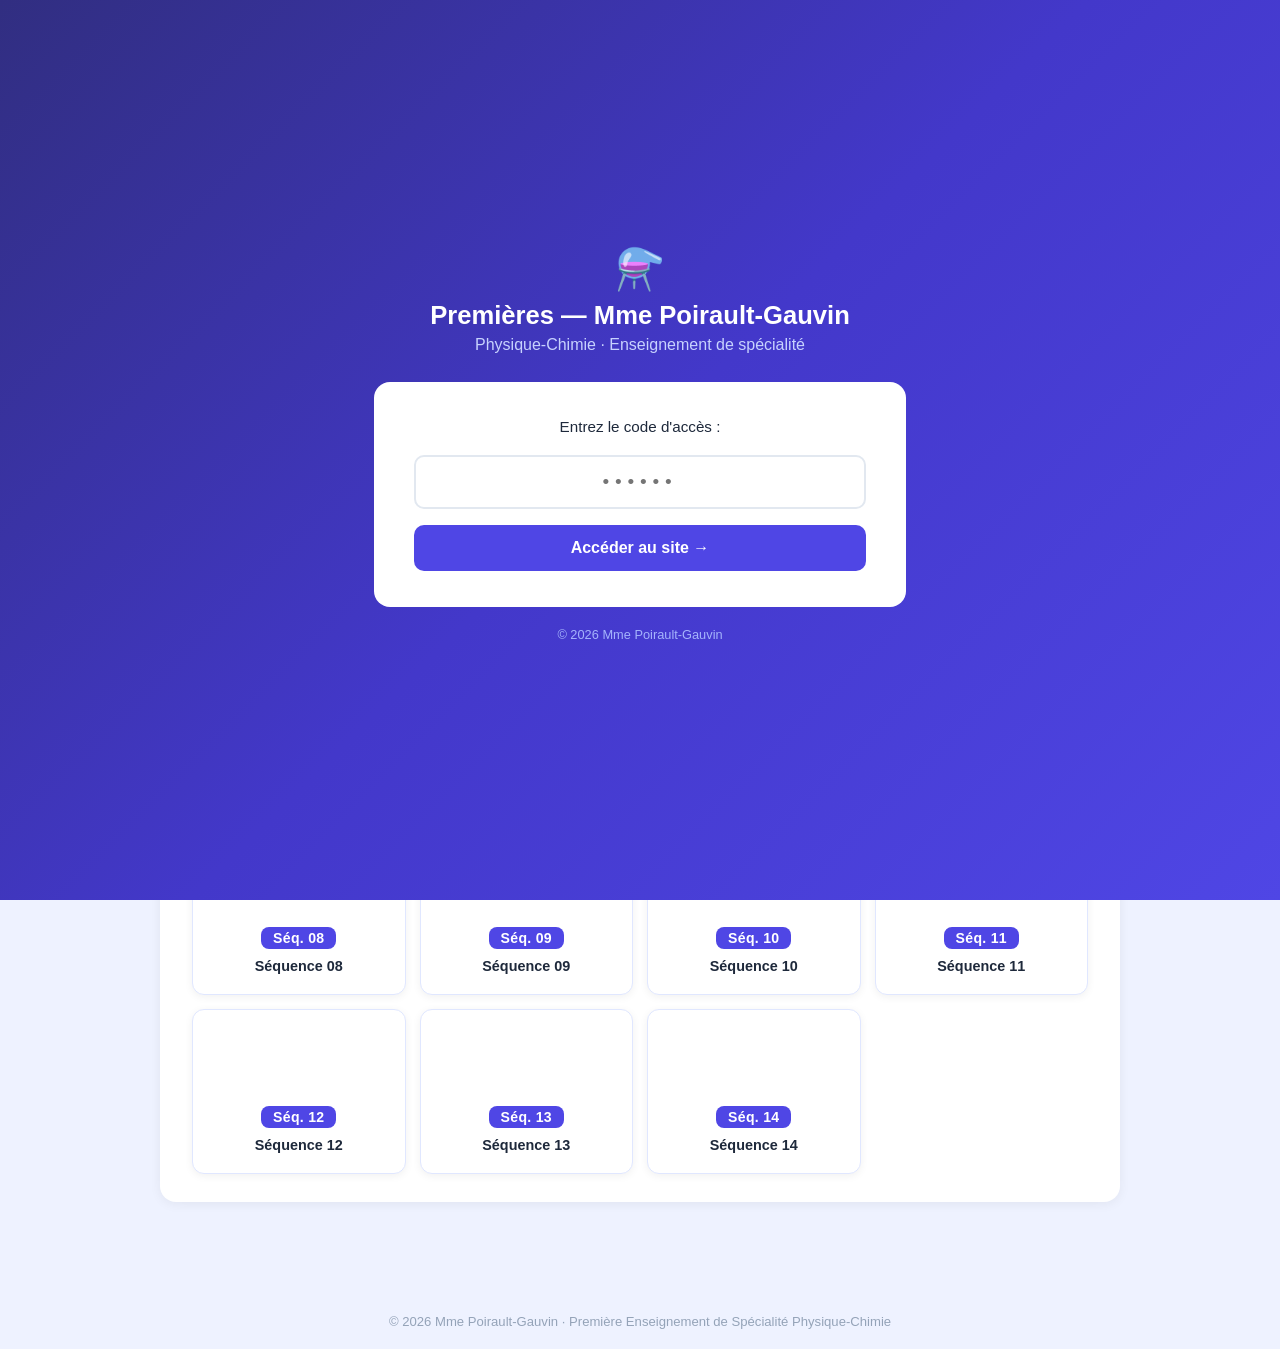
<file: index.html>
<!DOCTYPE html>
<html lang="fr">
<head>
  <meta charset="UTF-8">
  <meta name="viewport" content="width=device-width, initial-scale=1.0">
  <title>Première EDS Physique-Chimie — Mme Poirault-Gauvin</title>
  <link rel="stylesheet" href="css/styles.css">
  <link rel="stylesheet" href="css/pre-index.css">
</head>
<body>

  <!-- ══════════════════════════════════════
       OVERLAY AUTH
  ══════════════════════════════════════ -->
  <div id="auth-overlay">
    <div style="text-align:center;margin-bottom:28px;position:relative;z-index:2;">
      <div style="font-size:2.5rem;margin-bottom:8px;">⚗️</div>
      <h1 style="color:#fff;font-size:1.6rem;font-weight:700;margin:0 0 6px;">Premières — Mme Poirault-Gauvin</h1>
      <p style="color:#c7d2fe;font-size:1rem;margin:0;">Physique-Chimie · Enseignement de spécialité</p>
    </div>
    <div id="auth-card">
      <p style="color:#1e293b;margin:0 0 20px;font-size:0.95rem;">Entrez le code d'accès :</p>
      <input id="auth-input" type="password" placeholder="••••••"
        style="width:100%;box-sizing:border-box;padding:14px 18px;font-size:1.2rem;border-radius:10px;border:2px solid #e2e8f0;color:#0f172a;text-align:center;outline:none;letter-spacing:0.3em;margin-bottom:16px;"
        onkeydown="if(event.key==='Enter') verifierCode()"
        oninput="document.getElementById('auth-error').style.display='none'">
      <button onclick="verifierCode()"
        style="width:100%;padding:14px;background:#4F46E5;color:white;font-size:1rem;font-weight:700;border:none;border-radius:10px;cursor:pointer;"
        onmouseover="this.style.background='#4338ca'" onmouseout="this.style.background='#4F46E5'">
        Accéder au site →
      </button>
      <p id="auth-error" style="color:#f87171;margin:12px 0 0;font-size:0.9rem;display:none;">Code incorrect, réessayez.</p>
    </div>
    <p style="color:#a5b4fc;font-size:0.8rem;margin-top:20px;position:relative;z-index:2;">© 2026 Mme Poirault-Gauvin</p>
  </div>

  <script>
    const CODE_ACCES = "best";
    function verifierCode() {
      const input = document.getElementById('auth-input').value.trim();
      if (input === CODE_ACCES) {
        document.getElementById('auth-overlay').style.display = 'none';
        sessionStorage.setItem('auth', 'ok');
      } else {
        document.getElementById('auth-error').style.display = 'block';
        document.getElementById('auth-input').value = '';
        const inp = document.getElementById('auth-input');
        inp.style.borderColor = '#f87171';
        setTimeout(() => inp.style.borderColor = '#e2e8f0', 1000);
      }
    }
    if (sessionStorage.getItem('auth') === 'ok') {
      document.getElementById('auth-overlay').style.display = 'none';
    }
  </script>


  <!-- ══════════════════════════════════════
       HERO
  ══════════════════════════════════════ -->
  <header class="pre-hero">
    <div class="pre-hero-content">
      <div class="pre-hero-title">Première — Enseignement de spécialité Physique-Chimie</div>
      <div class="pre-hero-sub">Cours · Animations · Flashcards · Quiz · Escape games</div>
      <div class="pre-hero-badge">Mme Poirault-Gauvin</div>
    </div>
  </header>


  <!-- ══════════════════════════════════════
       NAVIGATION
  ══════════════════════════════════════ -->
  <nav class="pre-nav">
    <button id="btn-retour" class="pre-nav-btn-back" style="display:none;" onclick="afficherAccueil()">
      ← Retour à l'accueil
    </button>

    <!-- Menu Ressources -->
    <div id="res-wrapper" style="position:relative;display:inline-block;">
      <button class="pre-res-btn" onclick="toggleRessourcesMenu()">
        📚 Ressources ▾
      </button>
      <ul id="res-dropdown" class="pre-res-dropdown">
        <li>
          <a href="https://labolycee.org/menu-geographique-0" target="_blank">
            <span style="font-size:1.2rem;">📝</span> Annales (Labolycée)
          </a>
        </li>
        <li>
          <a href="https://phet.colorado.edu/fr/" target="_blank">
            <span style="font-size:1.2rem;">🔬</span> Simulations PhET
          </a>
        </li>
      </ul>
    </div>
  </nav>


  <!-- ══════════════════════════════════════
       CONTENU PRINCIPAL
  ══════════════════════════════════════ -->
  <main class="pre-content">

    <!-- ── Bloc bienvenue ── -->
    <div id="bloc-bienvenue" class="pre-welcome">
      <h2>👋 Bienvenue !</h2>
      <p>Ce site regroupe animations interactives, cours, quiz et ressources pour les élèves de
         <strong>Première Enseignement de Spécialité Physique-Chimie</strong>.<br>
         Cliquez sur une séquence pour accéder aux ressources.</p>

      <!-- Grille des pastilles (injectée par JS) -->
      <div class="pre-seq-grid" id="pre-seq-grid"></div>
    </div>

    <!-- ── Panneaux séquences (contenu injecté par pre-panels.js) ── -->
    <div id="premiere-seq-0" class="pre-panel"></div>
    <div id="premiere-seq-1" class="pre-panel"></div>
    <div id="premiere-seq-2" class="pre-panel"></div>
    <div id="premiere-seq-3" class="pre-panel"></div>
    <div id="premiere-seq-4" class="pre-panel"></div>
    <div id="premiere-seq-5" class="pre-panel"></div>
    <div id="premiere-seq-6" class="pre-panel"></div>
    <div id="premiere-seq-7" class="pre-panel"></div>
    <div id="premiere-seq-8" class="pre-panel"></div>
    <div id="premiere-seq-9" class="pre-panel"></div>
    <div id="premiere-seq-10" class="pre-panel"></div>
    <div id="premiere-seq-11" class="pre-panel"></div>
    <div id="premiere-seq-12" class="pre-panel"></div>
    <div id="premiere-seq-13" class="pre-panel"></div>
    <div id="premiere-seq-14" class="pre-panel"></div>

  </main>

  <footer>© 2026 Mme Poirault-Gauvin · Première Enseignement de Spécialité Physique-Chimie</footer>


  <!-- ══════════════════════════════════════
       SCRIPTS
  ══════════════════════════════════════ -->
  <script src="js/pre-titres.js"></script>
  <script src="js/pre-icons.js"></script>
  <script src="js/pre-panels.js"></script>
  <script src="js/navigation.js"></script>

  <!-- Génération de la grille de pastilles -->
  <script>
    document.addEventListener('DOMContentLoaded', () => {

      const CARD_DATA = [];
      for (let n = 0; n <= 14; n++) {
        const num = n.toString().padStart(2, '0');
        CARD_DATA.push({ id: n, num: num, titre: PRE_TITRES[num] || ('Séquence ' + num), icone: 'seq' + num, soon: false });
      }

      const grid = document.getElementById('pre-seq-grid');
      grid.innerHTML = CARD_DATA.map(seq => `
        <a class="pre-seq-card${seq.soon ? ' pre-seq-soon' : ''}"
           onclick="${seq.soon ? 'return false;' : `showPremiereSeq(${seq.id}); return false;`}" href="#">
          <div class="pre-seq-icon">${getIconPre(seq.icone, 'card' + seq.id)}</div>
          <div class="pre-seq-badge">Séq. ${seq.num}</div>
          <div class="pre-seq-title">${seq.titre}</div>
          ${seq.soon ? '<div class="pre-seq-soon-label">à venir</div>' : ''}
        </a>`).join('');
    });
  </script>

</body>
</html>
</file>
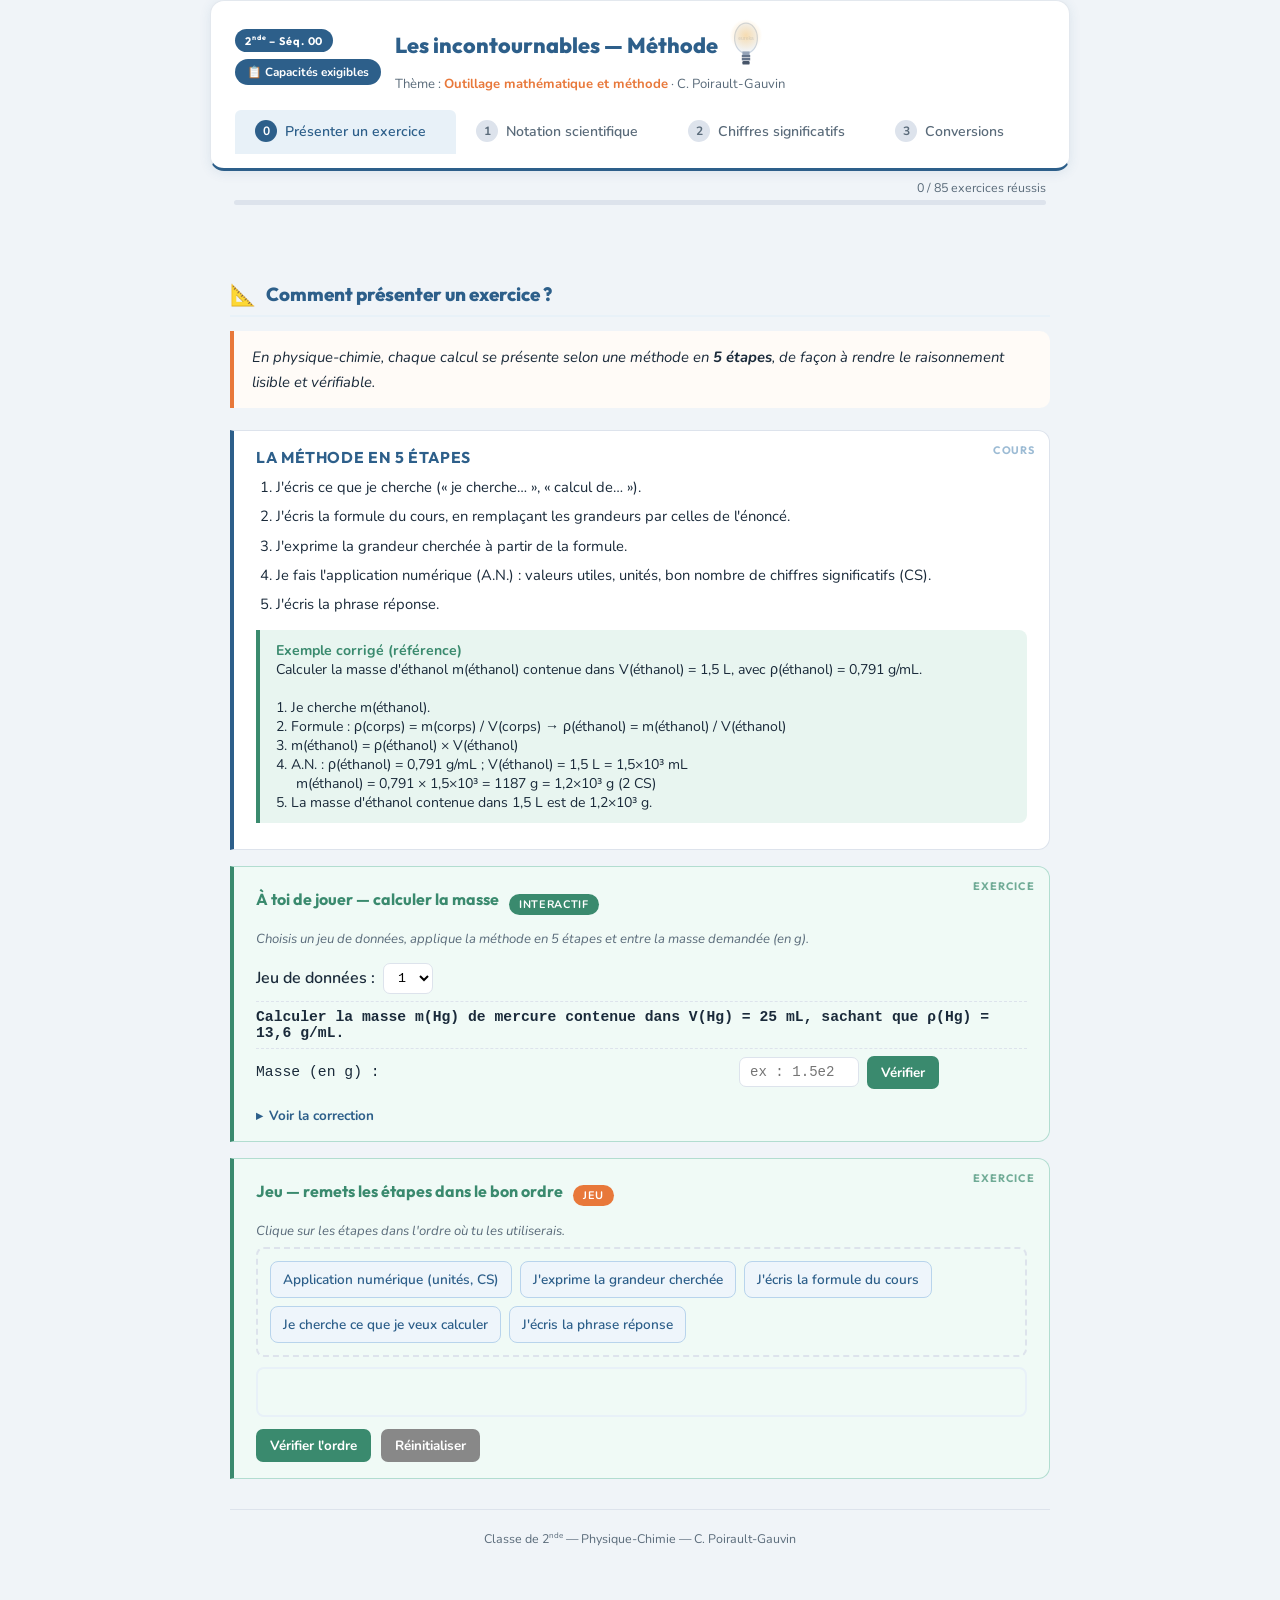
<file: seq00/sequence00_cours.html>
<!DOCTYPE html>
<html lang="fr">
<head>
<meta charset="UTF-8">
<meta name="viewport" content="width=device-width, initial-scale=1.0">
<title>Séquence 00 – Les incontournables – Méthode 2nde</title>
<link href="https://fonts.googleapis.com/css2?family=Nunito:wght@400;500;600;700&family=Outfit:wght@400;600;700;800&display=swap" rel="stylesheet">
<style>
  :root {
    --bleu: #2D5F8A;
    --bleu-clair: #E8F1F8;
    --bleu-moyen: #5B8FB9;
    --bleu-activite: #EEF5FB;
    --bleu-activite-bord: #B8D4EC;
    --orange: #E8783A;
    --orange-clair: #FDF0E8;
    --vert: #3A8A6E;
    --vert-clair: #E8F5F0;
    --vert-exo: #F0FAF6;
    --vert-exo-bord: #B2DDD0;
    --gris-fond: #F5F7FA;
    --gris-bord: #DDE3EC;
    --texte: #1A2A3A;
    --texte-léger: #5A6B7A;
    --blanc: #FFFFFF;
    --rouge: #C0392B;
    --rouge-clair: #FDEDEC;
    --violet: #7B4FA6;
    --violet-clair: #F3EDF9;
    --warn: #9a7b00;
    --mono: 'SFMono-Regular', Consolas, 'Liberation Mono', Menlo, monospace;
  }

  * { box-sizing: border-box; margin: 0; padding: 0; }

  body {
    font-family: 'Nunito', sans-serif;
    background: #F0F4F8;
    color: var(--texte);
    min-height: 100vh;
  }

  /* ── HEADER ── */
  .header {
    background: var(--blanc);
    border: 1px solid #E3E8EE;
    border-bottom: 3px solid var(--bleu);
    border-radius: 14px;
    padding: 18px 24px 14px;
    max-width: 860px;
    margin: 0 auto 24px;
    position: sticky;
    top: 0;
    z-index: 100;
    box-shadow: 0 2px 12px rgba(45,95,138,0.10);
  }
  .header-top {
    display: flex;
    align-items: center;
    gap: 14px;
    margin-bottom: 14px;
  }
  .header-left {
    display: flex;
    flex-direction: column;
    align-items: flex-start;
    gap: 7px;
    flex-shrink: 0;
    margin-top: 2px;
  }
  .header-badge {
    background: var(--bleu);
    color: white;
    font-family: 'Outfit', sans-serif;
    font-size: 11px;
    font-weight: 700;
    letter-spacing: 0.08em;
    padding: 4px 10px;
    border-radius: 20px;
    white-space: nowrap;
  }
  button.cap-toggle {
    background: var(--bleu);
    color: #fff;
    border: none;
    padding: 5px 12px;
    border-radius: 999px;
    font-family: 'Nunito', sans-serif;
    font-size: 0.74rem;
    font-weight: 700;
    cursor: pointer;
    white-space: nowrap;
  }
  button.cap-toggle:hover { background: #1e4466; }
  .cap-panel {
    display: none;
    margin: 0 0 14px;
    background: #fff;
    border: 1px solid #B8D4EC;
    border-radius: 12px;
    padding: 16px 20px;
    text-align: left;
    font-size: 0.88rem;
    color: var(--texte);
  }
  .cap-panel.open { display: block; }
  .cap-panel ul { margin: 0; padding-left: 1.3rem; }
  .cap-panel li { margin-bottom: 5px; line-height: 1.6; }
  .header-titles h1 {
    font-family: 'Outfit', sans-serif;
    font-size: 1.35rem;
    font-weight: 800;
    color: var(--bleu);
    line-height: 1.2;
  }
  .header-titles p {
    font-size: 0.82rem;
    color: var(--texte-léger);
    margin-top: 2px;
  }
  .header-titles p span {
    color: var(--orange);
    font-weight: 700;
  }

  /* ── ONGLETS ── */
  .tabs-nav {
    display: flex;
    gap: 0;
    overflow-x: auto;
    scrollbar-width: none;
  }
  .tabs-nav::-webkit-scrollbar { display: none; }

  .tab-btn {
    display: flex;
    align-items: center;
    gap: 8px;
    padding: 10px 20px 12px;
    border: none;
    background: transparent;
    font-family: 'Nunito', sans-serif;
    font-size: 0.88rem;
    font-weight: 600;
    color: var(--texte-léger);
    cursor: pointer;
    border-bottom: 3px solid transparent;
    transition: all 0.2s;
    white-space: nowrap;
    position: relative;
    bottom: -3px;
  }
  .tab-btn:hover { color: var(--bleu); }
  .tab-btn.active {
    color: var(--bleu);
    border-bottom-color: var(--bleu);
    background: var(--bleu-clair);
    border-radius: 6px 6px 0 0;
  }
  .tab-num {
    width: 22px; height: 22px;
    border-radius: 50%;
    background: var(--gris-bord);
    color: var(--texte-léger);
    font-size: 0.75rem;
    font-weight: 700;
    display: flex; align-items: center; justify-content: center;
    transition: all 0.2s;
    flex-shrink: 0;
  }
  .tab-btn.active .tab-num {
    background: var(--bleu);
    color: white;
  }
  .tab-badge {
    font-size: 0.72rem;
    font-weight: 700;
    color: var(--vert);
    margin-left: 2px;
  }
  .tab-btn.active .tab-badge { color: #2A6B52; }

  /* ── BARRE DE PROGRESSION ── */
  .progress-wrap {
    max-width: 860px;
    margin: -16px auto 20px;
    padding: 0 24px;
  }
  .progress-label {
    font-size: 0.78rem;
    color: var(--texte-léger);
    text-align: right;
    margin-bottom: 4px;
  }
  .progress-bar-wrap {
    height: 5px;
    background: var(--gris-bord);
    border-radius: 3px;
    overflow: hidden;
  }
  .progress-bar-fill {
    height: 100%;
    background: linear-gradient(90deg, var(--bleu), var(--orange));
    border-radius: 3px;
    transition: width 0.5s ease;
    width: 0%;
  }

  /* ── CONTENU ── */
  .main { max-width: 860px; margin: 0 auto; padding: 28px 20px 60px; }

  .tab-content { display: none; }
  .tab-content.active { display: block; animation: fadeIn 0.25s ease; }
  @keyframes fadeIn { from { opacity: 0; transform: translateY(6px); } to { opacity: 1; transform: translateY(0); } }

  /* ── COURS : fond blanc ── */
  .def-card {
    background: var(--blanc);
    border: 1.5px solid var(--gris-bord);
    border-left: 4px solid var(--bleu);
    border-radius: 0 12px 12px 0;
    padding: 16px 22px;
    margin-bottom: 16px;
    position: relative;
  }
  .def-card::before {
    content: 'COURS';
    position: absolute;
    top: 12px; right: 14px;
    font-family: 'Outfit', sans-serif;
    font-size: 0.68rem;
    font-weight: 700;
    letter-spacing: 0.08em;
    color: var(--bleu-moyen);
    opacity: 0.6;
  }
  .def-card h3 {
    font-family: 'Outfit', sans-serif;
    font-size: 0.98rem;
    font-weight: 700;
    color: var(--bleu);
    margin-bottom: 8px;
    text-transform: uppercase;
    letter-spacing: 0.04em;
  }
  .def-card p, .def-card ul, .def-card ol {
    font-size: 0.92rem;
    line-height: 1.65;
    color: var(--texte);
  }
  .def-card ul, .def-card ol { padding-left: 20px; }
  .def-card ul li, .def-card ol li { margin-bottom: 5px; }

  /* ── EXERCICE : fond vert très pâle ── */
  .exo-card {
    background: var(--vert-exo);
    border: 1.5px solid var(--vert-exo-bord);
    border-left: 4px solid var(--vert);
    border-radius: 0 12px 12px 0;
    padding: 16px 22px;
    margin-bottom: 16px;
    position: relative;
  }
  .exo-card::before {
    content: 'EXERCICE';
    position: absolute;
    top: 12px; right: 14px;
    font-family: 'Outfit', sans-serif;
    font-size: 0.68rem;
    font-weight: 700;
    letter-spacing: 0.08em;
    color: var(--vert);
    opacity: 0.7;
  }
  .exo-card h3 {
    font-family: 'Outfit', sans-serif;
    font-size: 1.0rem;
    font-weight: 700;
    color: var(--vert);
    margin-bottom: 10px;
  }

  /* ── Section title ── */
  .section-title {
    font-family: 'Outfit', sans-serif;
    font-size: 1.18rem;
    font-weight: 800;
    color: var(--bleu);
    margin: 28px 0 14px;
    display: flex;
    align-items: center;
    gap: 10px;
    padding-bottom: 8px;
    border-bottom: 2px solid var(--bleu-clair);
  }
  .section-title .icon { font-size: 1.3rem; }

  .intro-box {
    background: #FFFBF7;
    border-left: 4px solid var(--orange);
    border-radius: 0 10px 10px 0;
    padding: 14px 18px;
    margin-bottom: 22px;
    font-size: 0.93rem;
    line-height: 1.65;
    color: var(--texte);
    font-style: italic;
  }

  .formule-box {
    background: var(--orange-clair);
    border: 2px solid var(--orange);
    border-radius: 10px;
    padding: 14px 20px;
    margin: 14px 0;
    text-align: center;
    font-size: 1.1rem;
    font-weight: 700;
    color: var(--texte);
    font-family: var(--mono);
  }
  .formule-box .legend {
    font-size: 0.80rem;
    font-weight: 500;
    color: var(--texte-léger);
    margin-top: 6px;
    text-align: left;
    font-family: 'Nunito', sans-serif;
  }

  .exemple-box {
    background: var(--vert-clair);
    border-left: 4px solid var(--vert);
    border-radius: 0 8px 8px 0;
    padding: 11px 16px;
    margin: 10px 0;
    font-size: 0.88rem;
    color: var(--texte);
  }
  .exemple-box strong { color: var(--vert); }

  .remarque-box {
    background: var(--violet-clair);
    border-left: 4px solid var(--violet);
    border-radius: 0 8px 8px 0;
    padding: 11px 16px;
    margin: 10px 0;
    font-size: 0.88rem;
    color: var(--texte);
  }
  .remarque-box strong { color: var(--violet); }

  /* ── EXERCICES INTERACTIFS ── */
  .exo-header {
    display: flex;
    align-items: center;
    gap: 10px;
    margin: 6px 0 10px;
  }
  .exo-header h3 {
    font-family: 'Outfit', sans-serif;
    font-size: 1.0rem;
    font-weight: 700;
    color: var(--vert);
  }
  .exo-pill {
    font-size: 0.68rem;
    font-weight: 700;
    padding: 3px 10px;
    border-radius: 20px;
    letter-spacing: 0.06em;
    text-transform: uppercase;
    background: var(--vert);
    color: white;
  }
  .exo-pill.jeu { background: var(--orange); }

  .exo-item {
    display: flex;
    flex-wrap: wrap;
    align-items: center;
    gap: 8px;
    padding: 7px 0;
    border-bottom: 1px dashed var(--gris-bord);
  }
  .exo-item:last-of-type { border-bottom: none; }
  .exo-item .question {
    flex: 1 1 220px;
    font-family: var(--mono);
    font-size: 0.92rem;
    color: var(--texte);
  }
  .exo-item input[type="text"] {
    width: 120px;
    padding: 6px 10px;
    border: 1.5px solid var(--gris-bord);
    border-radius: 7px;
    font-family: var(--mono);
    font-size: 0.88rem;
    background: var(--blanc);
    transition: border-color 0.2s;
  }
  .exo-item input[type="text"]:focus { outline: none; border-color: var(--bleu); }

  .verif-btn {
    background: var(--vert);
    color: white;
    border: none;
    border-radius: 7px;
    padding: 7px 14px;
    font-family: 'Nunito', sans-serif;
    font-size: 0.84rem;
    font-weight: 700;
    cursor: pointer;
    transition: background 0.2s;
    white-space: nowrap;
  }
  .verif-btn:hover { background: #2A6B52; }
  .verif-btn.secondary { background: #888; }
  .verif-btn.secondary:hover { background: #666; }
  .verif-btn.orange { background: var(--orange); }
  .verif-btn.orange:hover { background: #C9622A; }

  .feedback { font-size: 0.85rem; font-weight: 700; min-width: 80px; }
  .feedback.ok { color: var(--vert); }
  .feedback.bad { color: var(--rouge); }
  .feedback.warn { color: var(--warn); }

  details.correction { margin-top: 10px; }
  details.correction summary {
    color: var(--bleu);
    cursor: pointer;
    font-size: 0.84rem;
    font-weight: 700;
    list-style: none;
    display: flex;
    align-items: center;
    gap: 6px;
  }
  details.correction summary::before { content: "▸ "; }
  details.correction[open] summary::before { content: "▾ "; }
  details.correction .corr-content {
    background: var(--vert-clair);
    border: 1px solid var(--vert-exo-bord);
    border-radius: 8px;
    padding: 12px 16px;
    margin-top: 8px;
    font-size: 0.88rem;
    line-height: 1.7;
  }

  /* ── TABLEAUX ── */
  table.rule { width: 100%; border-collapse: collapse; margin: 10px 0; }
  table.rule td { padding: 5px 8px; font-family: var(--mono); font-size: 0.88rem; color: var(--texte); }

  table.prefix {
    width: 100%; border-collapse: collapse; font-size: 0.78rem; margin: 12px 0;
    display: block; overflow-x: auto; white-space: nowrap;
    border-radius: 8px; overflow: hidden;
  }
  table.prefix th, table.prefix td {
    border: 1px solid var(--gris-bord);
    padding: 5px 7px; text-align: center;
  }
  table.prefix th { background: var(--bleu); color: white; font-family: 'Outfit', sans-serif; font-size: 0.75rem; }

  table.synth {
    width: 100%; border-collapse: collapse; font-size: 0.85rem; margin: 12px 0;
    background: var(--blanc);
    border-radius: 10px; overflow: hidden;
    box-shadow: 0 1px 6px rgba(0,0,0,0.06);
  }
  table.synth th {
    background: var(--bleu); color: white;
    padding: 9px 10px; text-align: center;
    font-family: 'Outfit', sans-serif; font-size: 0.80rem; font-weight: 700;
  }
  table.synth td { border-bottom: 1px solid var(--gris-bord); padding: 6px 8px; text-align: center; }
  table.synth tr:last-child td { border-bottom: none; }
  table.synth tr:nth-child(even) td { background: var(--gris-fond); }
  table.synth input {
    width: 90px; padding: 4px 6px;
    border: 1.5px solid var(--gris-bord); border-radius: 5px;
    font-family: var(--mono); font-size: 0.83rem; text-align: center;
    background: var(--blanc);
  }
  table.synth input:focus { outline: none; border-color: var(--bleu); }

  .note {
    font-size: 0.82rem;
    color: var(--texte-léger);
    font-style: italic;
    margin: 6px 0;
    line-height: 1.55;
  }

  hr.sep { border: none; border-top: 2px solid var(--bleu-clair); margin: 28px 0; }

  /* ── SVG / DEMOS ── */
  .sci-track {
    position: relative;
    font-family: var(--mono);
    font-size: 1.5rem;
    letter-spacing: 1px;
    background: var(--orange-clair);
    border: 1.5px solid var(--orange);
    padding: 14px 18px;
    border-radius: 10px;
    display: inline-block;
    cursor: crosshair;
    margin: 10px 0;
  }
  .sci-digits { white-space: pre; }
  .sci-digits .lead0 { color: #c9c2b4; }
  .sci-point { position: absolute; top: 13px; font-weight: 700; color: var(--orange); transition: left .9s ease; left: 0ch; }
  .sci-exp { margin-top: 10px; font-size: 1.1rem; font-family: var(--mono); color: var(--bleu); font-weight: 700; }

  .cs-game {
    font-family: var(--mono); font-size: 1.7rem; letter-spacing: 2px;
    padding: 14px 18px;
    background: var(--bleu-activite);
    border: 1.5px solid var(--bleu-activite-bord);
    border-radius: 10px;
    display: inline-block;
    margin: 10px 0;
  }
  .cs-digit { cursor: pointer; padding: 0 3px; border-radius: 5px; transition: .12s; }
  .cs-digit.selected { background: var(--bleu); color: #fff; }
  .cs-digit.ok { outline: 2px solid var(--vert); }
  .cs-digit.bad { outline: 2px solid var(--rouge); }
  .cs-comma { padding: 0 3px; }

  /* Ascenseur */
  .elevator-row { display: flex; gap: 10px; flex-wrap: wrap; align-items: center; margin: 10px 0; }
  .elevator-row select {
    padding: 7px 10px; border: 1.5px solid var(--gris-bord);
    border-radius: 7px; font-family: var(--mono);
    background: var(--blanc); font-size: 0.88rem;
  }
  .elevator-row input[type="text"] {
    width: 150px; padding: 7px 10px;
    border: 1.5px solid var(--gris-bord); border-radius: 7px;
    font-family: var(--mono); font-size: 0.88rem; background: var(--blanc);
  }
  .elevator-shaft {
    position: relative; width: 240px; height: 330px;
    margin: 16px auto 8px;
    background: linear-gradient(#EEF5FB, #fff);
    border: 2px solid var(--bleu); border-radius: 10px; overflow: hidden;
    box-shadow: 0 2px 10px rgba(45,95,138,0.12);
  }
  .elevator-floor {
    position: absolute; left: 0; right: 0;
    border-top: 1px dashed var(--gris-bord);
    font-size: 0.72rem; padding-left: 8px;
    color: var(--texte-léger); display: flex; align-items: center;
    font-family: var(--mono);
  }
  .elevator-floor.start-floor { background: rgba(45,95,138,0.12); color: var(--bleu); font-weight: 700; }
  .elevator-floor.end-floor { background: rgba(232,120,58,0.15); color: var(--orange); font-weight: 700; }
  .elevator-car {
    position: absolute; right: 10px; width: 44px; height: 24px;
    background: var(--bleu); border-radius: 5px;
    transition: top 1.1s ease; box-shadow: 0 2px 6px rgba(0,0,0,.2);
  }

  /* Frise ordres de grandeur */
  .frise-wrap { display: flex; gap: 6px; overflow-x: auto; padding: 10px 2px; }
  .frise-slot {
    flex: 0 0 92px; min-height: 96px;
    border: 2px dashed var(--gris-bord); border-radius: 8px;
    text-align: center; padding: 6px 4px;
    font-size: 0.75rem; display: flex; flex-direction: column; justify-content: space-between;
  }
  .frise-slot .exp-label { font-weight: 700; color: var(--bleu); font-family: var(--mono); font-size: 0.80rem; }
  .frise-slot .obj-zone {
    min-height: 44px; border-radius: 6px;
    background: var(--gris-fond); display: flex; align-items: center;
    justify-content: center; cursor: pointer; padding: 3px;
    font-size: 0.75rem; color: var(--texte);
    border: 1px dashed var(--gris-bord);
  }
  .frise-slot.ok { border-color: var(--vert); background: var(--vert-exo); }
  .frise-slot.bad { border-color: var(--rouge); background: var(--rouge-clair); }
  .frise-pool { display: flex; flex-wrap: wrap; gap: 8px; margin-top: 14px; padding: 10px; border: 2px dashed var(--gris-bord); border-radius: 8px; min-height: 50px; }
  .frise-chip {
    background: var(--bleu-activite); border: 1.5px solid var(--bleu-activite-bord);
    color: var(--bleu); padding: 6px 11px; border-radius: 20px;
    cursor: pointer; font-size: 0.80rem; font-weight: 600;
    transition: background 0.15s;
  }
  .frise-chip.selected { background: var(--bleu); color: #fff; border-color: var(--bleu); }

  /* Balance arrondi */
  .seesaw-wrap { position: relative; width: 230px; height: 95px; margin: 18px auto 6px; }
  .seesaw-base {
    position: absolute; top: 37px; left: 99px; width: 0; height: 0;
    border-left: 16px solid transparent; border-right: 16px solid transparent;
    border-bottom: 30px solid var(--bleu-moyen);
  }
  .seesaw-bar {
    position: absolute; top: 28px; left: 10px; width: 210px; height: 9px;
    background: var(--bleu); border-radius: 5px;
    transform-origin: center; transition: transform .6s ease;
  }
  .seesaw-labels {
    position: absolute; top: 74px; left: 0; width: 230px;
    display: flex; justify-content: space-between; font-size: 0.78rem; color: var(--texte-léger);
  }

  /* Cible incertitude */
  .target-wrap { text-align: center; }
  .target-wrap input[type="range"] { width: 220px; vertical-align: middle; accent-color: var(--bleu); }

  /* Jeu étapes */
  .step-pool { display: flex; flex-wrap: wrap; gap: 8px; padding: 12px; border: 2px dashed var(--gris-bord); border-radius: 8px; min-height: 50px; }
  .step-chip {
    background: var(--bleu-activite); border: 1.5px solid var(--bleu-activite-bord);
    color: var(--bleu); padding: 8px 12px; border-radius: 8px;
    cursor: pointer; font-size: 0.85rem; font-weight: 600;
    transition: transform .12s, background .15s;
  }
  .step-chip:hover { transform: scale(1.03); background: var(--bleu-clair); }
  .step-sequence { display: flex; flex-wrap: wrap; gap: 8px; padding: 12px; margin-top: 10px; border: 2px solid var(--bleu-clair); border-radius: 8px; min-height: 50px; }
  .step-slot {
    background: var(--blanc); border: 1.5px solid var(--gris-bord);
    padding: 8px 12px; border-radius: 8px; font-size: 0.85rem;
  }
  .step-slot .num { font-weight: 700; color: var(--bleu); margin-right: 6px; }
  .step-slot.ok { border-color: var(--vert); background: var(--vert-exo); }
  .step-slot.bad { border-color: var(--rouge); background: var(--rouge-clair); }

  /* Confettis */
  .confetti-piece { position: fixed; top: -10px; width: 8px; height: 8px; border-radius: 2px; pointer-events: none; z-index: 999; opacity: 0.95; }
  @keyframes confettiFall { from { transform: translateY(0) rotate(0deg); opacity: 1; } to { transform: translateY(420px) rotate(380deg); opacity: 0; } }

  /* Ampoule (conservée) */
  .bulb-icon { display: inline-block; position: relative; width: 36px; height: 54px; flex-shrink: 0; }
  .bulb-svg { width: 100%; height: 100%; }
  .bulb-glow {
    position: absolute; top: 0; left: 50%; transform: translateX(-50%);
    width: 33px; height: 33px; border-radius: 50%;
    background: radial-gradient(circle, rgba(250,199,117,0.55) 0%, transparent 70%);
    animation: bulb-glow-pulse 2.6s ease-in-out infinite;
  }
  @keyframes bulb-glow-pulse { 0%, 100% { opacity: 0.15; transform: translateX(-50%) scale(0.85); } 50% { opacity: 1; transform: translateX(-50%) scale(1.15); } }
  .bulb-glass { fill: #f1f5f9; stroke: #cbd5e1; stroke-width: 2; animation: bulb-glass-blink 2.6s ease-in-out infinite; }
  @keyframes bulb-glass-blink { 0%, 100% { fill: #f1f5f9; stroke: #cbd5e1; } 50% { fill: #FFE9A8; stroke: #FAC775; } }
  .bulb-filament-text { font-family: Arial, sans-serif; font-weight: 700; font-size: 8px; text-anchor: middle; fill: #cbd5e1; animation: bulb-filament-blink 2.6s ease-in-out infinite; }
  @keyframes bulb-filament-blink { 0%, 100% { fill: #cbd5e1; } 50% { fill: #e8783a; } }
  .bulb-rays { stroke: #FAC775; stroke-width: 3; stroke-linecap: round; opacity: 0; animation: bulb-rays-blink 2.6s ease-in-out infinite; }
  @keyframes bulb-rays-blink { 0%, 35%, 100% { opacity: 0; } 50% { opacity: 1; } }
  .bulb-base-cap { fill: #94a3b8; }
  .bulb-base-ring { fill: #64748b; }
  .bulb-base-tip { fill: #475569; }

  /* Footer */
  .footer-note {
    text-align: center; font-size: 0.78rem; color: var(--texte-léger);
    padding: 20px; border-top: 1px solid var(--gris-bord); margin-top: 30px;
  }

  sup { font-size: 0.65em; }
  sub { font-size: 0.65em; }

  @media (max-width: 600px) {
    .header { padding: 12px 16px 10px; }
    .header-titles h1 { font-size: 1.05rem; }
    .tab-btn { padding: 8px 12px 10px; font-size: 0.80rem; }
    .main { padding: 18px 12px 50px; }
  }
</style>
</head>
<body>

<div class="header">
  <div class="header-top">
    <div class="header-left">
      <div class="header-badge">2<sup>nde</sup> – Séq. 00</div>
      <button class="cap-toggle" id="capToggle">📋 Capacités exigibles</button>
    </div>
    <div class="header-titles">
      <div style="display:flex; align-items:center; gap:10px;">
        <h1>Les incontournables — Méthode</h1>
        <!-- Ampoule animée -->
        <div class="bulb-icon">
          <div class="bulb-glow"></div>
          <svg class="bulb-svg" viewBox="0 0 60 90" xmlns="http://www.w3.org/2000/svg">
            <g class="bulb-rays">
              <line x1="30" y1="2" x2="30" y2="8" />
              <line x1="6" y1="10" x2="13" y2="16" />
              <line x1="54" y1="10" x2="47" y2="16" />
              <line x1="0" y1="32" x2="8" y2="32" />
              <line x1="60" y1="32" x2="52" y2="32" />
            </g>
            <ellipse class="bulb-glass" cx="30" cy="32" rx="19" ry="25" />
            <text class="bulb-filament-text" x="30" y="35">eureka</text>
            <rect class="bulb-base-cap" x="24" y="54" width="12" height="6" />
            <rect class="bulb-base-ring" x="23" y="60" width="14" height="4" />
            <rect class="bulb-base-ring" x="23" y="65" width="14" height="4" />
            <rect class="bulb-base-tip" x="24" y="70" width="12" height="6" rx="2" />
          </svg>
        </div>
      </div>
      <p>Thème : <span>Outillage mathématique et méthode</span> · C. Poirault-Gauvin</p>
    </div>
  </div>
  <nav class="tabs-nav" id="tabs-nav">
    <button class="tab-btn active" onclick="switchTab(0)">
      <span class="tab-num">0</span> Présenter un exercice <span class="tab-badge" id="badge-f0"></span>
    </button>
    <button class="tab-btn" onclick="switchTab(1)">
      <span class="tab-num">1</span> Notation scientifique <span class="tab-badge" id="badge-f1"></span>
    </button>
    <button class="tab-btn" onclick="switchTab(2)">
      <span class="tab-num">2</span> Chiffres significatifs <span class="tab-badge" id="badge-f2"></span>
    </button>
    <button class="tab-btn" onclick="switchTab(3)">
      <span class="tab-num">3</span> Conversions <span class="tab-badge" id="badge-f3"></span>
    </button>
    <button class="tab-btn" onclick="switchTab(4)">
      <span class="tab-num">4</span> Ordres de grandeur <span class="tab-badge" id="badge-f4"></span>
    </button>
    <button class="tab-btn" onclick="switchTab(5)">
      <span class="tab-num">5</span> Arrondi <span class="tab-badge" id="badge-f5"></span>
    </button>
    <button class="tab-btn" onclick="switchTab(6)">
      <span class="tab-num">6</span> Mesure & incertitude <span class="tab-badge" id="badge-f6"></span>
    </button>
  </nav>
  <div class="cap-panel" id="capPanel">
    <ul>
      <li>Exploiter une série de mesures indépendantes d'une grandeur physique : histogramme, moyenne et écart-type.</li>
      <li>Discuter de l'influence de l'instrument de mesure et du protocole.</li>
      <li>Évaluer qualitativement la dispersion d'une série de mesures indépendantes.</li>
      <li><strong>Capacité numérique</strong> : Représenter l'histogramme associé à une série de mesures à l'aide d'un tableur.</li>
      <li>Expliquer qualitativement la signification d'une incertitude-type et l'évaluer par une approche statistique.</li>
      <li>Écrire, avec un nombre adapté de chiffres significatifs, le résultat d'une mesure.</li>
      <li>Comparer qualitativement un résultat à une valeur de référence.</li>
    </ul>
  </div>
</div>

<div class="progress-wrap">
  <div class="progress-label" id="progress-label">0 / 0 exercices réussis</div>
  <div class="progress-bar-wrap"><div class="progress-bar-fill" id="progress-fill"></div></div>
</div>

<main class="main">

<!-- ══════ FICHE 0 ══════ -->
<div class="tab-content active" id="tab-0">
  <div class="section-title"><span class="icon">📐</span> Comment présenter un exercice ?</div>

  <div class="intro-box">
    En physique-chimie, chaque calcul se présente selon une méthode en <strong>5 étapes</strong>, de façon à rendre le raisonnement lisible et vérifiable.
  </div>

  <div class="def-card">
    <h3>La méthode en 5 étapes</h3>
    <ol>
      <li>J'écris ce que je cherche (« je cherche… », « calcul de… »).</li>
      <li>J'écris la formule du cours, en remplaçant les grandeurs par celles de l'énoncé.</li>
      <li>J'exprime la grandeur cherchée à partir de la formule.</li>
      <li>Je fais l'application numérique (A.N.) : valeurs utiles, unités, bon nombre de chiffres significatifs (CS).</li>
      <li>J'écris la phrase réponse.</li>
    </ol>

    <div class="exemple-box" style="margin-top:14px;">
      <strong>Exemple corrigé (référence)</strong><br>
      Calculer la masse d'éthanol m(éthanol) contenue dans V(éthanol) = 1,5 L, avec ρ(éthanol) = 0,791 g/mL.<br><br>
      1. Je cherche m(éthanol).<br>
      2. Formule : ρ(corps) = m(corps) / V(corps) → ρ(éthanol) = m(éthanol) / V(éthanol)<br>
      3. m(éthanol) = ρ(éthanol) × V(éthanol)<br>
      4. A.N. : ρ(éthanol) = 0,791 g/mL ; V(éthanol) = 1,5 L = 1,5×10³ mL<br>
      &nbsp;&nbsp;&nbsp;&nbsp; m(éthanol) = 0,791 × 1,5×10³ = 1187 g = 1,2×10³ g (2 CS)<br>
      5. La masse d'éthanol contenue dans 1,5 L est de 1,2×10³ g.
    </div>
  </div>

  <div class="exo-card">
    <div class="exo-header">
      <h3>À toi de jouer — calculer la masse</h3>
      <span class="exo-pill">INTERACTIF</span>
    </div>
    <p class="note">Choisis un jeu de données, applique la méthode en 5 étapes et entre la masse demandée (en g).</p>
    <div class="exo-item">
      <label for="f0-select" style="font-weight:600; min-width:fit-content;">Jeu de données :</label>
      <select id="f0-select" onchange="loadF0()" style="padding:6px 10px; border:1.5px solid var(--gris-bord); border-radius:7px; font-family:var(--mono); background:var(--blanc);">
        <option value="0">1</option><option value="1">2</option><option value="2">3</option><option value="3">4</option>
      </select>
    </div>
    <div class="exo-item"><div class="question" id="f0-question" style="font-weight:600; flex:1 1 100%;"></div></div>
    <div class="exo-item">
      <span class="question">Masse (en g) :</span>
      <input type="text" id="in-f0v" placeholder="ex : 1.5e2">
      <button class="verif-btn" onclick="verifF0()">Vérifier</button>
      <span class="feedback" id="fb-f0"></span>
    </div>
    <details class="correction">
      <summary>Voir la correction</summary>
      <div class="corr-content" id="corr-f0"></div>
    </details>
  </div>

  <div class="exo-card">
    <div class="exo-header">
      <h3>Jeu — remets les étapes dans le bon ordre</h3>
      <span class="exo-pill jeu">JEU</span>
    </div>
    <p class="note">Clique sur les étapes dans l'ordre où tu les utiliserais.</p>
    <div class="step-pool" id="step-pool"></div>
    <div class="step-sequence" id="step-sequence"></div>
    <div style="display:flex; gap:10px; margin-top:12px; flex-wrap:wrap;">
      <button class="verif-btn" onclick="checkSteps()">Vérifier l'ordre</button>
      <button class="verif-btn secondary" onclick="renderSteps()">Réinitialiser</button>
      <span class="feedback" id="fb-steps"></span>
    </div>
  </div>
</div>

<!-- ══════ FICHE 1 ══════ -->
<div class="tab-content" id="tab-1">
  <div class="section-title"><span class="icon">🔢</span> Notation scientifique</div>

  <div class="def-card">
    <h3>Définition</h3>
    <p>Mettre un nombre en notation scientifique, c'est l'écrire sous la forme :</p>
    <div class="formule-box">
      a × 10<sup>n</sup> &nbsp; avec 1 ≤ a &lt; 10 et n entier relatif
      <div class="legend">Pour saisir une réponse dans les exercices : utilise la forme 5.4x10^6 (point pour la virgule).</div>
    </div>
  </div>

  <div class="def-card">
    <h3>Démo — déplace la virgule au survol</h3>
    <p class="note">Tape un nombre « normal » (ex : 458000 ou 0,0045), puis passe la souris (ou le doigt) sur les chiffres pour faire glisser la virgule.</p>
    <div class="exo-item" style="border:none; padding:4px 0;">
      <input type="text" id="sci-demo-input" placeholder="ex : 458000" value="458000" oninput="renderSciDigits()"
        style="width:160px; padding:7px 10px; border:1.5px solid var(--gris-bord); border-radius:7px; font-family:var(--mono);">
      <button class="verif-btn secondary" onclick="renderSciDigits()">Réinitialiser</button>
    </div>
    <div class="sci-track" id="sci-demo-display" style="display:none;" onmousemove="moveComma(event)" ontouchmove="moveComma(event)">
      <span class="sci-digits" id="sci-digits"></span><span class="sci-point" id="sci-point">,</span>
    </div>
    <div class="sci-exp" id="sci-demo-exp" style="display:none;">× 10<sup><span id="sci-exp-val">0</span></sup></div>
  </div>

  <div class="exo-card">
    <div class="exo-header">
      <h3>Exercice — Mettre en notation scientifique</h3>
      <span class="exo-pill">INTERACTIF</span>
    </div>
    <div class="exo-item"><div class="question">a) 5 986 000 =</div><input type="text" id="in-f1-a"><button class="verif-btn" onclick="verif('f1-a', 5.986e6)">Vérifier</button><span class="feedback" id="fb-f1-a"></span></div>
    <div class="exo-item"><div class="question">b) 3290,65 =</div><input type="text" id="in-f1-b"><button class="verif-btn" onclick="verif('f1-b', 3.29065e3)">Vérifier</button><span class="feedback" id="fb-f1-b"></span></div>
    <div class="exo-item"><div class="question">c) 0,045 =</div><input type="text" id="in-f1-c"><button class="verif-btn" onclick="verif('f1-c', 4.5e-2)">Vérifier</button><span class="feedback" id="fb-f1-c"></span></div>
    <div class="exo-item"><div class="question">d) 0,0000000005 =</div><input type="text" id="in-f1-d"><button class="verif-btn" onclick="verif('f1-d', 5e-10)">Vérifier</button><span class="feedback" id="fb-f1-d"></span></div>
    <div class="exo-item"><div class="question">e) 0,00870059 =</div><input type="text" id="in-f1-e"><button class="verif-btn" onclick="verif('f1-e', 8.70059e-3)">Vérifier</button><span class="feedback" id="fb-f1-e"></span></div>
    <div class="exo-item"><div class="question">f) 342,19 =</div><input type="text" id="in-f1-f"><button class="verif-btn" onclick="verif('f1-f', 3.4219e2)">Vérifier</button><span class="feedback" id="fb-f1-f"></span></div>
    <div class="exo-item"><div class="question">g) 0,0000567 =</div><input type="text" id="in-f1-g"><button class="verif-btn" onclick="verif('f1-g', 5.67e-5)">Vérifier</button><span class="feedback" id="fb-f1-g"></span></div>
    <details class="correction">
      <summary>Voir la correction</summary>
      <div class="corr-content">
        a) 5,986×10⁶ &nbsp; b) 3,29065×10³ &nbsp; c) 4,5×10⁻² &nbsp; d) 5×10⁻¹⁰ &nbsp; e) 8,70059×10⁻³ &nbsp; f) 3,4219×10² &nbsp; g) 5,67×10⁻⁵
      </div>
    </details>
  </div>
</div>

<!-- ══════ FICHE 2 ══════ -->
<div class="tab-content" id="tab-2">
  <div class="section-title"><span class="icon">🔬</span> Chiffres significatifs (CS)</div>

  <div class="def-card">
    <h3>Règles pour compter les CS</h3>
    <ul>
      <li>Tous les chiffres non nuls sont significatifs.</li>
      <li>Les « 0 » à gauche du premier chiffre non nul ne sont <strong>pas</strong> significatifs.</li>
      <li>Les « 0 » encadrés par des chiffres non nuls, ou situés après la virgule à la fin d'un nombre, sont significatifs.</li>
      <li>En notation scientifique, tous les chiffres du facteur a sont significatifs.</li>
      <li>Les nombres entiers exacts d'une formule (ex : le ½ de E<sub>c</sub> = ½mv²) ne comptent pas.</li>
    </ul>
  </div>

  <div class="exo-card">
    <div class="exo-header">
      <h3>Exercice — Combien de CS ?</h3>
      <span class="exo-pill">INTERACTIF</span>
    </div>
    <div class="exo-item"><div class="question">1542,3 m →</div><input type="text" id="in-f2-1"><button class="verif-btn" onclick="verifInt('f2-1', 5)">Vérifier</button><span class="feedback" id="fb-f2-1"></span></div>
    <div class="exo-item"><div class="question">15,423 hm →</div><input type="text" id="in-f2-2"><button class="verif-btn" onclick="verifInt('f2-2', 5)">Vérifier</button><span class="feedback" id="fb-f2-2"></span></div>
    <div class="exo-item"><div class="question">0,35 g →</div><input type="text" id="in-f2-3"><button class="verif-btn" onclick="verifInt('f2-3', 2)">Vérifier</button><span class="feedback" id="fb-f2-3"></span></div>
    <div class="exo-item"><div class="question">0,008 g →</div><input type="text" id="in-f2-4"><button class="verif-btn" onclick="verifInt('f2-4', 1)">Vérifier</button><span class="feedback" id="fb-f2-4"></span></div>
    <div class="exo-item"><div class="question">5,60 L →</div><input type="text" id="in-f2-5"><button class="verif-btn" onclick="verifInt('f2-5', 3)">Vérifier</button><span class="feedback" id="fb-f2-5"></span></div>
    <div class="exo-item"><div class="question">0,250 mL →</div><input type="text" id="in-f2-6"><button class="verif-btn" onclick="verifInt('f2-6', 3)">Vérifier</button><span class="feedback" id="fb-f2-6"></span></div>
    <div class="exo-item"><div class="question">4,0068 m³ →</div><input type="text" id="in-f2-7"><button class="verif-btn" onclick="verifInt('f2-7', 5)">Vérifier</button><span class="feedback" id="fb-f2-7"></span></div>
    <div class="exo-item"><div class="question">4,007 km →</div><input type="text" id="in-f2-8"><button class="verif-btn" onclick="verifInt('f2-8', 4)">Vérifier</button><span class="feedback" id="fb-f2-8"></span></div>
    <div class="exo-item"><div class="question">3,25×10⁻² m →</div><input type="text" id="in-f2-9"><button class="verif-btn" onclick="verifInt('f2-9', 3)">Vérifier</button><span class="feedback" id="fb-f2-9"></span></div>
    <div class="exo-item"><div class="question">2,025×10⁵ m →</div><input type="text" id="in-f2-10"><button class="verif-btn" onclick="verifInt('f2-10', 4)">Vérifier</button><span class="feedback" id="fb-f2-10"></span></div>
    <details class="correction">
      <summary>Voir la correction</summary>
      <div class="corr-content">5 / 5 / 2 / 1 / 3 / 3 / 5 / 4 / 3 / 4 chiffres significatifs.</div>
    </details>

    <div class="exo-header" style="margin-top:22px;">
      <h3>Jeu — la loupe à chiffres significatifs</h3>
      <span class="exo-pill jeu">JEU</span>
    </div>
    <p class="note">Clique sur chaque chiffre pour le déclarer significatif (fond bleu), puis vérifie.</p>
    <div class="cs-game" id="cs-game-display"></div>
    <div style="display:flex; gap:10px; margin-top:10px; flex-wrap:wrap;">
      <button class="verif-btn" onclick="checkCS()">Vérifier</button>
      <button class="verif-btn secondary" onclick="nextCS()">Exemple suivant</button>
      <span class="feedback" id="fb-cs-game"></span>
    </div>
  </div>

  <div class="def-card">
    <h3>CS du résultat d'un calcul</h3>
    <p><strong>Multiplication / division :</strong> le résultat a le même nombre de CS que le terme qui en a le moins.</p>
    <p style="margin-top:6px;"><strong>Addition / soustraction :</strong> le résultat a autant de décimales que le terme qui en a le moins (même unité, même puissance de 10).</p>
    <p class="note" style="margin-top:6px;">Lors d'un calcul à plusieurs étapes, les résultats intermédiaires ne sont pas arrondis.</p>
    <div class="exemple-box" style="margin-top:10px;">
      <strong>Exemple (addition) :</strong><br>
      100,51 g + 3,865 g + 4,41 g = 108,785 g → 108,79 g (2 décimales, minimum parmi les termes).<br>
      1,1037×10² m + 1,3 m = 1,1037×10² m + 0,013×10² m = 1,1167×10² m → 1,117×10² m (4 CS).
    </div>
  </div>

  <div class="exo-card">
    <div class="exo-header">
      <h3>Exercice — Multiplication / division</h3>
      <span class="exo-pill">INTERACTIF</span>
    </div>
    <div class="exo-item"><div class="question">1,2 × 3 =</div><input type="text" id="in-f2-md1"><button class="verif-btn" onclick="verif('f2-md1', 4, 0.02)">Vérifier</button><span class="feedback" id="fb-f2-md1"></span></div>
    <div class="exo-item"><div class="question">3,4 × 2,15 =</div><input type="text" id="in-f2-md2"><button class="verif-btn" onclick="verif('f2-md2', 7.3, 0.02)">Vérifier</button><span class="feedback" id="fb-f2-md2"></span></div>
    <details class="correction">
      <summary>Voir la correction</summary>
      <div class="corr-content">
        1,2 × 3 = 3,6 → « 3 » n'a qu'1 CS → résultat à 1 CS : <strong>4</strong>.<br>
        3,4 × 2,15 = 7,31 → 3,4 a 2 CS (le minimum) → résultat à 2 CS : <strong>7,3</strong>.
      </div>
    </details>

    <div class="exo-header" style="margin-top:22px;">
      <h3>Exercice — Calculs en notation scientifique</h3>
    </div>
    <div class="exo-item"><div class="question">a) (3,71×10² × 5,4) / (1,7×10⁻²) =</div><input type="text" id="in-f2-a"><button class="verif-btn" onclick="verif('f2-a', 1.2e5, 0.02)">Vérifier</button><span class="feedback" id="fb-f2-a"></span></div>
    <div class="exo-item"><div class="question">b) (4,00×10⁵ × 5,44×10⁻⁴) / (9,30×10⁻⁷) =</div><input type="text" id="in-f2-b"><button class="verif-btn" onclick="verif('f2-b', 2.34e8, 0.02)">Vérifier</button><span class="feedback" id="fb-f2-b"></span></div>
    <div class="exo-item"><div class="question">c) 1,68×10⁻⁶ × 2,5×10⁵ × 77,7 =</div><input type="text" id="in-f2-c"><button class="verif-btn" onclick="verif('f2-c', 33, 0.03)">Vérifier</button><span class="feedback" id="fb-f2-c"></span></div>
    <details class="correction">
      <summary>Voir la correction</summary>
      <div class="corr-content">a) 1,2×10⁵ (2 CS) &nbsp; b) 2,34×10⁸ (3 CS) &nbsp; c) 33 ≈ 3,3×10¹ (2 CS)</div>
    </details>

    <div class="exo-header" style="margin-top:22px;">
      <h3>Exercice — Addition / soustraction</h3>
    </div>
    <div class="exo-item"><div class="question">2,3 m + 4,56 m =</div><input type="text" id="in-f2-as1"><button class="verif-btn" onclick="verif('f2-as1', 6.9, 0.02)">Vérifier</button><span class="feedback" id="fb-f2-as1"></span></div>
    <div class="exo-item"><div class="question">15,586 kg − 2,4 kg =</div><input type="text" id="in-f2-as2"><button class="verif-btn" onclick="verif('f2-as2', 13.2, 0.02)">Vérifier</button><span class="feedback" id="fb-f2-as2"></span></div>
    <details class="correction">
      <summary>Voir la correction</summary>
      <div class="corr-content">2,3 + 4,56 = 6,86 → 1 décimale : <strong>6,9 m</strong>. &nbsp; 15,586 − 2,4 = 13,186 → 1 décimale : <strong>13,2 kg</strong>.</div>
    </details>
  </div>
</div>

<!-- ══════ FICHE 3 ══════ -->
<div class="tab-content" id="tab-3">
  <div class="section-title"><span class="icon">⚖️</span> Conversions</div>

  <div class="def-card">
    <h3>Opérations sur les puissances de 10</h3>
    <table class="rule">
      <tr>
        <td>10<sup>a</sup> × 10<sup>b</sup> = 10<sup>a+b</sup></td>
        <td>10<sup>-a</sup> = 1/10<sup>a</sup></td>
        <td>10<sup>0</sup> = 1</td>
        <td>10<sup>a</sup> / 10<sup>b</sup> = 10<sup>a-b</sup></td>
      </tr>
    </table>
    <h3 style="margin-top:14px;">Tableau des préfixes</h3>
    <table class="prefix">
      <tr><th>Préfixe</th><th>yocto</th><th>zepto</th><th>atto</th><th>femto</th><th>pico</th><th>nano</th><th>micro</th><th>milli</th><th>centi</th><th>déci</th><th>—</th><th>déca</th><th>hecto</th><th>kilo</th><th>méga</th><th>giga</th><th>téra</th><th>péta</th><th>exa</th><th>zetta</th><th>yotta</th></tr>
      <tr><th>Symbole</th><td>y</td><td>z</td><td>a</td><td>f</td><td>p</td><td>n</td><td>µ</td><td>m</td><td>c</td><td>d</td><td>—</td><td>da</td><td>h</td><td>k</td><td>M</td><td>G</td><td>T</td><td>P</td><td>E</td><td>Z</td><td>Y</td></tr>
      <tr><th>Facteur</th><td>10⁻²⁴</td><td>10⁻²¹</td><td>10⁻¹⁸</td><td>10⁻¹⁵</td><td>10⁻¹²</td><td>10⁻⁹</td><td>10⁻⁶</td><td>10⁻³</td><td>10⁻²</td><td>10⁻¹</td><td>10⁰</td><td>10¹</td><td>10²</td><td>10³</td><td>10⁶</td><td>10⁹</td><td>10¹²</td><td>10¹⁵</td><td>10¹⁸</td><td>10²¹</td><td>10²⁴</td></tr>
    </table>
    <div class="exemple-box" style="margin-top:10px;">
      <strong>Méthode (produit en croix) :</strong><br>
      Convertir 12 µs en s : 1 µs ↔ 10⁻⁶ s donc 12 µs = 12×10⁻⁶ s = 1,2×10⁻⁵ s.
    </div>
    <p class="note">Pour saisir une réponse : utilise la forme 1.2e7 ou 1.2x10^7.</p>
  </div>

  <div class="exo-card">
    <div class="exo-header">
      <h3>Jeu — l'ascenseur des préfixes</h3>
      <span class="exo-pill jeu">JEU</span>
    </div>
    <p class="note">Choisis un étage de départ et un étage d'arrivée : l'ascenseur montre le trajet. Calcule combien d'unités d'arrivée correspondent à 1 unité de départ.</p>
    <div class="exemple-box">
      <strong>Exemple :</strong> Du kilomètre (km, 10³) au mètre (m, 10⁰), on descend de 3 étages : 1 km = 10³ m = 1000 m.
    </div>
    <div class="elevator-row">
      <label>Départ : <select id="elev-start" onchange="onElevatorChange()"></select></label>
      <label>Arrivée : <select id="elev-end" onchange="onElevatorChange()"></select></label>
    </div>
    <p id="elev-sentence" style="font-weight:700; font-family:var(--mono); font-size:1.05rem; margin:10px 0; color:var(--bleu);"></p>
    <div class="exo-item" style="border:none; padding:4px 0; gap:8px;">
      <input type="text" id="elev-guess" placeholder="ex : 1000 ou 1e3">
      <button class="verif-btn" onclick="checkElevator()">Vérifier</button>
      <span class="feedback" id="fb-elev"></span>
    </div>
    <div class="elevator-shaft" id="elevator-shaft">
      <div class="elevator-car" id="elevator-car"></div>
    </div>
  </div>

  <div class="exo-card">
    <div class="exo-header">
      <h3>Exercice — Convertir (résultat en notation scientifique)</h3>
      <span class="exo-pill">INTERACTIF</span>
    </div>
    <div class="exo-item"><div class="question">f = 12 MHz = ? Hz</div><input type="text" id="in-f3-1"><button class="verif-btn" onclick="verif('f3-1', 1.2e7)">Vérifier</button><span class="feedback" id="fb-f3-1"></span></div>
    <div class="exo-item"><div class="question">L = 0,008 mm = ? m</div><input type="text" id="in-f3-2"><button class="verif-btn" onclick="verif('f3-2', 8e-6)">Vérifier</button><span class="feedback" id="fb-f3-2"></span></div>
    <div class="exo-item"><div class="question">V = 4×10⁻⁴ L = ? mL</div><input type="text" id="in-f3-3"><button class="verif-btn" onclick="verif('f3-3', 0.4)">Vérifier</button><span class="feedback" id="fb-f3-3"></span></div>
    <div class="exo-item"><div class="question">L = 12 cm = ? m</div><input type="text" id="in-f3-4a"><button class="verif-btn" onclick="verif('f3-4a', 0.12)">Vérifier</button><span class="feedback" id="fb-f3-4a"></span></div>
    <div class="exo-item"><div class="question">L = 12 cm = ? km</div><input type="text" id="in-f3-4b"><button class="verif-btn" onclick="verif('f3-4b', 1.2e-4)">Vérifier</button><span class="feedback" id="fb-f3-4b"></span></div>
    <div class="exo-item"><div class="question">E = 154 GJ = ? J</div><input type="text" id="in-f3-5"><button class="verif-btn" onclick="verif('f3-5', 1.54e11)">Vérifier</button><span class="feedback" id="fb-f3-5"></span></div>
    <div class="exo-item"><div class="question">E = 1 230 000 J = ? MJ</div><input type="text" id="in-f3-6"><button class="verif-btn" onclick="verif('f3-6', 1.23)">Vérifier</button><span class="feedback" id="fb-f3-6"></span></div>
    <div class="exo-item"><div class="question">T = 0,1×10⁻² µs = ? s</div><input type="text" id="in-f3-7"><button class="verif-btn" onclick="verif('f3-7', 1e-9)">Vérifier</button><span class="feedback" id="fb-f3-7"></span></div>
    <div class="exo-item"><div class="question">T = 18×10⁻¹⁰ s = ? ps</div><input type="text" id="in-f3-8"><button class="verif-btn" onclick="verif('f3-8', 1.8e3)">Vérifier</button><span class="feedback" id="fb-f3-8"></span></div>
    <div class="exo-item"><div class="question">λ = 3,4×10⁻⁸ m = ? nm</div><input type="text" id="in-f3-9"><button class="verif-btn" onclick="verif('f3-9', 34)">Vérifier</button><span class="feedback" id="fb-f3-9"></span></div>
    <div class="exo-item"><div class="question">m = 12 000 g = ? kg</div><input type="text" id="in-f3-10"><button class="verif-btn" onclick="verif('f3-10', 12)">Vérifier</button><span class="feedback" id="fb-f3-10"></span></div>
    <div class="exo-item"><div class="question">m = 0,07 Tg = ? g</div><input type="text" id="in-f3-11"><button class="verif-btn" onclick="verif('f3-11', 7e10)">Vérifier</button><span class="feedback" id="fb-f3-11"></span></div>
    <div class="exo-item"><div class="question">t = 0,007 s = ? ms</div><input type="text" id="in-f3-12a"><button class="verif-btn" onclick="verif('f3-12a', 7)">Vérifier</button><span class="feedback" id="fb-f3-12a"></span></div>
    <div class="exo-item"><div class="question">t = 0,007 s = ? ns</div><input type="text" id="in-f3-12b"><button class="verif-btn" onclick="verif('f3-12b', 7e6)">Vérifier</button><span class="feedback" id="fb-f3-12b"></span></div>
    <div class="exo-item"><div class="question">f = 13×10¹⁴ Hz = ? GHz</div><input type="text" id="in-f3-13"><button class="verif-btn" onclick="verif('f3-13', 1.3e6)">Vérifier</button><span class="feedback" id="fb-f3-13"></span></div>
    <div class="exo-item"><div class="question">f = 19 670 Hz = ? MHz</div><input type="text" id="in-f3-14"><button class="verif-btn" onclick="verif('f3-14', 1.967e-2)">Vérifier</button><span class="feedback" id="fb-f3-14"></span></div>
    <div class="exo-item"><div class="question">T = 3,4×10⁻⁴ s = ? µs</div><input type="text" id="in-f3-15"><button class="verif-btn" onclick="verif('f3-15', 3.4e2)">Vérifier</button><span class="feedback" id="fb-f3-15"></span></div>
    <div class="exo-item"><div class="question">L = 9,5×10³ km = ? m</div><input type="text" id="in-f3-16a"><button class="verif-btn" onclick="verif('f3-16a', 9.5e6)">Vérifier</button><span class="feedback" id="fb-f3-16a"></span></div>
    <div class="exo-item"><div class="question">L = 9,5×10³ km = ? Mm</div><input type="text" id="in-f3-16b"><button class="verif-btn" onclick="verif('f3-16b', 9.5)">Vérifier</button><span class="feedback" id="fb-f3-16b"></span></div>
    <div class="exo-item"><div class="question">m = 9,5×10⁻⁷ g = ? mg</div><input type="text" id="in-f3-17"><button class="verif-btn" onclick="verif('f3-17', 9.5e-4)">Vérifier</button><span class="feedback" id="fb-f3-17"></span></div>
    <div class="exo-item"><div class="question">V = 0,08×10⁻³ L = ? µL</div><input type="text" id="in-f3-18"><button class="verif-btn" onclick="verif('f3-18', 80)">Vérifier</button><span class="feedback" id="fb-f3-18"></span></div>
    <details class="correction">
      <summary>Voir la correction complète</summary>
      <div class="corr-content">
        1,2×10⁷ Hz / 8×10⁻⁶ m / 0,4 mL / 0,12 m soit 1,2×10⁻⁴ km / 1,54×10¹¹ J / 1,23 MJ / 1×10⁻⁹ s /
        1,8×10³ ps / 34 nm / 12 kg / 7×10¹⁰ g / 7 ms soit 7×10⁶ ns / 1,3×10⁶ GHz / 1,967×10⁻² MHz /
        3,4×10² µs / 9,5×10⁶ m soit 9,5 Mm / 9,5×10⁻⁴ mg / 80 µL.
      </div>
    </details>
  </div>
</div>

<!-- ══════ FICHE 4 ══════ -->
<div class="tab-content" id="tab-4">
  <div class="section-title"><span class="icon">🌌</span> Ordres de grandeur</div>

  <div class="def-card">
    <h3>Définition</h3>
    <p>Donner l'ordre de grandeur d'un nombre, c'est prendre la puissance de 10 la plus proche : on met le nombre en notation scientifique a×10<sup>n</sup>, et <strong>si a &gt; 5</strong> on prend la puissance supérieure.</p>
    <div class="exemple-box" style="margin-top:10px;">
      <strong>Exemples :</strong><br>
      3400 = 3,4×10³ → ordre de grandeur : 10³<br>
      7,6×10⁻⁵ → a = 7,6 &gt; 5 → ordre de grandeur : 10⁻⁴
    </div>
    <p class="note">Dans les exercices, indique seulement l'exposant n (entier, éventuellement négatif).</p>
  </div>

  <div class="def-card">
    <h3>Vidéo — Puissances de 10</h3>
    <div style="position:relative; width:100%; padding-bottom:56.25%; border-radius:10px; overflow:hidden; border:1.5px solid var(--gris-bord); margin:10px 0;">
      <iframe src="https://www.youtube.com/embed/6WvTvGUiz9Q" title="Puissances de 10, l'Infiniment Grand, l'Infiniment Petit" allowfullscreen loading="lazy"
        style="position:absolute; top:0; left:0; width:100%; height:100%; border:0;"></iframe>
    </div>
    <p class="note" style="text-align:center;">Puissances de 10, l'Infiniment Grand, l'Infiniment Petit</p>
  </div>

  <div class="exo-card">
    <div class="exo-header">
      <h3>Jeu — la frise des ordres de grandeur</h3>
      <span class="exo-pill jeu">JEU</span>
    </div>
    <p class="note">Clique sur un objet puis sur la case 10<sup>n</sup> qui lui correspond.</p>
    <div class="frise-wrap" id="frise-wrap"></div>
    <div class="frise-pool" id="frise-pool"></div>
    <div style="display:flex; gap:10px; margin-top:12px; flex-wrap:wrap;">
      <button class="verif-btn" onclick="checkFrise()">Vérifier</button>
      <button class="verif-btn secondary" onclick="renderFrise()">Réinitialiser</button>
      <span class="feedback" id="fb-frise"></span>
    </div>
  </div>

  <div class="exo-card">
    <div class="exo-header">
      <h3>Exercice — Donner l'ordre de grandeur (exposant n de 10<sup>n</sup>)</h3>
      <span class="exo-pill">INTERACTIF</span>
    </div>
    <div class="exo-item"><div class="question">a) 5,4×10⁵ →</div><input type="text" id="in-f4-a"><button class="verif-btn" onclick="verifInt('f4-a', 6)">Vérifier</button><span class="feedback" id="fb-f4-a"></span></div>
    <div class="exo-item"><div class="question">b) 560,78 →</div><input type="text" id="in-f4-b"><button class="verif-btn" onclick="verifInt('f4-b', 3)">Vérifier</button><span class="feedback" id="fb-f4-b"></span></div>
    <div class="exo-item"><div class="question">c) 0,085 →</div><input type="text" id="in-f4-c"><button class="verif-btn" onclick="verifInt('f4-c', -1)">Vérifier</button><span class="feedback" id="fb-f4-c"></span></div>
    <div class="exo-item"><div class="question">d) 65,3×10⁻³ →</div><input type="text" id="in-f4-d"><button class="verif-btn" onclick="verifInt('f4-d', -1)">Vérifier</button><span class="feedback" id="fb-f4-d"></span></div>
    <div class="exo-item"><div class="question">e) 1,78×10⁻² →</div><input type="text" id="in-f4-e"><button class="verif-btn" onclick="verifInt('f4-e', -2)">Vérifier</button><span class="feedback" id="fb-f4-e"></span></div>
    <details class="correction">
      <summary>Voir la correction</summary>
      <div class="corr-content">a) 10⁶ &nbsp; b) 10³ &nbsp; c) 10⁻¹ &nbsp; d) 10⁻¹ &nbsp; e) 10⁻²</div>
    </details>

    <div class="exo-header" style="margin-top:22px;">
      <h3>Sans calculatrice — ordre de grandeur du résultat</h3>
    </div>
    <p class="note">Remplace chaque terme par son ordre de grandeur, puis calcule. Indique seulement l'exposant n.</p>
    <div class="exo-item"><div class="question">a) (3,71×10² × 5,4) / (5,76×10⁻²) →</div><input type="text" id="in-f4-ca"><button class="verif-btn" onclick="verifInt('f4-ca', 4)">Vérifier</button><span class="feedback" id="fb-f4-ca"></span></div>
    <div class="exo-item"><div class="question">b) 7,00×10⁵ × 2,44×10⁻⁴ →</div><input type="text" id="in-f4-cb"><button class="verif-btn" onclick="verifInt('f4-cb', 2)">Vérifier</button><span class="feedback" id="fb-f4-cb"></span></div>
    <div class="exo-item"><div class="question">c) (2,3×10²⁰ × 2,0×10¹²) / (5,1×10³²) →</div><input type="text" id="in-f4-cc"><button class="verif-btn" onclick="verifInt('f4-cc', -1)">Vérifier</button><span class="feedback" id="fb-f4-cc"></span></div>
    <div class="exo-item"><div class="question">d) (74×10⁻⁹ × 234) / (2,1×10⁻²) →</div><input type="text" id="in-f4-cd"><button class="verif-btn" onclick="verifInt('f4-cd', -3)">Vérifier</button><span class="feedback" id="fb-f4-cd"></span></div>
    <details class="correction">
      <summary>Voir la correction</summary>
      <div class="corr-content">
        a) 10²×10¹/10⁻¹ = 10⁴ &nbsp; b) 10⁶×10⁻⁴ = 10² &nbsp; c) (10²⁰×10¹²)/10³³ = 10⁻¹ &nbsp; d) (10⁻⁷×10²)/10⁻² = 10⁻³
      </div>
    </details>
  </div>

  <hr class="sep">

  <div class="def-card">
    <h3>Exercices de synthèse (fiches 1, 2 et 4)</h3>
    <p class="note">On considère qu'un zéro final écrit sans virgule n'est pas significatif, sauf indication contraire.</p>
  </div>

  <div class="exo-card">
    <div class="exo-header">
      <h3>Compléter le tableau</h3>
      <span class="exo-pill">INTERACTIF</span>
    </div>
    <table class="synth">
      <tr><th>Nombre</th><th>Écriture scientifique</th><th>CS</th><th>Ordre de grandeur (10<sup>n</sup>)</th><th>Vérif.</th></tr>
      <tr><td>72 345 000</td><td><input type="text" id="in-t1-sci"></td><td><input type="text" id="in-t1-cs"></td><td><input type="text" id="in-t1-og"></td><td><button class="verif-btn" onclick="verifRow('t1', 7.2345e7, 5, 8)">Vérifier</button></td></tr>
      <tr><td colspan="5"><span class="feedback" id="fb-t1"></span></td></tr>
      <tr><td>326 000</td><td><input type="text" id="in-t2-sci"></td><td><input type="text" id="in-t2-cs"></td><td><input type="text" id="in-t2-og"></td><td><button class="verif-btn" onclick="verifRow('t2', 3.26e5, 3, 5)">Vérifier</button></td></tr>
      <tr><td colspan="5"><span class="feedback" id="fb-t2"></span></td></tr>
      <tr><td>57 000</td><td><input type="text" id="in-t3-sci"></td><td><input type="text" id="in-t3-cs"></td><td><input type="text" id="in-t3-og"></td><td><button class="verif-btn" onclick="verifRow('t3', 5.7e4, 2, 5)">Vérifier</button></td></tr>
      <tr><td colspan="5"><span class="feedback" id="fb-t3"></span></td></tr>
      <tr><td>410</td><td><input type="text" id="in-t4-sci"></td><td><input type="text" id="in-t4-cs"></td><td><input type="text" id="in-t4-og"></td><td><button class="verif-btn" onclick="verifRow('t4', 4.1e2, 2, 2)">Vérifier</button></td></tr>
      <tr><td colspan="5"><span class="feedback" id="fb-t4"></span></td></tr>
      <tr><td>0,00281</td><td><input type="text" id="in-t5-sci"></td><td><input type="text" id="in-t5-cs"></td><td><input type="text" id="in-t5-og"></td><td><button class="verif-btn" onclick="verifRow('t5', 2.81e-3, 3, -3)">Vérifier</button></td></tr>
      <tr><td colspan="5"><span class="feedback" id="fb-t5"></span></td></tr>
      <tr><td>0,00053</td><td><input type="text" id="in-t6-sci"></td><td><input type="text" id="in-t6-cs"></td><td><input type="text" id="in-t6-og"></td><td><button class="verif-btn" onclick="verifRow('t6', 5.3e-4, 2, -3)">Vérifier</button></td></tr>
      <tr><td colspan="5"><span class="feedback" id="fb-t6"></span></td></tr>
      <tr><td>0,0310</td><td><input type="text" id="in-t7-sci"></td><td><input type="text" id="in-t7-cs"></td><td><input type="text" id="in-t7-og"></td><td><button class="verif-btn" onclick="verifRow('t7', 3.1e-2, 3, -2)">Vérifier</button></td></tr>
      <tr><td colspan="5"><span class="feedback" id="fb-t7"></span></td></tr>
      <tr><td>0,523</td><td><input type="text" id="in-t8-sci"></td><td><input type="text" id="in-t8-cs"></td><td><input type="text" id="in-t8-og"></td><td><button class="verif-btn" onclick="verifRow('t8', 5.23e-1, 3, 0)">Vérifier</button></td></tr>
      <tr><td colspan="5"><span class="feedback" id="fb-t8"></span></td></tr>
      <tr><td>0,0000851</td><td><input type="text" id="in-t9-sci"></td><td><input type="text" id="in-t9-cs"></td><td><input type="text" id="in-t9-og"></td><td><button class="verif-btn" onclick="verifRow('t9', 8.51e-5, 3, -4)">Vérifier</button></td></tr>
      <tr><td colspan="5"><span class="feedback" id="fb-t9"></span></td></tr>
      <tr><td>0,3</td><td><input type="text" id="in-t10-sci"></td><td><input type="text" id="in-t10-cs"></td><td><input type="text" id="in-t10-og"></td><td><button class="verif-btn" onclick="verifRow('t10', 3e-1, 1, -1)">Vérifier</button></td></tr>
      <tr><td colspan="5"><span class="feedback" id="fb-t10"></span></td></tr>
    </table>
    <details class="correction">
      <summary>Voir la correction complète</summary>
      <div class="corr-content">
        7,2345×10⁷ (5 CS, 10⁸) / 3,26×10⁵ (3 CS, 10⁵) / 5,7×10⁴ (2 CS, 10⁵) / 4,1×10² (2 CS, 10²) /
        2,81×10⁻³ (3 CS, 10⁻³) / 5,3×10⁻⁴ (2 CS, 10⁻³) / 3,10×10⁻² (3 CS, 10⁻²) / 5,23×10⁻¹ (3 CS, 10⁰) /
        8,51×10⁻⁵ (3 CS, 10⁻⁴) / 3×10⁻¹ (1 CS, 10⁻¹)
      </div>
    </details>

    <div class="exo-header" style="margin-top:22px;">
      <h3>Calculs (en respectant les règles de CS)</h3>
    </div>
    <div class="exo-item"><div class="question">1,30 m + 0,305 m =</div><input type="text" id="in-s-1"><button class="verif-btn" onclick="verif('s-1', 1.61, 0.02)">Vérifier</button><span class="feedback" id="fb-s-1"></span></div>
    <div class="exo-item"><div class="question">12,405 L + 4,3 L =</div><input type="text" id="in-s-2"><button class="verif-btn" onclick="verif('s-2', 16.7, 0.02)">Vérifier</button><span class="feedback" id="fb-s-2"></span></div>
    <div class="exo-item"><div class="question">0,49 × 5,48 / 4,54 =</div><input type="text" id="in-s-3"><button class="verif-btn" onclick="verif('s-3', 0.59, 0.03)">Vérifier</button><span class="feedback" id="fb-s-3"></span></div>
    <div class="exo-item"><div class="question">5,489 × 7,00 / 9 =</div><input type="text" id="in-s-4"><button class="verif-btn" onclick="verif('s-4', 4, 0.05)">Vérifier</button><span class="feedback" id="fb-s-4"></span></div>
    <div class="exo-item"><div class="question">15,5 × 9,0 =</div><input type="text" id="in-s-5"><button class="verif-btn" onclick="verif('s-5', 140, 0.02)">Vérifier</button><span class="feedback" id="fb-s-5"></span></div>
    <details class="correction">
      <summary>Voir la correction</summary>
      <div class="corr-content">
        1,61 m (2 décimales) / 16,7 L (1 décimale) / 0,59 (2 CS) / 4 (1 CS, car « 9 » n'a qu'1 CS) / 1,4×10² = 140 (2 CS)
      </div>
    </details>
  </div>
</div>

<!-- ══════ FICHE 5 ══════ -->
<div class="tab-content" id="tab-5">
  <div class="section-title"><span class="icon">↔️</span> Arrondi</div>

  <div class="def-card">
    <h3>Arrondi au plus proche</h3>
    <p>Un arrondi est une valeur approchée obtenue en réduisant le nombre de chiffres significatifs.</p>
    <ul style="margin-top:8px;">
      <li>On <strong>augmente</strong> le dernier chiffre conservé d'une unité si le chiffre suivant vaut <strong>au moins 5</strong>.</li>
      <li>On <strong>conserve</strong> le dernier chiffre si le chiffre suivant est <strong>strictement inférieur à 5</strong>.</li>
    </ul>
    <div class="exemple-box" style="margin-top:10px;">
      <strong>Exemples :</strong><br>
      73 arrondi à la dizaine : 70. &nbsp; 3,046 arrondi aux centièmes : 3,05.<br>
      1,349 → 1,3 (le chiffre suivant, 4, est &lt; 5). &nbsp; 1,350 → 1,4 (le chiffre suivant, 5, est ≥ 5).
    </div>
  </div>

  <div class="def-card">
    <h3>Démo — la balance de l'arrondi</h3>
    <p class="note">Tape le chiffre qui suit celui que tu veux conserver (0 à 9), puis teste la balance.</p>
    <div class="seesaw-wrap">
      <div class="seesaw-bar" id="seesaw-bar"></div>
      <div class="seesaw-base"></div>
      <div class="seesaw-labels"><span>&lt; 5 : on garde</span><span>≥ 5 : on monte</span></div>
    </div>
    <div style="display:flex; gap:8px; justify-content:center; margin:10px 0; flex-wrap:wrap;">
      <input type="text" id="seesaw-input" placeholder="ex : 7"
        style="width:70px; text-align:center; padding:7px 10px; border:1.5px solid var(--gris-bord); border-radius:7px; font-family:var(--mono);">
      <button class="verif-btn" onclick="testSeesaw()">Tester la balance</button>
    </div>
    <p class="note" id="seesaw-result" style="text-align:center; font-style:normal; font-weight:600; color:var(--bleu);"></p>
  </div>

  <div class="exo-card">
    <div class="exo-header">
      <h3>Exercice — Arrondir</h3>
      <span class="exo-pill">INTERACTIF</span>
    </div>
    <div class="exo-item"><div class="question">Arrondir 12,67 à 3 CS →</div><input type="text" id="in-f5-a"><button class="verif-btn" onclick="verif('f5-a', 12.7, 0.005)">Vérifier</button><span class="feedback" id="fb-f5-a"></span></div>
    <div class="exo-item"><div class="question">Arrondir 0,03456 à 2 CS →</div><input type="text" id="in-f5-b"><button class="verif-btn" onclick="verif('f5-b', 0.035, 0.01)">Vérifier</button><span class="feedback" id="fb-f5-b"></span></div>
    <div class="exo-item"><div class="question">Arrondir 8,955 à 3 CS →</div><input type="text" id="in-f5-c"><button class="verif-btn" onclick="verif('f5-c', 8.96, 0.005)">Vérifier</button><span class="feedback" id="fb-f5-c"></span></div>
    <div class="exo-item"><div class="question">Arrondir 245,5 à 3 CS →</div><input type="text" id="in-f5-d"><button class="verif-btn" onclick="verif('f5-d', 246, 0.005)">Vérifier</button><span class="feedback" id="fb-f5-d"></span></div>
    <div class="exo-item"><div class="question">Arrondir 0,1999 à 2 CS →</div><input type="text" id="in-f5-e"><button class="verif-btn" onclick="verif('f5-e', 0.20, 0.01)">Vérifier</button><span class="feedback" id="fb-f5-e"></span></div>
    <details class="correction">
      <summary>Voir la correction</summary>
      <div class="corr-content">
        12,67 → 12,7 (7 ≥ 5) &nbsp;|&nbsp; 0,03456 → 0,035 (6 ≥ 5) &nbsp;|&nbsp; 8,955 → 8,96 (5 ≥ 5) &nbsp;|&nbsp;
        245,5 → 246 (5 ≥ 5) &nbsp;|&nbsp; 0,1999 → 0,20 (9 ≥ 5)
      </div>
    </details>
  </div>
</div>

<!-- ══════ FICHE 6 ══════ -->
<div class="tab-content" id="tab-6">
  <div class="section-title"><span class="icon">📏</span> Écriture d'une mesure avec son incertitude</div>

  <div class="def-card">
    <h3>Écriture d'une mesure</h3>
    <p>L'incertitude U(G) est l'intervalle contenant très probablement la valeur vraie de la grandeur G. On écrit :</p>
    <div class="formule-box">G = x ± U(G)</div>
    <h3 style="margin-top:14px;">Règles</h3>
    <ul>
      <li>Le résultat (la mesure) a autant de décimales que son incertitude.</li>
      <li>L'incertitude ne dépasse jamais 2 CS.</li>
      <li><strong>Tout arrondi de l'incertitude se fait par excès</strong> (on arrondit toujours « vers le haut », par prudence).</li>
      <li>Règle simplifiée : si le 1<sup>er</sup> chiffre significatif de l'incertitude est entre 5 et 9, on arrondit à cette décimale (1 CS) ; s'il est &lt; 5, on arrondit à la décimale suivante (2 CS) — toujours par excès.</li>
    </ul>
    <div class="exemple-box" style="margin-top:10px;">
      <strong>Méthode rapide :</strong><br>
      Si le 1<sup>er</sup> chiffre de U vaut 4 (&lt; 5), ex : U = 4,23 → arrondi par excès à 2 CS : U ≈ 4,3.<br>
      Si le 1<sup>er</sup> chiffre de U vaut 6 (entre 5 et 9), ex : U = 0,062 → arrondi par excès à 1 CS : U ≈ 0,07.
    </div>
  </div>

  <div class="exo-card">
    <div class="exo-header">
      <h3>À toi de jouer — écrire la mesure correctement</h3>
      <span class="exo-pill">INTERACTIF</span>
    </div>
    <p class="note">Choisis un jeu de données, puis écris la mesure correctement arrondie avec son incertitude.</p>
    <div class="exo-item">
      <label style="font-weight:600;">Jeu de données :</label>
      <select id="f6-select" onchange="loadF6()" style="padding:6px 10px; border:1.5px solid var(--gris-bord); border-radius:7px; font-family:var(--mono); background:var(--blanc);">
        <option value="0">1</option><option value="1">2</option><option value="2">3</option><option value="3">4</option>
      </select>
    </div>
    <div class="exo-item"><div class="question" id="f6-question" style="font-weight:600; flex:1 1 100%;"></div></div>
    <div class="exo-item">
      <span style="font-size:0.88rem; font-weight:600; min-width:80px;">valeur centrale</span>
      <input type="text" id="in-f6v">
      <span style="font-size:0.88rem; font-weight:600; min-width:80px;">incertitude</span>
      <input type="text" id="in-f6u">
      <button class="verif-btn" onclick="verifF6()">Vérifier</button>
      <span class="feedback" id="fb-f6"></span>
    </div>
    <details class="correction">
      <summary>Voir la correction</summary>
      <div class="corr-content" id="corr-f6"></div>
    </details>
  </div>

  <div class="exo-card target-wrap">
    <div class="exo-header">
      <h3>Jeu — vise la bonne incertitude</h3>
      <span class="exo-pill jeu">JEU</span>
    </div>
    <p class="note">Le cercle orange représente la zone où se trouve probablement la valeur vraie : plus U(G) est grand, plus cette zone est large (mesure moins précise). Règle les deux curseurs pour écrire correctement la mesure.</p>
    <p class="note" id="target-instr" style="font-weight:600; font-style:normal; color:var(--bleu);"></p>
    <svg viewBox="0 0 200 200" width="180" height="180">
      <circle cx="100" cy="100" r="90" fill="none" stroke="var(--gris-bord)" stroke-width="2"></circle>
      <circle id="unc-ring" cx="100" cy="100" r="10" fill="rgba(232,120,58,0.15)" stroke="var(--orange)" stroke-width="2.5"></circle>
      <circle cx="100" cy="100" r="5" fill="var(--orange)"></circle>
    </svg>
    <div style="text-align:left; max-width:280px; margin:0 auto;">
      <label style="font-size:0.80rem; color:var(--texte-léger); display:block; margin-top:8px; font-weight:600;">Curseur valeur (G)</label>
      <input type="range" id="val-slider" min="0" max="1" step="0.01" value="0" oninput="updateRing()" style="width:100%;">
      <label style="font-size:0.80rem; color:var(--texte-léger); display:block; margin-top:8px; font-weight:600;">Curseur incertitude U(G)</label>
      <input type="range" id="unc-slider" min="0" max="1" step="0.01" value="0" oninput="updateRing()" style="width:100%;">
    </div>
    <p class="note" id="unc-label" style="font-weight:700; font-style:normal; font-family:var(--mono); font-size:1rem; color:var(--bleu);"></p>
    <div style="display:flex; gap:10px; justify-content:center; flex-wrap:wrap; margin-top:8px;">
      <button class="verif-btn" onclick="checkTarget()">Vérifier</button>
      <button class="verif-btn secondary" onclick="nextTarget()">Nouveau défi</button>
      <span class="feedback" id="fb-target"></span>
    </div>
  </div>
</div>

<div class="footer-note">Classe de 2<sup>nde</sup> — Physique-Chimie — C. Poirault-Gauvin</div>

</main>

<script>
/* ── Cap toggle ── */
document.getElementById('capToggle').addEventListener('click', function(){
  document.getElementById('capPanel').classList.toggle('open');
});

/* ══════════════════════════════════════════════════
   UTILITAIRES
══════════════════════════════════════════════════ */
function parseVal(raw){
  if(raw===null||raw===undefined) return NaN;
  let s=raw.trim(); if(s==='') return NaN;
  s=s.replace(/,/g,'.').replace(/\s/g,'');
  s=s.replace(/[×xX\*]\s*10\s*\^?/g,'e');
  s=s.replace(/\^/g,'');
  return parseFloat(s);
}
function setFeedback(el,ok,isWarn){
  if(isWarn){el.textContent='⟶ saisis une valeur';el.className='feedback warn';return;}
  if(ok){el.textContent='✓ Correct !';el.className='feedback ok';}
  else{el.textContent='✗ Essaie encore';el.className='feedback bad';}
}

/* ── Navigation ── */
function switchTab(idx){
  document.querySelectorAll('.tab-content').forEach((t,i)=>t.classList.toggle('active',i===idx));
  document.querySelectorAll('.tab-btn').forEach((b,i)=>b.classList.toggle('active',i===idx));
  window.scrollTo({top:0,behavior:'smooth'});
}

/* ══════════════════════════════════════════════════
   PROGRESSION & CONFETTIS
══════════════════════════════════════════════════ */
const ficheKeys={
  f0:['f0','f0-steps'],
  f1:['f1-a','f1-b','f1-c','f1-d','f1-e','f1-f','f1-g'],
  f2:['f2-1','f2-2','f2-3','f2-4','f2-5','f2-6','f2-7','f2-8','f2-9','f2-10',
      'f2-md1','f2-md2','f2-a','f2-b','f2-c','f2-as1','f2-as2',
      'cs-0','cs-1','cs-2','cs-3','cs-4'],
  f3:['f3-1','f3-2','f3-3','f3-4a','f3-4b','f3-5','f3-6','f3-7','f3-8','f3-9','f3-10',
      'f3-11','f3-12a','f3-12b','f3-13','f3-14','f3-15','f3-16a','f3-16b','f3-17','f3-18','f3-elev'],
  f4:['f4-a','f4-b','f4-c','f4-d','f4-e','f4-ca','f4-cb','f4-cc','f4-cd',
      't1','t2','t3','t4','t5','t6','t7','t8','t9','t10','s-1','s-2','s-3','s-4','s-5','f4-frise'],
  f5:['f5-a','f5-b','f5-c','f5-d','f5-e'],
  f6:['f6','f6-target']
};
const allKeys=Object.values(ficheKeys).flat();
const solvedKeys=new Set();
let streak=0;

function markSolved(key){
  solvedKeys.add(key);streak++;
  updateProgress();
  if(streak>0&&streak%5===0) confettiBurst();
}
function registerWrong(){streak=0;}

function updateProgress(){
  const total=allKeys.length,done=solvedKeys.size;
  const pct=total>0?Math.round(100*done/total):0;
  const fill=document.getElementById('progress-fill');
  const label=document.getElementById('progress-label');
  if(fill) fill.style.width=pct+'%';
  if(label) label.textContent=done+' / '+total+' exercices réussis';
  Object.keys(ficheKeys).forEach(f=>{
    const allDone=ficheKeys[f].every(k=>solvedKeys.has(k));
    const badge=document.getElementById('badge-'+f);
    if(badge) badge.textContent=allDone?'✓':'';
  });
}

function confettiBurst(){
  const colors=['#2D5F8A','#E8783A','#3A8A6E','#7B4FA6','#C0392B','#5B8FB9'];
  for(let i=0;i<24;i++){
    const piece=document.createElement('div');
    piece.className='confetti-piece';
    piece.style.left=(Math.random()*100)+'vw';
    piece.style.background=colors[Math.floor(Math.random()*colors.length)];
    piece.style.animation='confettiFall '+(0.9+Math.random()*0.6)+'s ease-in forwards';
    piece.style.animationDelay=(Math.random()*0.2)+'s';
    document.body.appendChild(piece);
    setTimeout(()=>piece.remove(),1800);
  }
}

/* ══════════════════════════════════════════════════
   VÉRIFICATIONS GÉNÉRIQUES
══════════════════════════════════════════════════ */
function verif(key,correct,tol){
  tol=(tol===undefined)?0.01:tol;
  const inp=document.getElementById('in-'+key);
  const fb=document.getElementById('fb-'+key);
  const val=parseVal(inp.value);
  if(isNaN(val)){setFeedback(fb,false,true);return;}
  const ok=Math.abs(val-correct)<=Math.max(1e-9,Math.abs(correct)*tol);
  setFeedback(fb,ok,false);
  if(ok) markSolved(key); else registerWrong();
}

function verifInt(key,correct){
  const inp=document.getElementById('in-'+key);
  const fb=document.getElementById('fb-'+key);
  const raw=inp.value.trim();
  if(raw===''){setFeedback(fb,false,true);return;}
  const val=parseInt(raw,10);
  const ok=val===correct;
  setFeedback(fb,ok,false);
  if(ok) markSolved(key); else registerWrong();
}

function verifRow(key,expSci,expCS,expOG){
  const sciVal=parseVal(document.getElementById('in-'+key+'-sci').value);
  const csRaw=document.getElementById('in-'+key+'-cs').value.trim();
  const ogRaw=document.getElementById('in-'+key+'-og').value.trim();
  const csVal=parseInt(csRaw,10),ogVal=parseInt(ogRaw,10);
  const fb=document.getElementById('fb-'+key);
  if(isNaN(sciVal)||csRaw===''||ogRaw===''){
    fb.textContent='⟶ complète les 3 cases';fb.className='feedback warn';return;
  }
  const sciOk=Math.abs(sciVal-expSci)<=Math.abs(expSci)*0.01;
  const csOk=csVal===expCS;const ogOk=ogVal===expOG;
  fb.innerHTML='écriture : '+(sciOk?'✓':'✗')+' &nbsp; CS : '+(csOk?'✓':'✗')+' &nbsp; ordre de grandeur : '+(ogOk?'✓':'✗');
  const allOk=sciOk&&csOk&&ogOk;
  fb.className='feedback '+(allOk?'ok':'bad');
  if(allOk) markSolved(key); else registerWrong();
}

/* ══════════════════════════════════════════════════
   FICHE 0 — 5 étapes
══════════════════════════════════════════════════ */
const f0variants=[
  {q:"Calculer la masse m(Hg) de mercure contenue dans V(Hg) = 25 mL, sachant que ρ(Hg) = 13,6 g/mL.",m:340,
   explain:"1. Je cherche m(Hg).<br>2. ρ(Hg) = m(Hg) / V(Hg)<br>3. m(Hg) = ρ(Hg) × V(Hg)<br>4. A.N. : m(Hg) = 13,6 × 25 = 340 g → ρ a 3 CS, V a 2 CS, résultat à <strong>2 CS</strong> : m(Hg) = 3,4×10² g.<br>5. La masse de mercure contenue dans 25 mL est de 3,4×10² g."},
  {q:"Calculer la masse m(huile) d'huile d'olive contenue dans V(huile) = 50 mL, sachant que ρ(huile) = 0,92 g/mL.",m:46,
   explain:"1. Je cherche m(huile).<br>2. ρ(huile) = m(huile) / V(huile)<br>3. m(huile) = ρ(huile) × V(huile)<br>4. A.N. : m(huile) = 0,92 × 50 = 46 g → ρ a 2 CS, V a 2 CS, résultat à <strong>2 CS</strong> : m(huile) = 4,6×10¹ g.<br>5. La masse d'huile d'olive contenue dans 50 mL est de 4,6×10¹ g."},
  {q:"Calculer la masse m(sol) d'une solution salée contenue dans V(sol) = 2,00×10² mL, sachant que ρ(sol) = 1,03 g/mL.",m:206,
   explain:"1. Je cherche m(sol).<br>2. ρ(sol) = m(sol) / V(sol)<br>3. m(sol) = ρ(sol) × V(sol)<br>4. A.N. : m(sol) = 1,03 × 200 = 206 g → ρ a 3 CS, V a 3 CS, résultat à <strong>3 CS</strong> : m(sol) = 2,06×10² g.<br>5. La masse de solution salée contenue dans 200 mL est de 2,06×10² g."},
  {q:"Calculer la masse m(acétone) d'acétone contenue dans V(acétone) = 40 mL, sachant que ρ(acétone) = 0,79 g/mL.",m:32,
   explain:"1. Je cherche m(acétone).<br>2. ρ(acétone) = m(acétone) / V(acétone)<br>3. m(acétone) = ρ(acétone) × V(acétone)<br>4. A.N. : m(acétone) = 0,79 × 40 = 31,6 g → ρ a 2 CS, V a 2 CS, résultat à <strong>2 CS</strong> : m(acétone) = 3,2×10¹ g.<br>5. La masse d'acétone contenue dans 40 mL est de 3,2×10¹ g."}
];
function loadF0(){
  const idx=parseInt(document.getElementById('f0-select').value,10);
  document.getElementById('f0-question').textContent=f0variants[idx].q;
  document.getElementById('corr-f0').innerHTML=f0variants[idx].explain;
  document.getElementById('in-f0v').value='';
  const fb=document.getElementById('fb-f0');fb.textContent='';fb.className='feedback';
  const d=document.querySelector('#tab-0 details.correction');if(d)d.open=false;
}
function verifF0(){
  const idx=parseInt(document.getElementById('f0-select').value,10);
  const val=parseVal(document.getElementById('in-f0v').value);
  const fb=document.getElementById('fb-f0');
  if(isNaN(val)){setFeedback(fb,false,true);return;}
  const ok=Math.abs(val-f0variants[idx].m)<=Math.max(1e-9,Math.abs(f0variants[idx].m)*0.02);
  setFeedback(fb,ok,false);
  if(ok) markSolved('f0'); else registerWrong();
}
loadF0();

const stepsData=[
  {id:1,label:"Je cherche ce que je veux calculer"},
  {id:2,label:"J'écris la formule du cours"},
  {id:3,label:"J'exprime la grandeur cherchée"},
  {id:4,label:"Application numérique (unités, CS)"},
  {id:5,label:"J'écris la phrase réponse"}
];
let stepSequence=[];
function shuffleArr(a){a=a.slice();for(let i=a.length-1;i>0;i--){const j=Math.floor(Math.random()*(i+1));[a[i],a[j]]=[a[j],a[i]];}return a;}
function renderSteps(){
  const pool=document.getElementById('step-pool');pool.innerHTML='';
  shuffleArr(stepsData).forEach(s=>{
    const chip=document.createElement('div');
    chip.className='step-chip';chip.textContent=s.label;
    chip.onclick=()=>{chip.remove();stepSequence.push(s.id);renderSequence();};
    pool.appendChild(chip);
  });
  stepSequence=[];document.getElementById('step-sequence').innerHTML='';
  const fb=document.getElementById('fb-steps');if(fb){fb.textContent='';fb.className='feedback';}
}
function renderSequence(){
  const seq=document.getElementById('step-sequence');seq.innerHTML='';
  stepSequence.forEach((id,idx)=>{
    const s=stepsData.find(x=>x.id===id);
    const slot=document.createElement('div');slot.className='step-slot';
    slot.innerHTML='<span class="num">'+(idx+1)+'</span>'+s.label;
    seq.appendChild(slot);
  });
}
function checkSteps(){
  const fb=document.getElementById('fb-steps');
  if(stepSequence.length<5){fb.textContent='⟶ place les 5 étapes';fb.className='feedback warn';return;}
  const slots=document.querySelectorAll('#step-sequence .step-slot');
  let allOk=true;
  stepSequence.forEach((id,idx)=>{
    const ok=id===(idx+1);slots[idx].classList.add(ok?'ok':'bad');if(!ok)allOk=false;
  });
  if(allOk){fb.textContent='✓ Parfait, le bon ordre !';fb.className='feedback ok';markSolved('f0-steps');}
  else{fb.textContent='✗ Regarde les étapes en rouge';fb.className='feedback bad';registerWrong();}
}
renderSteps();

/* ══════════════════════════════════════════════════
   FICHE 1 — Démo virgule
══════════════════════════════════════════════════ */
let sciDigitsStr='',sciOriginalIndex=0;
function renderSciDigits(){
  const raw=document.getElementById('sci-demo-input').value.trim().replace(',','.');
  const display=document.getElementById('sci-demo-display');
  const expBox=document.getElementById('sci-demo-exp');
  if(raw===''){display.style.display='none';expBox.style.display='none';return;}
  const num=parseFloat(raw);
  if(isNaN(num)||num===0){display.style.display='none';expBox.style.display='none';return;}
  let intPart,fracPart;
  if(raw.includes('.')){const parts=raw.replace('-','').split('.');intPart=parts[0];fracPart=parts[1]||'';}
  else{intPart=raw.replace('-','');fracPart='';}
  const D=intPart+fracPart;sciDigitsStr=D;sciOriginalIndex=intPart.length;
  let firstNonZero=0;
  while(firstNonZero<D.length-1&&D[firstNonZero]==='0'){firstNonZero++;}
  display.style.display='inline-block';expBox.style.display='block';
  const digitsEl=document.getElementById('sci-digits');digitsEl.innerHTML='';
  for(let i=0;i<D.length;i++){
    const span=document.createElement('span');span.textContent=D[i];
    if(i<firstNonZero)span.className='lead0';digitsEl.appendChild(span);
  }
  const point=document.getElementById('sci-point');
  point.style.transition='none';point.style.left=sciOriginalIndex+'ch';
  document.getElementById('sci-exp-val').textContent='0';
}
function moveComma(evt){
  if(!sciDigitsStr)return;
  const digitsEl=document.getElementById('sci-digits');
  const rect=digitsEl.getBoundingClientRect();
  const clientX=evt.touches?evt.touches[0].clientX:evt.clientX;
  const charWidth=rect.width/sciDigitsStr.length;
  let pos=Math.round((clientX-rect.left)/charWidth);
  pos=Math.max(0,Math.min(sciDigitsStr.length,pos));
  const point=document.getElementById('sci-point');
  point.style.transition='left .08s linear';point.style.left=pos+'ch';
  document.getElementById('sci-exp-val').textContent=sciOriginalIndex-pos;
  if(evt.touches)evt.preventDefault();
}
renderSciDigits();

/* ══════════════════════════════════════════════════
   FICHE 2 — Loupe CS
══════════════════════════════════════════════════ */
const csPool=[
  {str:"0,0068",sig:[false,false,false,true,true]},
  {str:"12,40",sig:[true,true,true,true]},
  {str:"705,0",sig:[true,true,true,true]},
  {str:"0,910",sig:[false,true,true,true]},
  {str:"3,070",sig:[true,true,true,true]}
];
let csIdx=0,csSelected=[];
function renderCS(){
  const data=csPool[csIdx];
  const el=document.getElementById('cs-game-display');el.innerHTML='';
  csSelected=new Array(data.sig.length).fill(false);
  let digitCounter=0;
  for(const ch of data.str){
    if(ch===','){const s=document.createElement('span');s.className='cs-comma';s.textContent=',';el.appendChild(s);continue;}
    const idx=digitCounter++;
    const s=document.createElement('span');s.className='cs-digit';s.textContent=ch;
    s.onclick=()=>{csSelected[idx]=!csSelected[idx];s.classList.toggle('selected');s.classList.remove('ok','bad');};
    el.appendChild(s);
  }
  const fb=document.getElementById('fb-cs-game');fb.textContent='';fb.className='feedback';
}
function nextCS(){csIdx=(csIdx+1)%csPool.length;renderCS();}
function checkCS(){
  const data=csPool[csIdx];
  const spans=document.querySelectorAll('#cs-game-display .cs-digit');
  let allOk=true;
  spans.forEach((s,i)=>{const ok=csSelected[i]===data.sig[i];s.classList.add(ok?'ok':'bad');if(!ok)allOk=false;});
  const fb=document.getElementById('fb-cs-game');
  const nbSig=data.sig.filter(Boolean).length;
  if(allOk){fb.textContent='✓ Bravo, '+nbSig+' chiffres significatifs !';fb.className='feedback ok';markSolved('cs-'+csIdx);}
  else{fb.textContent='✗ Regarde les chiffres entourés en rouge';fb.className='feedback bad';registerWrong();}
}
renderCS();

/* ══════════════════════════════════════════════════
   FICHE 3 — Ascenseur des préfixes
══════════════════════════════════════════════════ */
const elevFloors=[
  {sym:'Gm',exp:9},{sym:'Mm',exp:6},{sym:'km',exp:3},
  {sym:'hm',exp:2},{sym:'dam',exp:1},{sym:'m',exp:0},
  {sym:'dm',exp:-1},{sym:'cm',exp:-2},{sym:'mm',exp:-3},
  {sym:'µm',exp:-6},{sym:'nm',exp:-9}
];
function supExp(n){
  const map={'-':'⁻','0':'⁰','1':'¹','2':'²','3':'³','4':'⁴','5':'⁵','6':'⁶','7':'⁷','8':'⁸','9':'⁹'};
  return String(n).split('').map(c=>map[c]||c).join('');
}
function initElevatorSelects(){
  const startSel=document.getElementById('elev-start');
  const endSel=document.getElementById('elev-end');
  if(startSel.options.length===0){
    elevFloors.forEach((f,i)=>{
      const opt=f.sym+' (10'+supExp(f.exp)+')';
      startSel.innerHTML+='<option value="'+i+'">'+opt+'</option>';
      endSel.innerHTML+='<option value="'+i+'">'+opt+'</option>';
    });
    startSel.value=2;endSel.value=5;
  }
}
function renderElevatorFloors(){
  const shaft=document.getElementById('elevator-shaft');
  document.querySelectorAll('.elevator-floor').forEach(el=>el.remove());
  const h=shaft.clientHeight/elevFloors.length;
  const startIdx=parseInt(document.getElementById('elev-start').value,10);
  const endIdx=parseInt(document.getElementById('elev-end').value,10);
  elevFloors.forEach((f,i)=>{
    const fl=document.createElement('div');
    fl.className='elevator-floor'+(i===startIdx?' start-floor':'')+(i===endIdx?' end-floor':'');
    fl.style.top=(i*h)+'px';fl.style.height=h+'px';
    fl.textContent=f.sym+' (10'+supExp(f.exp)+')';
    shaft.insertBefore(fl,document.getElementById('elevator-car'));
  });
  return h;
}
function onElevatorChange(){
  initElevatorSelects();
  const h=renderElevatorFloors();
  const startIdx=parseInt(document.getElementById('elev-start').value,10);
  const car=document.getElementById('elevator-car');
  car.style.transition='none';car.style.top=(startIdx*h+(h-24)/2)+'px';
  void car.offsetWidth;car.style.transition='top 1.1s ease';
  document.getElementById('elev-sentence').textContent='1 '+elevFloors[startIdx].sym+'  =  ?  '+elevFloors[parseInt(document.getElementById('elev-end').value,10)].sym;
  document.getElementById('elev-guess').value='';
  const fb=document.getElementById('fb-elev');fb.textContent='';fb.className='feedback';
}
function formatPow(v){
  const exp=Math.round(Math.log10(v));
  if(Math.abs(v-Math.pow(10,exp))<1e-6*v)return'10'+supExp(exp);
  return String(Math.round(v*10000)/10000).replace('.',',');
}
function checkElevator(){
  const startIdx=parseInt(document.getElementById('elev-start').value,10);
  const endIdx=parseInt(document.getElementById('elev-end').value,10);
  const expected=Math.pow(10,elevFloors[startIdx].exp-elevFloors[endIdx].exp);
  const guess=parseVal(document.getElementById('elev-guess').value);
  const fb=document.getElementById('fb-elev');
  const shaft=document.getElementById('elevator-shaft');
  const h=shaft.clientHeight/elevFloors.length;
  const car=document.getElementById('elevator-car');
  car.style.top=(endIdx*h+(h-24)/2)+'px';
  if(isNaN(guess)){fb.textContent='⟶ entre une valeur avant de vérifier';fb.className='feedback warn';return;}
  const ok=Math.abs(guess-expected)<=Math.max(1e-9,expected*0.02);
  if(ok){fb.textContent='✓ Exact ! 1 '+elevFloors[startIdx].sym+' = '+formatPow(expected)+' '+elevFloors[endIdx].sym;fb.className='feedback ok';markSolved('f3-elev');}
  else{fb.textContent='✗ La bonne réponse : 1 '+elevFloors[startIdx].sym+' = '+formatPow(expected)+' '+elevFloors[endIdx].sym;fb.className='feedback bad';registerWrong();}
}
onElevatorChange();

/* ══════════════════════════════════════════════════
   FICHE 4 — Frise des ordres de grandeur
══════════════════════════════════════════════════ */
const friseObjects=[
  {id:1,name:"Noyau atomique",exp:-15},
  {id:2,name:"Atome",exp:-10},
  {id:3,name:"Virus",exp:-7},
  {id:4,name:"Globule rouge",exp:-5},
  {id:5,name:"Être humain",exp:0},
  {id:6,name:"Tour Eiffel",exp:2},
  {id:7,name:"Diamètre de la Terre",exp:7},
  {id:8,name:"Univers observable",exp:26}
];
let friseSelectedId=null,friseAssignment={};
function renderFrise(){
  const wrap=document.getElementById('frise-wrap');
  const pool=document.getElementById('frise-pool');
  wrap.innerHTML='';pool.innerHTML='';friseAssignment={};friseSelectedId=null;
  const sorted=friseObjects.slice().sort((a,b)=>a.exp-b.exp);
  sorted.forEach(o=>{
    const slot=document.createElement('div');slot.className='frise-slot';
    slot.innerHTML='<div class="exp-label">10'+supExp(o.exp)+'</div><div class="obj-zone" data-exp="'+o.exp+'"></div>';
    slot.querySelector('.obj-zone').onclick=()=>placeInSlot(o.exp);
    wrap.appendChild(slot);
  });
  shuffleArr(friseObjects).forEach(o=>{
    const chip=document.createElement('div');chip.className='frise-chip';chip.textContent=o.name;chip.dataset.id=o.id;
    chip.onclick=()=>selectChip(o.id,chip);pool.appendChild(chip);
  });
  const fb=document.getElementById('fb-frise');if(fb){fb.textContent='';fb.className='feedback';}
  document.querySelectorAll('#frise-wrap .frise-slot').forEach(s=>s.classList.remove('ok','bad'));
}
function selectChip(id,chipEl){
  document.querySelectorAll('.frise-chip').forEach(c=>c.classList.remove('selected'));
  friseSelectedId=id;chipEl.classList.add('selected');
}
function placeInSlot(exp){
  if(friseSelectedId===null)return;
  const obj=friseObjects.find(o=>o.id===friseSelectedId);
  const zone=document.querySelector('.obj-zone[data-exp="'+exp+'"]');
  if(!zone)return;
  if(friseAssignment[exp]!==undefined){returnChipToPool(friseAssignment[exp]);}
  zone.textContent=obj.name;friseAssignment[exp]=obj.id;
  document.querySelector('.frise-chip.selected')?.remove();friseSelectedId=null;
}
function returnChipToPool(id){
  const obj=friseObjects.find(o=>o.id===id);
  const pool=document.getElementById('frise-pool');
  const chip=document.createElement('div');chip.className='frise-chip';chip.textContent=obj.name;chip.dataset.id=obj.id;
  chip.onclick=()=>selectChip(obj.id,chip);pool.appendChild(chip);
}
function checkFrise(){
  const fb=document.getElementById('fb-frise');
  const slots=document.querySelectorAll('#frise-wrap .frise-slot');
  let allOk=true,allFilled=true;
  slots.forEach(slot=>{
    const zone=slot.querySelector('.obj-zone');const exp=parseInt(zone.dataset.exp,10);
    const assignedId=friseAssignment[exp];
    if(assignedId===undefined){allFilled=false;return;}
    const obj=friseObjects.find(o=>o.id===assignedId);const ok=obj.exp===exp;
    slot.classList.toggle('ok',ok);slot.classList.toggle('bad',!ok);if(!ok)allOk=false;
  });
  if(!allFilled){fb.textContent='⟶ place tous les objets';fb.className='feedback warn';return;}
  if(allOk){fb.textContent='✓ Parfait, la frise est complète !';fb.className='feedback ok';markSolved('f4-frise');}
  else{fb.textContent='✗ Regarde les cases en rouge';fb.className='feedback bad';registerWrong();}
}
renderFrise();

/* ══════════════════════════════════════════════════
   FICHE 5 — Balance de l'arrondi
══════════════════════════════════════════════════ */
function testSeesaw(){
  const raw=document.getElementById('seesaw-input').value.trim();
  const v=parseInt(raw,10);
  const result=document.getElementById('seesaw-result');
  const bar=document.getElementById('seesaw-bar');
  if(raw===''||isNaN(v)||v<0||v>9){result.textContent='⟶ tape un chiffre entre 0 et 9';bar.style.transform='rotate(0deg)';return;}
  if(v<5){bar.style.transform='rotate(-9deg)';result.textContent='Chiffre '+v+' < 5 → on arrondit par défaut (on conserve le chiffre précédent).';}
  else{bar.style.transform='rotate(9deg)';result.textContent='Chiffre '+v+' ≥ 5 → on arrondit par excès (on augmente le chiffre précédent d\'une unité).';}
}

/* ══════════════════════════════════════════════════
   FICHE 6 — Écriture mesure + cible incertitude
══════════════════════════════════════════════════ */
const f6variants=[
  {q:"v = 425,564 m·s⁻¹ ; U(v) = 0,78 m·s⁻¹  →  v = ( ___ ± ___ ) m·s⁻¹",v:425.6,u:0.8,
   explain:"1<sup>er</sup> chiffre de U(v) = 0,78 est 7 (entre 5 et 9) → arrondi à 1 CS, par excès = <strong>0,8 m·s⁻¹</strong>.<br>v est arrondi à la même décimale (dixièmes) : 425,564 → <strong>425,6 m·s⁻¹</strong>.<br>Résultat : v = (425,6 ± 0,8) m·s⁻¹."},
  {q:"m = 0,12812 kg ; U(m) = 2,34 g  →  m = ( ___ ± ___ ) g",v:128.1,u:2.4,
   explain:"1<sup>er</sup> chiffre de U(m) = 2,34 g est 2 (&lt; 5) → arrondi à 2 CS, par excès = <strong>2,4 g</strong>.<br>m = 0,12812 kg = 128,12 g, arrondi à la même décimale (dixièmes) : <strong>128,1 g</strong>.<br>Résultat : m = (128,1 ± 2,4) g."},
  {q:"t = 0,5523 s ; U(t) = 0,061 s  →  t = ( ___ ± ___ ) s",v:0.55,u:0.07,
   explain:"1<sup>er</sup> chiffre de U(t) = 0,061 est 6 (entre 5 et 9) → arrondi à 1 CS, par excès = <strong>0,07 s</strong>.<br>t est arrondi à la même décimale (centièmes) : 0,5523 → <strong>0,55 s</strong>.<br>Résultat : t = (0,55 ± 0,07) s."},
  {q:"m = 2,5478 g ; U(m) = 0,0341 g  →  m = ( ___ ± ___ ) g",v:2.548,u:0.035,
   explain:"1<sup>er</sup> chiffre de U(m) = 0,0341 est 3 (&lt; 5) → arrondi à 2 CS, par excès = <strong>0,035 g</strong>.<br>m est arrondi à la même décimale (millièmes) : 2,5478 → <strong>2,548 g</strong>.<br>Résultat : m = (2,548 ± 0,035) g."}
];
function loadF6(){
  const idx=parseInt(document.getElementById('f6-select').value,10);
  document.getElementById('f6-question').textContent=f6variants[idx].q;
  document.getElementById('corr-f6').innerHTML=f6variants[idx].explain;
  document.getElementById('in-f6v').value='';document.getElementById('in-f6u').value='';
  const fb=document.getElementById('fb-f6');fb.textContent='';fb.className='feedback';
  const d=document.querySelector('#tab-6 details.correction');if(d)d.open=false;
}
function verifF6(){
  const idx=parseInt(document.getElementById('f6-select').value,10);
  const data=f6variants[idx];
  const v=parseVal(document.getElementById('in-f6v').value);
  const u=parseVal(document.getElementById('in-f6u').value);
  const fb=document.getElementById('fb-f6');
  if(isNaN(v)||isNaN(u)){setFeedback(fb,false,true);return;}
  const okV=Math.abs(v-data.v)<=Math.max(1e-9,Math.abs(data.v)*0.01);
  const okU=Math.abs(u-data.u)<=Math.max(1e-9,Math.abs(data.u)*0.01);
  if(okV&&okU){fb.textContent='✓ Correct !';fb.className='feedback ok';markSolved('f6');}
  else{fb.innerHTML='valeur : '+(okV?'✓':'✗')+' &nbsp; incertitude : '+(okU?'✓':'✗');fb.className='feedback bad';registerWrong();}
}
loadF6();

const targetChallenges=[
  {sym:'t',unit:'s',decimals:2,Graw:8.473,Gcorrect:8.47,gMin:8.42,gMax:8.52,gStep:0.01,Uraw:0.056,Ucorrect:0.06,uMax:0.12,uStep:0.01},
  {sym:'m',unit:'g',decimals:3,Graw:3.1426,Gcorrect:3.143,gMin:3.138,gMax:3.148,gStep:0.001,Uraw:0.0273,Ucorrect:0.028,uMax:0.06,uStep:0.001},
  {sym:'λ',unit:'nm',decimals:1,Graw:560.84,Gcorrect:560.8,gMin:560.3,gMax:561.3,gStep:0.1,Uraw:0.78,Ucorrect:0.8,uMax:1.6,uStep:0.1},
  {sym:'V',unit:'mL',decimals:3,Graw:12.0834,Gcorrect:12.083,gMin:12.078,gMax:12.088,gStep:0.001,Uraw:0.0461,Ucorrect:0.047,uMax:0.1,uStep:0.001}
];
let targetIdx=0;
function fmtFr(n,d){return n.toFixed(d).replace('.',',');}
function updateRing(){
  const ch=targetChallenges[targetIdx];
  const g=parseFloat(document.getElementById('val-slider').value);
  const u=parseFloat(document.getElementById('unc-slider').value);
  const radius=10+(u/ch.uMax)*75;
  document.getElementById('unc-ring').setAttribute('r',radius);
  document.getElementById('unc-label').textContent=ch.sym+' = ('+fmtFr(g,ch.decimals)+' ± '+fmtFr(u,ch.decimals)+') '+ch.unit;
}
function nextTarget(){
  targetIdx=(targetIdx+1)%targetChallenges.length;
  const ch=targetChallenges[targetIdx];
  const gSlider=document.getElementById('val-slider');
  const uSlider=document.getElementById('unc-slider');
  gSlider.min=String(ch.gMin);gSlider.max=String(ch.gMax);gSlider.step=String(ch.gStep);gSlider.value=String(ch.gMin);
  uSlider.min='0';uSlider.max=String(ch.uMax);uSlider.step=String(ch.uStep);uSlider.value='0';
  document.getElementById('target-instr').textContent='Mesure brute : '+ch.sym+' = '+ch.Graw.toString().replace('.',',')+' '+ch.unit+' (à arrondir)  ;  U('+ch.sym+') brute = '+ch.Uraw.toString().replace('.',',')+' '+ch.unit+' (à arrondir par excès)';
  updateRing();
  const fb=document.getElementById('fb-target');fb.textContent='';fb.className='feedback';
}
function checkTarget(){
  const ch=targetChallenges[targetIdx];
  const g=parseFloat(document.getElementById('val-slider').value);
  const u=parseFloat(document.getElementById('unc-slider').value);
  const fb=document.getElementById('fb-target');
  const okG=Math.abs(g-ch.Gcorrect)<ch.gStep/2+1e-9;
  const okU=Math.abs(u-ch.Ucorrect)<ch.uStep/2+1e-9;
  if(okG&&okU){fb.textContent='✓ Exact ! '+ch.sym+' = ('+fmtFr(ch.Gcorrect,ch.decimals)+' ± '+fmtFr(ch.Ucorrect,ch.decimals)+') '+ch.unit;fb.className='feedback ok';markSolved('f6-target');}
  else{fb.innerHTML='valeur : '+(okG?'✓':'✗')+' &nbsp; incertitude : '+(okU?'✓':'✗')+' &nbsp; (attendu : '+fmtFr(ch.Gcorrect,ch.decimals)+' ± '+fmtFr(ch.Ucorrect,ch.decimals)+')';fb.className='feedback bad';registerWrong();}
}
nextTarget();

/* ── Init ── */
updateProgress();
</script>
</body>
</html>
</file>
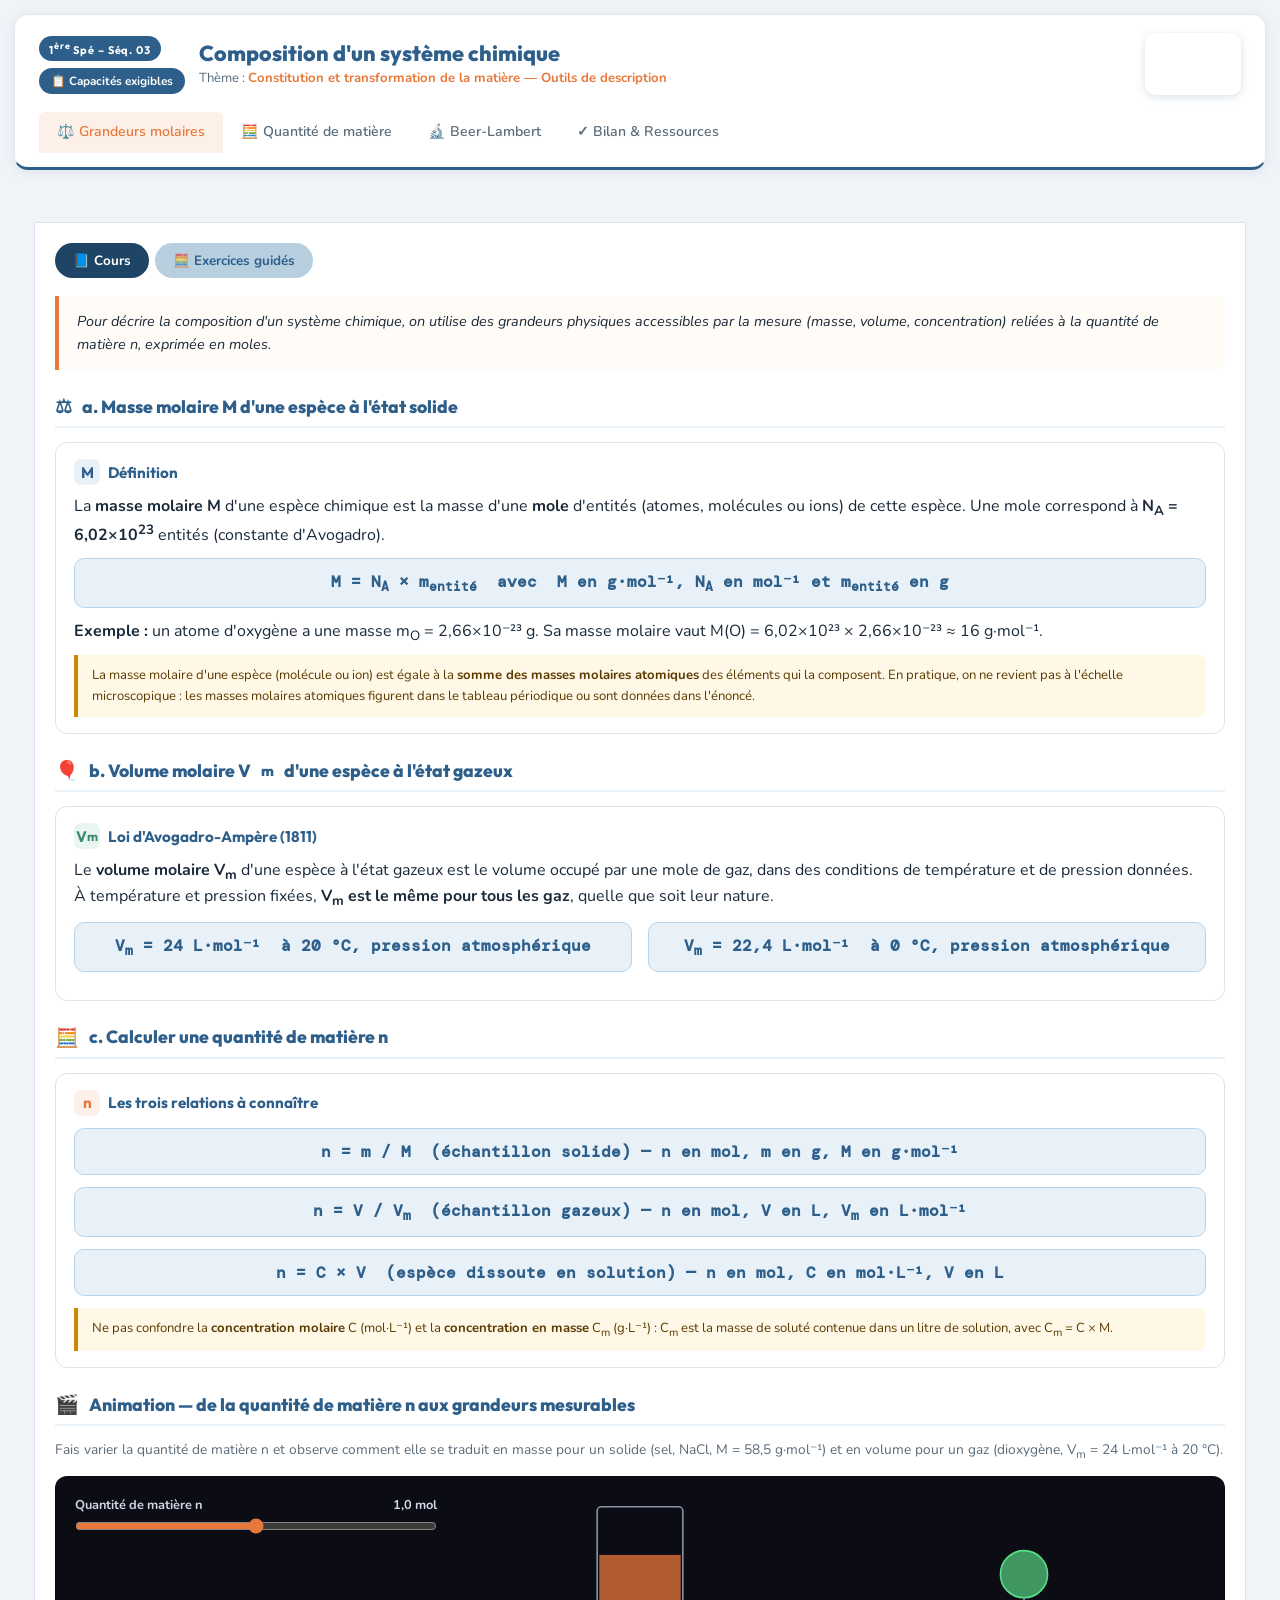
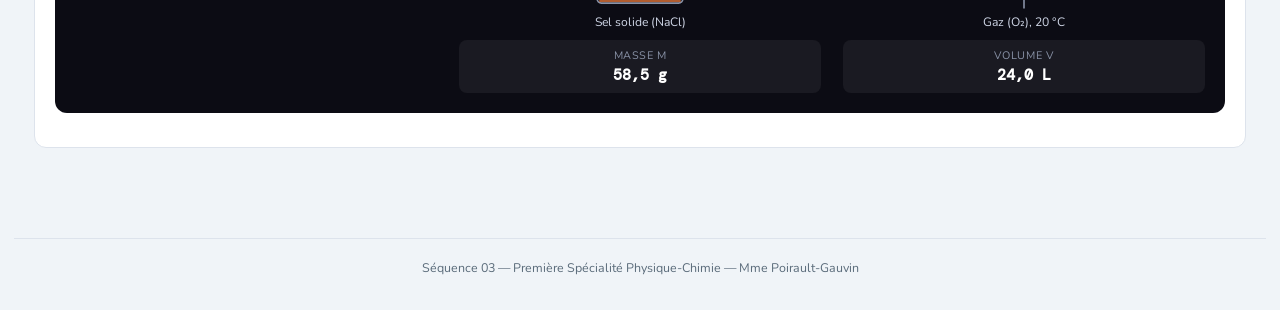
<file: seq03/sequence03_cours.html>
<!DOCTYPE html>
<html lang="fr">
<head>
<meta charset="UTF-8">
<meta name="viewport" content="width=device-width,initial-scale=1">
<title>Séquence 03 – Composition d'un système chimique – Première Spé PC</title>
<link href="https://fonts.googleapis.com/css2?family=Nunito:wght@400;500;600;700&family=Outfit:wght@400;600;700;800&family=DM+Mono:wght@400;500&display=swap" rel="stylesheet">
<style>
*{box-sizing:border-box;margin:0;padding:0}
:root {
  --bleu:#2D5F8A; --bleu-clair:#E8F1F8; --bleu-moyen:#5B8FB9;
  --orange:#E8783A; --orange-clair:#FDF0E8;
  --vert:#3A8A6E; --vert-clair:#E8F5F0;
  --gris-fond:#F5F7FA; --gris-bord:#DDE3EC;
  --texte:#1A2A3A; --texte-leger:#5A6B7A; --blanc:#FFFFFF;
  --rouge:#C0392B; --rouge-clair:#FDEDEC;
  --violet:#7B4FA6; --violet-clair:#F3EDF9;
}
body{font-family:'Nunito',sans-serif;background:#F0F4F8;padding:14px;color:var(--texte)}
h1{font-size:1.35rem;font-family:'Outfit',sans-serif;font-weight:800;color:var(--bleu);line-height:1.2;text-align:left}

/* ── HEADER ── */
.header{background:var(--blanc);border:1px solid #E3E8EE;border-bottom:3px solid var(--bleu);border-radius:14px;padding:18px 24px 14px;max-width:1300px;margin:0 auto 24px;position:sticky;top:0;z-index:100;box-shadow:0 2px 12px rgba(45,95,138,0.10)}
.header-top{display:flex;align-items:center;gap:14px;margin-bottom:14px;flex-wrap:wrap}
.header-left{display:flex;flex-direction:column;align-items:flex-start;gap:7px;flex-shrink:0;margin-top:2px}
.header-badge{background:var(--bleu);color:#fff;font-family:'Outfit',sans-serif;font-size:11px;font-weight:700;letter-spacing:.08em;padding:4px 10px;border-radius:20px;white-space:nowrap}
button.cap-toggle{background:var(--bleu);color:#fff;border:none;padding:5px 12px;border-radius:999px;font-family:'Nunito',sans-serif;font-size:.74rem;font-weight:700;cursor:pointer;white-space:nowrap}
button.cap-toggle:hover{background:#1e4466}
.cap-panel{display:none;margin:0 0 14px;background:#fff;border:1px solid #B8D4EC;border-radius:12px;padding:16px 20px;text-align:left;font-size:.88rem;color:var(--texte)}
.cap-panel.open{display:block}
.cap-panel h5{font-family:'Outfit',sans-serif;font-size:.82rem;color:var(--bleu);margin:10px 0 6px}
.cap-panel h5:first-child{margin-top:0}
.cap-panel ul{margin:0;padding-left:1.3rem;list-style:none}
.cap-panel li{margin-bottom:7px;line-height:1.55;position:relative;padding-left:16px}
.cap-panel li::before{content:'◆';color:var(--bleu);font-size:9px;position:absolute;left:0;top:6px}
.header-titles{flex:1;min-width:180px}
.header-titles h1{font-size:1.35rem}
.header-titles p{font-size:.82rem;color:var(--texte-leger);margin-top:2px}
.header-titles p span{color:var(--orange);font-weight:700}
.hicon-wrap{flex-shrink:0;width:96px;border-radius:10px;overflow:hidden;box-shadow:0 2px 8px rgba(45,95,138,.18)}
.hicon-wrap svg{display:block;width:100%;height:auto}
.hicon-scene{opacity:0;animation:hiconFade 8s ease-in-out infinite}
.hicon-add{animation-delay:0s}
.hicon-sub{animation-delay:4s}
@keyframes hiconFade{
  0%{opacity:1}
  45%{opacity:1}
  50%{opacity:0}
  95%{opacity:0}
  100%{opacity:1}
}

/* ── ONGLETS ── */
.tabs{display:flex;gap:0;overflow-x:auto;scrollbar-width:none;flex-wrap:wrap}
.tabs::-webkit-scrollbar{display:none}
.tab{display:flex;align-items:center;gap:8px;padding:10px 18px 12px;border:none;background:transparent;font-family:'Nunito',sans-serif;font-size:.88rem;font-weight:600;color:var(--texte-leger);cursor:pointer;border-bottom:3px solid transparent;transition:all .2s;white-space:nowrap;position:relative;bottom:-3px}
.tab:hover{color:var(--orange)}
.tab.on{color:var(--orange);border-bottom-color:var(--orange);background:var(--orange-clair);border-radius:6px 6px 0 0}
.panel{display:none;background:var(--blanc);border:1.5px solid var(--gris-bord);border-radius:0 0 12px 12px;padding:20px}
.panel.on{display:block;animation:fadeIn .25s ease}
@keyframes fadeIn{from{opacity:0;transform:translateY(6px)}to{opacity:1;transform:translateY(0)}}
.main{max-width:1300px;margin:0 auto;padding:28px 20px 60px}

/* ── Sous-onglets ── */
.sub-tabs-nav{display:flex;gap:6px;margin-bottom:18px;flex-wrap:nowrap;overflow-x:auto}
.sub-tab-btn{display:flex;align-items:center;gap:8px;padding:8px 18px;border:none;background:#b8cfe0;color:var(--bleu);font-family:'Nunito',sans-serif;font-size:.84rem;font-weight:700;cursor:pointer;border-radius:999px;transition:all .2s;white-space:nowrap}
.sub-tab-btn:hover{background:var(--bleu);color:#fff}
.sub-tab-btn.active{background:#1e4466;color:#fff}
.sub-tab-content{display:none}
.sub-tab-content.active{display:block;animation:fadeIn .2s ease}

/* ── Sections / cartes ── */
.section-title{font-family:'Outfit',sans-serif;font-size:1.1rem;font-weight:800;color:var(--bleu);margin:24px 0 14px;display:flex;align-items:center;gap:10px;padding-bottom:8px;border-bottom:2px solid var(--bleu-clair)}
.section-title:first-child{margin-top:0}
.section-title .icon{font-size:1.2rem}
.intro-box{background:#FFFBF7;border-left:4px solid var(--orange);border-radius:0 10px 10px 0;padding:14px 18px;margin-bottom:20px;font-size:.9rem;line-height:1.6;color:var(--texte);font-style:italic}
.card{background:var(--blanc);border:1.5px solid var(--gris-bord);border-radius:12px;padding:16px 18px;margin-bottom:16px}
.card-title{font-family:'Outfit',sans-serif;font-weight:700;font-size:.95rem;color:var(--bleu);margin-bottom:10px;display:flex;align-items:center;gap:8px}
.card-title .icon{width:26px;height:26px;border-radius:7px;display:flex;align-items:center;justify-content:center;font-size:.95rem}
.card ul{padding-left:1.2rem;margin:8px 0}
.card li{margin-bottom:5px;line-height:1.55;font-size:.88rem}
.grid-2{display:grid;grid-template-columns:1fr 1fr;gap:16px}
.grid-3{display:grid;grid-template-columns:1fr 1fr 1fr;gap:14px}
@media(max-width:700px){.grid-3{grid-template-columns:1fr}}
.calcn-btn{background:var(--gris-fond);border:1.5px solid var(--gris-bord);color:var(--texte);padding:8px 16px;border-radius:999px;font-family:'Nunito',sans-serif;font-size:.86rem;font-weight:700;cursor:pointer;transition:all .15s}
.calcn-btn.active{background:var(--bleu);border-color:var(--bleu);color:#fff}
@media(max-width:700px){.grid-2{grid-template-columns:1fr}}
.formula{background:var(--bleu-clair);border:1.5px solid #B8D4EC;border-radius:10px;padding:12px 16px;text-align:center;font-family:'DM Mono',monospace;font-weight:700;color:var(--bleu);margin:12px 0}
.attention{background:#FFF8E6;border-left:4px solid #cc8800;border-radius:0 8px 8px 0;padding:10px 14px;font-size:.82rem;color:#5a3a00;margin-top:10px;line-height:1.6}
.accord-btn{display:flex;align-items:center;justify-content:space-between;width:100%;padding:12px 16px;background:var(--gris-fond);border:1.5px solid var(--gris-bord);border-radius:8px;cursor:pointer;font-family:'Nunito',sans-serif;font-size:.9rem;font-weight:700;color:var(--texte);transition:background .2s;margin:10px 0}
.accord-btn:hover{background:var(--bleu-clair)}
.accord-body{display:none;padding:14px;background:var(--blanc);border:1.5px solid var(--gris-bord);border-top:none;border-radius:0 0 8px 8px;font-size:.88rem;line-height:1.7;margin-top:-10px;margin-bottom:10px}
.accord-body.open{display:block;animation:fadeIn .2s}
.accord-arrow{transition:transform .2s;display:inline-block}
.accord-btn.open .accord-arrow{transform:rotate(180deg)}
.bilan-grid{display:grid;grid-template-columns:1fr 1fr;gap:14px;margin:14px 0}
@media(max-width:560px){.bilan-grid{grid-template-columns:1fr}}
.bilan-card{background:var(--blanc);border:1.5px solid var(--gris-bord);border-radius:12px;padding:16px}
.bilan-card h4{font-family:'Outfit',sans-serif;font-size:.92rem;font-weight:700;color:var(--bleu);margin-bottom:8px;padding-bottom:8px;border-bottom:1.5px solid var(--gris-bord)}
.ke-list{list-style:none;padding:0}
.ke-list li{padding:6px 10px 6px 28px;position:relative;font-size:.84rem;border-bottom:1px solid var(--gris-bord);line-height:1.5}
.ke-list li:last-child{border-bottom:none}
.ke-list li::before{content:"✓";position:absolute;left:8px;color:var(--vert);font-weight:800;font-size:.9rem}
.res-list{list-style:none;padding:0;margin:10px 0}
.res-list li{margin-bottom:6px}
.res-list a{display:flex;align-items:center;gap:8px;font-size:.86rem;color:var(--bleu);text-decoration:none;padding:8px 12px;border:1px solid var(--gris-bord);border-radius:8px;transition:background .15s}
.res-list a:hover{background:var(--bleu-clair)}
.bilan-video-link{display:block;margin-top:10px;padding-top:10px;border-top:1px dashed var(--gris-bord);font-size:.8rem;font-weight:700;color:var(--bleu);text-decoration:none}
.bilan-video-link:hover{color:#1e4466;text-decoration:underline}
.gloss-grid{display:grid;grid-template-columns:1fr 1fr;gap:12px;margin:14px 0}
@media(max-width:700px){.gloss-grid{grid-template-columns:1fr}}
.gloss-item{background:var(--blanc);border:1.5px solid var(--gris-bord);border-radius:10px;padding:12px 16px}
.gloss-item dt{font-family:'Outfit',sans-serif;font-weight:800;color:var(--bleu);font-size:.9rem;margin-bottom:4px}
.gloss-item dd{font-size:.84rem;color:var(--texte);line-height:1.55}
.gloss-search{width:100%;padding:10px 14px;border:1.5px solid var(--gris-bord);border-radius:20px;font-family:'Nunito',sans-serif;font-size:.88rem;margin-bottom:16px}

/* ── Escape Game : étapes ── */
.escape-steps-nav{display:flex;justify-content:center;gap:8px;margin-bottom:14px;flex-wrap:wrap}
.escape-step-badge{display:flex;align-items:center;gap:6px;padding:6px 14px;border-radius:20px;font-size:.76rem;font-weight:800;background:rgba(255,255,255,.06);color:#8a93a8;border:1.5px solid rgba(255,255,255,.12)}
.escape-step-badge.active{background:var(--orange);color:#fff;border-color:var(--orange)}
.escape-step-badge.done{background:rgba(91,224,138,.18);color:#5be08a;border-color:rgba(91,224,138,.4)}
.escape-stage{display:block;margin-bottom:16px;padding-top:10px;border-top:1px dashed rgba(255,255,255,.12)}
.escape-stage:first-child{border-top:none;padding-top:0}
.escape-stage.on{display:block;animation:fadeIn .25s ease}
.escape-locked{text-align:center;color:#6a7386;font-size:.84rem;padding:18px;background:rgba(255,255,255,.03);border-radius:10px;border:1.5px dashed rgba(255,255,255,.15)}
.escape-mix-mini{display:flex;gap:16px;align-items:center;justify-content:center;flex-wrap:wrap;margin:14px 0}
.escape-mix-stage-mini{position:relative;width:150px;height:120px;flex-shrink:0}
.escape-mix-circle-mini{position:absolute;width:80px;height:80px;border-radius:50%;mix-blend-mode:screen;opacity:0;transition:opacity .25s}
.escape-mix-circle-mini.on{opacity:1}
.emx-r{background:#ff2626;top:0;left:10px}
.emx-g{background:#20e050;top:0;right:10px}
.emx-b{background:#2050ff;bottom:0;left:38px}
.escape-swatch-target{width:52px;height:52px;border-radius:10px;border:2px solid rgba(255,255,255,.4)}
.escape-comp-grid{display:flex;gap:8px;flex-wrap:wrap;justify-content:center;margin:14px 0}
.escape-comp-btn{width:56px;height:56px;border-radius:10px;border:3px solid rgba(255,255,255,.15);cursor:pointer;transition:transform .15s,border-color .15s}
.escape-comp-btn:hover{transform:scale(1.08)}
.escape-comp-btn.sel{border-color:#fff}
.footer-note{text-align:center;font-size:.78rem;color:var(--texte-leger);padding:20px;border-top:1px solid var(--gris-bord);margin-top:30px}

/* ── Contrôles / canvas (partie lentille) ── */
canvas{display:block;width:100%;border:1px solid #dde4ec;border-radius:6px}
.fctrl{display:flex;gap:12px;flex-wrap:wrap;align-items:center;background:#f0f6ff;border:1px solid #c0d4ee;border-radius:7px;padding:9px 14px;margin-bottom:10px}
.rbtns{display:flex;gap:8px;flex-wrap:wrap;margin:10px 0 8px;align-items:center}
.rbtn{padding:7px 13px;font-size:13px;font-weight:700;border:2px solid;border-radius:6px;cursor:pointer;transition:all .15s;background:#fff}
.rbtn.r1{border-color:#1a7ad4;color:#1a7ad4}.rbtn.r1.on{background:#1a7ad4;color:#fff}
.rbtn.r2{border-color:#d42020;color:#d42020}.rbtn.r2.on{background:#d42020;color:#fff}
.rbtn.r3{border-color:#1a9a40;color:#1a9a40}.rbtn.r3.on{background:#1a9a40;color:#fff}
.rbtn.all{border-color:#334;color:#334;font-size:12px}.rbtn.all.on{background:#334;color:#fff}
.rbtn.rst{border-color:#888;color:#888;font-size:12px}
.ibox{background:#f0f6ff;border:1px solid #b8d0ee;border-radius:6px;padding:8px 13px;margin-top:8px;font-size:12px;color:#223;line-height:1.6;min-height:30px}
.ibox b{color:#1a4a9a}
.legend{display:flex;gap:10px;flex-wrap:wrap;margin-top:7px;font-size:11px;color:#445}
.li{display:flex;align-items:center;gap:4px}
.ll{width:20px;height:2.5px;border-radius:1px}

/* ── Synthèse additive : mélangeur ── */
.mix-wrap{display:flex;gap:20px;flex-wrap:wrap;align-items:center;justify-content:center;background:#0c0c14;border-radius:12px;padding:24px;margin:14px 0}
.mix-stage{position:relative;width:230px;height:190px;flex-shrink:0}
.mix-circle{position:absolute;width:130px;height:130px;border-radius:50%;mix-blend-mode:screen;transition:opacity .25s;opacity:0}
.mix-circle.on{opacity:1}
.mix-r{background:#ff2626;top:0;left:20px}
.mix-g{background:#20e050;top:0;right:20px}
.mix-b{background:#2050ff;bottom:0;left:65px}
.mix-ctrl{display:flex;flex-direction:column;gap:10px}
.mix-chk{display:flex;align-items:center;gap:8px;font-family:'Nunito',sans-serif;font-weight:700;font-size:.88rem;cursor:pointer;color:#fff;padding:7px 14px;border-radius:8px;border:2px solid transparent;background:rgba(255,255,255,.06)}
.mix-chk input{width:16px;height:16px;accent-color:#fff}
.mix-chk.rr{border-color:#ff2626}.mix-chk.gg{border-color:#20e050}.mix-chk.bb{border-color:#2050ff}
.mix-result{display:flex;align-items:center;gap:12px;background:rgba(255,255,255,.06);border-radius:8px;padding:10px 16px}
.mix-swatch{width:42px;height:42px;border-radius:8px;border:2px solid rgba(255,255,255,.4);background:#000}
.mix-label{color:#fff;font-family:'DM Mono',monospace;font-size:.85rem}

/* ── Synthèse soustractive : simulateur ── */
.filt-wrap{display:flex;gap:18px;flex-wrap:wrap;align-items:flex-end;background:var(--gris-fond);border:1px solid var(--gris-bord);border-radius:10px;padding:16px}
.filt-field{display:flex;flex-direction:column;gap:4px}
.filt-field label{font-size:.78rem;font-weight:700;color:var(--texte-leger)}
.filt-field select{padding:8px 10px;border-radius:7px;border:1.5px solid var(--gris-bord);font-family:'Nunito',sans-serif;font-size:.86rem;background:#fff}
.filt-result{display:flex;align-items:center;gap:14px;margin-top:14px;background:#fff;border:1.5px solid var(--gris-bord);border-radius:10px;padding:12px 16px}
.filt-swatch{width:52px;height:52px;border-radius:10px;border:2px solid var(--gris-bord)}
.filt-txt{font-size:.86rem;line-height:1.6;color:var(--texte)}
.filt-txt b{color:var(--bleu)}

/* ── Exercices interactifs ── */
.exo-box{background:var(--gris-fond);border:1.5px solid var(--gris-bord);border-radius:10px;padding:16px 18px;margin-bottom:16px}
.exo-box h5{font-family:'Outfit',sans-serif;color:var(--orange);font-size:.92rem;margin-bottom:8px}
.diff-badge{display:inline-flex;align-items:center;gap:4px;background:var(--violet-clair);color:var(--violet);font-size:.72rem;font-weight:800;letter-spacing:.03em;padding:3px 10px;border-radius:20px;margin-left:8px;vertical-align:middle}
.diff-badge.d1{background:var(--vert-clair);color:var(--vert)}
.diff-badge.d2{background:var(--bleu-clair);color:var(--bleu)}
.diff-badge.d3{background:var(--orange-clair);color:var(--orange)}
.diff-badge.d4{background:var(--rouge-clair);color:var(--rouge)}
.qcm-q{margin-bottom:18px;padding-bottom:14px;border-bottom:1px dashed var(--gris-bord)}
.qcm-q:last-child{border-bottom:none;margin-bottom:0}
.qcm-qtext{font-size:.88rem;font-weight:700;color:var(--texte);margin-bottom:8px}
.qcm-opts{display:flex;flex-direction:column;gap:6px;margin-bottom:8px}
.qcm-opt{display:flex;align-items:center;gap:8px;font-size:.85rem;padding:6px 10px;border:1.5px solid var(--gris-bord);border-radius:7px;cursor:pointer;background:#fff;transition:background .15s}
.qcm-opt:hover{background:var(--bleu-clair)}
.qcm-opt input{accent-color:var(--bleu)}
.qcm-fb{display:none;margin-top:6px;padding:8px 12px;border-radius:7px;font-size:.83rem;line-height:1.55}
.qcm-fb.ok{display:block;background:var(--vert-clair);border-left:4px solid var(--vert);color:#1a5a3a}
.qcm-fb.ko{display:block;background:var(--rouge-clair);border-left:4px solid var(--rouge);color:#7a2418}
.schema-card{display:grid;grid-template-columns:1fr 1fr;gap:16px;align-items:start}
@media(max-width:700px){.schema-card{grid-template-columns:1fr}}
.exo-field{display:flex;align-items:center;gap:8px;flex-wrap:wrap;margin:8px 0;font-size:.86rem}
.exo-field input[type=number],.exo-field select{padding:6px 10px;border:1.5px solid var(--gris-bord);border-radius:6px;font-family:'DM Mono',monospace;width:110px}
.exo-field select{width:auto;font-family:'Nunito',sans-serif}
.exo-btn{background:var(--bleu);color:#fff;border:none;padding:8px 16px;border-radius:7px;font-weight:700;font-size:.82rem;cursor:pointer;margin-top:6px}
.exo-btn:hover{background:#1e4466}
.exo-fb{margin-top:10px;padding:10px 14px;border-radius:8px;font-size:.85rem;line-height:1.6;display:none}
.exo-fb.ok{display:block;background:var(--vert-clair);border-left:4px solid var(--vert);color:#1a5a3a}
.exo-fb.ko{display:block;background:var(--rouge-clair);border-left:4px solid var(--rouge);color:#7a2418}
.exo-btn.secondary{background:transparent;color:var(--bleu);border:1.5px solid var(--bleu)}
.exo-btn.secondary:hover{background:var(--bleu-clair)}
.exo-btn-row{display:flex;gap:8px;flex-wrap:wrap;margin-top:6px}
.exo-box .accord-btn{margin:12px 0 0;font-size:.82rem;padding:9px 14px}
.exo-box .accord-body{font-size:.85rem}
.exo-formula-choice{margin:8px 0 2px;font-size:.83rem;color:var(--texte-leger)}
.exo-formula-choice em{display:block;margin-bottom:4px;font-style:normal;font-weight:700;color:var(--texte)}
.exo-formula-choice label{display:inline-flex;align-items:center;gap:5px;margin:0 14px 6px 0;font-family:'DM Mono',monospace;font-size:.82rem;cursor:pointer;color:var(--texte)}
.dnd-intro{font-size:.85rem;color:var(--texte-leger);margin-bottom:6px}
.dnd-zone{min-height:44px;border:2px dashed var(--gris-bord);border-radius:10px;padding:10px 14px;display:flex;flex-wrap:wrap;align-items:center;gap:6px;margin:6px 0 10px;background:#FAFCFE}
.dnd-zone-empty-msg{color:var(--texte-leger);font-family:'Nunito',sans-serif;font-size:.82rem;font-style:italic}
.dnd-zone-tile{background:var(--vert-clair);border:1.5px solid var(--vert);color:#1a5a3a;border-radius:8px;padding:6px 12px;font-size:.84rem;font-family:'DM Mono',monospace;font-weight:700;cursor:pointer}
.dnd-plus{color:var(--texte-leger);font-weight:700;font-family:'Nunito',sans-serif}
.dnd-bank{display:flex;flex-wrap:wrap;gap:8px;margin:4px 0 4px}
.dnd-tile{background:var(--bleu-clair);border:1.5px solid #B8D4EC;color:var(--bleu);border-radius:8px;padding:6px 12px;font-family:'DM Mono',monospace;font-weight:700;font-size:.84rem;cursor:pointer;user-select:none}
.dnd-tile.placed{opacity:.3;cursor:default;pointer-events:none}
table.tex{width:100%;border-collapse:collapse;font-size:.84rem;margin-top:8px}
table.tex th{background:var(--bleu-clair);color:var(--bleu);font-weight:700;padding:8px;text-align:left;border:1px solid var(--gris-bord)}
table.tex td{padding:8px;border:1px solid var(--gris-bord);vertical-align:middle}
table.tex select{width:100%;padding:5px;border-radius:5px;border:1px solid var(--gris-bord);font-family:'Nunito',sans-serif;font-size:.82rem}

/* ── Escape Game : la pièce noire ── */
.escape-wrap{background:#0a0a0f;border-radius:14px;padding:20px;margin:14px 0;box-shadow:inset 0 0 60px rgba(0,0,0,.8)}
.escape-story{color:#cfd6e6;font-size:.86rem;line-height:1.7;background:rgba(255,255,255,.04);border-left:4px solid var(--orange);border-radius:0 8px 8px 0;padding:12px 16px;margin-bottom:16px}
.escape-room{position:relative;width:100%;max-width:420px;margin:0 auto 16px;aspect-ratio:1.3/1;border-radius:12px;overflow:hidden;background:radial-gradient(ellipse at center, #14141c 0%, #050508 75%);border:2px solid #22222e;box-shadow:0 0 30px rgba(0,0,0,.6) inset}
.escape-glow{position:absolute;inset:0;background:radial-gradient(circle at center, var(--glow-color,transparent) 0%, transparent 55%);opacity:var(--glow-op,0);transition:opacity .35s ease, background .35s ease;pointer-events:none}
.escape-object{position:absolute;top:50%;left:50%;width:76px;height:76px;transform:translate(-50%,-50%);border-radius:50% 50% 50% 4%;background:#000;transition:background-color .35s ease, box-shadow .35s ease;box-shadow:0 0 0 rgba(0,0,0,0);}
.escape-object.lit{box-shadow:0 0 32px 6px var(--obj-glow,rgba(255,255,255,.5))}
.escape-object::after{content:'?';position:absolute;inset:0;display:flex;align-items:center;justify-content:center;font-family:'Outfit',sans-serif;font-weight:800;font-size:1.4rem;color:rgba(255,255,255,.15)}
.escape-object.revealed::after{content:''}
.escape-ctrl{display:flex;flex-wrap:wrap;gap:10px;justify-content:center;margin-bottom:14px}
.escape-btn{border:none;border-radius:10px;padding:10px 16px;font-family:'Nunito',sans-serif;font-weight:800;font-size:.85rem;cursor:pointer;color:#fff;transition:transform .15s ease, box-shadow .15s ease;box-shadow:0 3px 0 rgba(0,0,0,.35)}
.escape-btn:hover{transform:translateY(-2px)}
.escape-btn:active{transform:translateY(1px);box-shadow:0 1px 0 rgba(0,0,0,.35)}
.escape-btn.r{background:#e0242f}
.escape-btn.g{background:#1fa550}
.escape-btn.b{background:#2050d8}
.escape-btn.w{background:linear-gradient(135deg,#f3f3f3,#c9c9d8);color:#222;box-shadow:0 3px 0 #8a8a9a}
.escape-log{background:rgba(255,255,255,.05);border:1px solid rgba(255,255,255,.1);border-radius:8px;padding:10px 14px;margin-bottom:14px;min-height:28px;font-size:.82rem;color:#dfe4f0;line-height:1.7}
.escape-log b{color:#ffd76b}
.escape-guess{display:flex;flex-wrap:wrap;gap:10px;align-items:center;justify-content:center;background:rgba(255,255,255,.04);border-radius:10px;padding:12px;margin-bottom:12px}
.escape-guess select{padding:8px 12px;border-radius:7px;border:none;font-family:'Nunito',sans-serif;font-weight:700;font-size:.85rem}
.escape-guess button{border:none;border-radius:8px;padding:9px 18px;font-weight:800;font-size:.84rem;background:var(--orange);color:#fff;cursor:pointer}
.escape-guess button:hover{background:#c8602a}
.escape-validate-btn{border:none;border-radius:8px;padding:9px 18px;font-weight:800;font-size:.84rem;background:var(--orange);color:#fff;cursor:pointer}
.escape-validate-btn:hover{background:#c8602a}
.escape-result{text-align:center;font-size:.9rem;font-weight:700;min-height:24px;margin-bottom:10px}
.escape-result.win{color:#5be08a}
.escape-result.lose{color:#ff8a8a}
.escape-reset{display:block;margin:0 auto;background:transparent;border:1.5px solid rgba(255,255,255,.25);color:#cfd6e6;border-radius:20px;padding:6px 16px;font-size:.78rem;font-weight:700;cursor:pointer}
.escape-reset:hover{background:rgba(255,255,255,.08)}
.escape-score{text-align:center;color:#8a93a8;font-size:.76rem;margin-top:8px}
.escape-victory{display:none;text-align:center;background:linear-gradient(135deg,#1a3a2a,#0f2a1c);border:2px solid #5be08a;border-radius:12px;padding:20px;margin-top:14px;animation:fadeIn .4s ease}
.escape-victory.show{display:block}
.escape-victory h3{color:#5be08a;font-family:'Outfit',sans-serif;font-size:1.1rem;margin-bottom:6px}
.escape-victory p{color:#cfd6e6;font-size:.86rem}

@media(max-width:600px){
  body{padding:6px}
  .header{padding:12px 16px 10px}
  .header-titles h1{font-size:1.05rem}
  .hicon-wrap{width:64px}
  .tab{padding:8px 12px 10px;font-size:.8rem}
  .panel{padding:12px}
  .main{padding:0 0 30px}
  .bilan-grid,.grid-2{grid-template-columns:1fr}
  .mix-wrap{flex-direction:column}
  .bl-wrap{flex-direction:column}
  .bl-graph{max-width:100% !important}
}

/* ── Animation Loi de Beer-Lambert ── */
.bl-wrap{display:flex;gap:22px;flex-wrap:wrap;align-items:flex-start;background:#0c0c14;border-radius:12px;padding:20px;margin:14px 0}
.bl-bench{flex:1 1 300px;min-width:260px}
.bl-slider-row{display:flex;flex-direction:column;gap:4px;margin-bottom:14px}
.bl-slider-row label{color:#cfd6e6;font-size:.8rem;font-weight:700;display:flex;justify-content:space-between}
.bl-slider-row input[type=range]{width:100%;accent-color:var(--orange)}
.bl-readouts{display:grid;grid-template-columns:1fr 1fr 1fr;gap:8px;margin-top:10px}
.bl-readout{background:rgba(255,255,255,.06);border-radius:8px;padding:8px 10px;text-align:center}
.bl-readout .lbl{color:#8a93a8;font-size:.68rem;text-transform:uppercase;letter-spacing:.05em}
.bl-readout .val{color:#fff;font-family:'DM Mono',monospace;font-weight:700;font-size:.95rem;margin-top:2px}
.bl-btnrow{display:flex;gap:8px;margin-top:12px;flex-wrap:wrap}
.bl-btn{border:none;border-radius:8px;padding:8px 14px;font-weight:800;font-size:.78rem;cursor:pointer;background:var(--orange);color:#fff}
.bl-btn:hover{background:#c8602a}
.bl-btn.ghost{background:transparent;border:1.5px solid rgba(255,255,255,.25);color:#cfd6e6}
.bl-btn.ghost:hover{background:rgba(255,255,255,.08)}
.bl-graph{flex:1 1 260px;min-width:220px;max-width:320px;background:rgba(255,255,255,.05);border-radius:10px;padding:10px}
.bl-graph svg{width:100%;height:auto;display:block}
.bl-graph-title{color:#cfd6e6;font-size:.76rem;font-weight:700;margin-bottom:4px;text-align:center}
</style>
</head>
<body>

<div class="header">
  <div class="header-top">
    <div class="header-left">
      <div class="header-badge">1<sup>ère</sup> Spé – Séq. 03</div>
      <button class="cap-toggle" onclick="document.getElementById('capPanel').classList.toggle('open')">📋 Capacités exigibles</button>
    </div>
    <div class="header-titles">
      <h1>Composition d'un système chimique</h1>
      <p>Thème : <span>Constitution et transformation de la matière — Outils de description</span></p>
    </div>
    <div class="hicon-wrap">
      <svg xmlns="http://www.w3.org/2000/svg" viewBox="0 0 200 130">
        <g class="hicon-scene hicon-add">
          <rect width="200" height="130" rx="10" fill="#0a0a0f"/>
          <circle cx="60" cy="65" r="30" fill="none" stroke="#5B8FB9" stroke-width="2.5"/>
          <circle cx="60" cy="65" r="3" fill="#E8783A"/>
          <circle cx="78" cy="50" r="6" fill="#3A8A6E"/>
          <circle cx="42" cy="80" r="6" fill="#C0392B"/>
          <circle cx="80" cy="82" r="6" fill="#E8783A"/>
          <text x="112" y="58" fill="#fff" font-family="DM Mono, monospace" font-size="13" font-weight="700">n = m/M</text>
          <text x="112" y="76" fill="#9fb3c8" font-family="DM Mono, monospace" font-size="11">mol</text>
        </g>
        <g class="hicon-scene hicon-sub">
          <rect width="200" height="130" rx="10" fill="#0a0a0f"/>
          <line x1="10" y1="65" x2="70" y2="65" stroke="#f5d76b" stroke-width="3"/>
          <rect x="72" y="46" width="30" height="38" rx="2" fill="#E8783A" opacity="0.55"/>
          <line x1="102" y1="65" x2="150" y2="65" stroke="#f5d76b" stroke-width="1.4" opacity="0.6"/>
          <line x1="152" y1="30" x2="185" y2="20" stroke="#7c3aed" stroke-width="1.6"/>
          <line x1="152" y1="30" x2="185" y2="32" stroke="#2563eb" stroke-width="1.6"/>
          <line x1="152" y1="30" x2="185" y2="44" stroke="#22c55e" stroke-width="1.6"/>
          <line x1="152" y1="30" x2="185" y2="56" stroke="#dc2626" stroke-width="1.6"/>
          <text x="60" y="100" fill="#fff" font-family="DM Mono, monospace" font-size="13" font-weight="700">A = ε·l·c</text>
        </g>
      </svg>
    </div>
  </div>

  <div class="cap-panel" id="capPanel">
    <h5>⚖ Grandeurs molaires et quantité de matière</h5>
    <ul>
      <li>Déterminer une quantité de matière à partir de la masse et de la masse molaire d'une espèce solide.</li>
      <li>Déterminer une quantité de matière à partir du volume et du volume molaire d'une espèce gazeuse.</li>
      <li>Déterminer une quantité de matière dissoute à partir de la concentration et du volume d'une solution.</li>
      <li>Exploiter la relation entre les concentrations et les volumes de solutions mère et fille lors d'une dilution ; utiliser le facteur de dilution.</li>
    </ul>
    <h5>🔬 Spectrophotométrie — loi de Beer-Lambert</h5>
    <ul>
      <li>Établir et exploiter la relation entre l'absorbance et la concentration d'une espèce colorée en solution (loi de Beer-Lambert).</li>
      <li>Déterminer une concentration inconnue à partir d'une mesure d'absorbance et d'une courbe d'étalonnage.</li>
      <li>Citer le domaine de validité de la loi de Beer-Lambert.</li>
      <li>Mettre en œuvre un protocole de dosage par étalonnage utilisant la spectrophotométrie (compétence expérimentale).</li>
    </ul>
  </div>

  <nav class="tabs">
    <div class="tab on" onclick="showTab('grandeurs')">⚖️ Grandeurs molaires</div>
    <div class="tab" onclick="showTab('quantite')">🧮 Quantité de matière</div>
    <div class="tab" onclick="showTab('beerlambert')">🔬 Beer-Lambert</div>
    <div class="tab" onclick="showTab('bilan')">✓ Bilan &amp; Ressources</div>
  </nav>
</div>

<div class="main">
<div class="panel on" id="tab-grandeurs">

  <nav class="sub-tabs-nav" id="sub-nav-grandeurs">
    <button class="sub-tab-btn active" onclick="switchSubTab('grandeurs',0)">📘 Cours</button>
    <button class="sub-tab-btn" onclick="switchSubTab('grandeurs',1)">🧮 Exercices guidés</button>
  </nav>

  <div class="sub-tab-content active" id="grandeurs-sub-0">

    <div class="intro-box">Pour décrire la composition d'un système chimique, on utilise des grandeurs physiques accessibles par la mesure (masse, volume, concentration) reliées à la quantité de matière n, exprimée en moles.</div>

    <div class="section-title"><span class="icon">⚖</span>a. Masse molaire M d'une espèce à l'état solide</div>
    <div class="card">
      <div class="card-title"><span class="icon" style="background:var(--bleu-clair);color:var(--bleu);">M</span>Définition</div>
      <p>La <strong>masse molaire M</strong> d'une espèce chimique est la masse d'une <strong>mole</strong> d'entités (atomes, molécules ou ions) de cette espèce. Une mole correspond à <strong>N<sub>A</sub> = 6,02×10<sup>23</sup></strong> entités (constante d'Avogadro).</p>
      <div class="formula">M = N<sub>A</sub> × m<sub>entité</sub> &nbsp;avec&nbsp; M en g·mol⁻¹, N<sub>A</sub> en mol⁻¹ et m<sub>entité</sub> en g</div>
      <p><strong>Exemple :</strong> un atome d'oxygène a une masse m<sub>O</sub> = 2,66×10⁻²³ g. Sa masse molaire vaut M(O) = 6,02×10²³ × 2,66×10⁻²³ ≈ 16 g·mol⁻¹.</p>
      <div class="attention">La masse molaire d'une espèce (molécule ou ion) est égale à la <strong>somme des masses molaires atomiques</strong> des éléments qui la composent. En pratique, on ne revient pas à l'échelle microscopique : les masses molaires atomiques figurent dans le tableau périodique ou sont données dans l'énoncé.</div>
    </div>

    <div class="section-title"><span class="icon">🎈</span>b. Volume molaire V<sub>m</sub> d'une espèce à l'état gazeux</div>
    <div class="card">
      <div class="card-title"><span class="icon" style="background:var(--vert-clair);color:var(--vert);">V<sub>m</sub></span>Loi d'Avogadro-Ampère (1811)</div>
      <p>Le <strong>volume molaire V<sub>m</sub></strong> d'une espèce à l'état gazeux est le volume occupé par une mole de gaz, dans des conditions de température et de pression données. À température et pression fixées, <strong>V<sub>m</sub> est le même pour tous les gaz</strong>, quelle que soit leur nature.</p>
      <div class="grid-2">
        <div class="formula">V<sub>m</sub> = 24 L·mol⁻¹ &nbsp;à 20 °C, pression atmosphérique</div>
        <div class="formula">V<sub>m</sub> = 22,4 L·mol⁻¹ &nbsp;à 0 °C, pression atmosphérique</div>
      </div>
    </div>

    <div class="section-title"><span class="icon">🧮</span>c. Calculer une quantité de matière n</div>
    <div class="card">
      <div class="card-title"><span class="icon" style="background:var(--orange-clair);color:var(--orange);">n</span>Les trois relations à connaître</div>
      <div class="formula">n = m / M &nbsp;(échantillon solide) — n en mol, m en g, M en g·mol⁻¹</div>
      <div class="formula">n = V / V<sub>m</sub> &nbsp;(échantillon gazeux) — n en mol, V en L, V<sub>m</sub> en L·mol⁻¹</div>
      <div class="formula">n = C × V &nbsp;(espèce dissoute en solution) — n en mol, C en mol·L⁻¹, V en L</div>
      <div class="attention">Ne pas confondre la <strong>concentration molaire</strong> C (mol·L⁻¹) et la <strong>concentration en masse</strong> C<sub>m</sub> (g·L⁻¹) : C<sub>m</sub> est la masse de soluté contenue dans un litre de solution, avec C<sub>m</sub> = C × M.</div>
    </div>

    <div class="section-title"><span class="icon">🎬</span>Animation — de la quantité de matière n aux grandeurs mesurables</div>
    <p style="font-size:.86rem;color:var(--texte-leger);">Fais varier la quantité de matière n et observe comment elle se traduit en masse pour un solide (sel, NaCl, M = 58,5 g·mol⁻¹) et en volume pour un gaz (dioxygène, V<sub>m</sub> = 24 L·mol⁻¹ à 20 °C).</p>
    <div class="bl-wrap">
      <div class="bl-bench" style="flex:1 1 220px;">
        <div class="bl-slider-row">
          <label>Quantité de matière n <span id="molNLabel">1,0 mol</span></label>
          <input type="range" id="molN" min="0" max="20" value="10" step="1" oninput="molUpdate()">
        </div>
      </div>
      <div class="bl-bench" style="flex:1 1 220px;">
        <svg viewBox="0 0 140 110" style="width:100%;max-width:150px;display:block;margin:0 auto;">
          <rect x="30" y="10" width="80" height="90" rx="4" fill="none" stroke="#8a93a8" stroke-width="1.5"/>
          <rect x="32" y="98" width="76" height="1" fill="none" id="molSolidBase"/>
          <rect id="molSolidBar" x="32" width="76" height="0" y="99" fill="#E8783A" fill-opacity="0.75"/>
        </svg>
        <div style="text-align:center;color:#cfd6e6;font-size:.76rem;font-family:'Nunito',sans-serif;">Sel solide (NaCl)</div>
        <div class="bl-readouts" style="grid-template-columns:1fr;">
          <div class="bl-readout"><div class="lbl">Masse m</div><div class="val" id="molM">—</div></div>
        </div>
      </div>
      <div class="bl-bench" style="flex:1 1 220px;">
        <svg viewBox="0 0 140 110" style="width:100%;max-width:150px;display:block;margin:0 auto;">
          <circle cx="70" cy="70" r="4" fill="#5be08a" fill-opacity="0.65" stroke="#5be08a" stroke-width="1.5" id="molGasBalloon"/>
          <line x1="70" y1="95" x2="70" y2="105" stroke="#8a93a8" stroke-width="1.5"/>
        </svg>
        <div style="text-align:center;color:#cfd6e6;font-size:.76rem;font-family:'Nunito',sans-serif;">Gaz (O₂), 20 °C</div>
        <div class="bl-readouts" style="grid-template-columns:1fr;">
          <div class="bl-readout"><div class="lbl">Volume V</div><div class="val" id="molV">—</div></div>
        </div>
      </div>
    </div>

  </div><!-- /grandeurs-sub-0 -->

  <div class="sub-tab-content" id="grandeurs-sub-1">
    <div class="section-title"><span class="icon">🧮</span>Calculer des masses molaires</div>
    <p style="font-size:.86rem;color:var(--texte-leger);margin-bottom:14px;">Données (masses molaires atomiques) : M(H) = 1 ; M(C) = 12 ; M(N) = 14 ; M(O) = 16 ; M(S) = 32 ; M(Mn) = 55 ; M(I) = 127 g·mol⁻¹.</p>
    <div id="molarExosBox"></div>

    <div class="section-title"><span class="icon">📝</span>QCM — grandeurs molaires</div>
    <div class="exo-box">
      <div id="qcmGM"></div>
    </div>
  </div><!-- /grandeurs-sub-1 -->

</div><!-- /tab-grandeurs -->
<div class="panel" id="tab-quantite">

  <nav class="sub-tabs-nav" id="sub-nav-quantite">
    <button class="sub-tab-btn active" onclick="switchSubTab('quantite',0)">📘 Rappel des relations</button>
    <button class="sub-tab-btn" onclick="switchSubTab('quantite',1)">📝 Applications guidées</button>
    <button class="sub-tab-btn" onclick="switchSubTab('quantite',2)">🧪 Dilution</button>
  </nav>

  <div class="sub-tab-content active" id="quantite-sub-0">

    <div class="section-title"><span class="icon">🔢</span>a. Quantité de matière et nombre d'entités</div>
    <div class="card">
      <div class="card-title"><span class="icon" style="background:var(--violet-clair);color:var(--violet);">n</span>La relation de départ</div>
      <p>La quantité de matière n est la grandeur qui permet de <strong>compter les entités</strong> (atomes, molécules, ions) à l'échelle du laboratoire, en les regroupant par paquets d'une mole. Une mole correspond à N<sub>A</sub> = 6,02×10²³ entités (constante d'Avogadro). Si un échantillon contient N entités, sa quantité de matière est :</p>
      <div class="formula">n = N / N<sub>A</sub></div>
      <p style="font-size:.86rem;">n : quantité de matière (mol) &nbsp;·&nbsp; N : nombre d'entités (sans unité) &nbsp;·&nbsp; N<sub>A</sub> = 6,02×10²³ mol⁻¹</p>
      <p><strong>Exemple :</strong> un échantillon de fer contient N = 3,01×10²³ atomes. Sa quantité de matière vaut n = N/N<sub>A</sub> = 3,01×10²³ / 6,02×10²³ = 0,500 mol.</p>
      <div class="attention">Cette relation est la <strong>définition</strong> même de la quantité de matière. Les trois relations ci-dessous (n = m/M, n = V/V<sub>m</sub>, n = C×V) n'en sont que des conséquences pratiques, utiles car on ne compte jamais directement les entités une par une au laboratoire.</div>
    </div>

    <div class="section-title" style="margin-top:26px;"><span class="icon">🧭</span>b. Trois situations, trois relations pratiques</div>
    <div class="intro-box">Échantillon solide (masse), échantillon gazeux (volume), espèce dissoute (concentration). Le bon réflexe consiste à identifier l'état physique de l'espèce étudiée avant de choisir la relation.</div>

    <div class="grid-2">
      <div class="bilan-card">
        <h4>🧊 Solide</h4>
        <div class="formula">n = m / M</div>
        <p style="font-size:.84rem;">m : masse de l'échantillon (g)<br>M : masse molaire (g·mol⁻¹)</p>
      </div>
      <div class="bilan-card">
        <h4>🎈 Gaz</h4>
        <div class="formula">n = V / V<sub>m</sub></div>
        <p style="font-size:.84rem;">V : volume de gaz (L)<br>V<sub>m</sub> : volume molaire (L·mol⁻¹)</p>
      </div>
    </div>
    <div class="bilan-card" style="margin-top:16px;">
      <h4>💧 Espèce dissoute en solution</h4>
      <div class="formula">n = C × V</div>
      <p style="font-size:.84rem;">C : concentration molaire de la solution (mol·L⁻¹)<br>V : volume de solution prélevé (L)</p>
    </div>

    <div class="card" style="margin-top:16px;background:var(--gris-fond);">
      <div class="card-title"><span class="icon" style="background:var(--bleu-clair);color:var(--bleu);">🔎</span>Comment reconnaître la bonne relation dans un énoncé ?</div>
      <ul>
        <li>L'énoncé parle d'un <strong>solide, d'une poudre, d'un métal, d'un échantillon pesé</strong> (une masse en g est donnée ou demandée) → l'espèce est solide, on utilise <strong>n = m/M</strong>.</li>
        <li>L'énoncé parle d'un <strong>gaz, d'un volume de gaz</strong>, souvent « dans les conditions normales de température et de pression » (un volume en L est donné ou demandé) → l'espèce est gazeuse, on utilise <strong>n = V/V<sub>m</sub></strong>.</li>
        <li>L'énoncé parle d'une <strong>solution, d'une concentration molaire, d'un volume prélevé ou versé</strong> à la burette, à la pipette ou dans une fiole → l'espèce est dissoute, on utilise <strong>n = C×V</strong>.</li>
        <li>L'énoncé donne directement un <strong>nombre d'atomes, de molécules ou d'ions (N)</strong> → on revient à la relation de définition, <strong>n = N/N<sub>A</sub></strong>.</li>
      </ul>
      <div class="attention">Réflexe à adopter avant tout calcul : « Dans quel état physique se trouve l'espèce dont on me donne (ou dont on me demande) la quantité de matière ? ». C'est cette question, et elle seule, qui indique quelle relation utiliser. Dans un exercice qui enchaîne deux relations (comme en e. ci-dessous), on se pose la question à <strong>chaque étape</strong>, car l'état physique de l'espèce peut changer (par exemple : solide, puis dissoute dans une solution).</div>
    </div>

    <div class="section-title" style="margin-top:26px;"><span class="icon">🧩</span>Exercices d'application immédiate (niveau Seconde)</div>
    <div class="intro-box">Les deux exercices suivants portent sur le <strong>même objet</strong>, étudié par deux méthodes différentes : comptage des entités (n = N/N<sub>A</sub>) et pesée (n = m/M). Tu dois retrouver exactement la même quantité de matière dans les deux cas : c'est la preuve que n est une grandeur physique unique, qui ne dépend pas de la méthode utilisée pour l'obtenir. Rédige chaque réponse en trois temps : <strong>formule</strong>, puis <strong>calcul</strong>, puis <strong>résultat</strong> avec le bon nombre de chiffres significatifs et son unité.</div>

    <div class="exo-box">
      <h5>Exercice 1 — Une bague en or, comptée en atomes<span class="diff-badge d1">Facile</span></h5>
      <p style="font-size:.86rem;margin-bottom:8px;">Une bague en or pur contient N = 3,01×10²² atomes d'or. On donne la constante d'Avogadro N<sub>A</sub> = 6,02×10²³ mol⁻¹. Calculer la quantité de matière d'or n(Au) contenue dans cette bague.</p>
      <div class="exo-field">n(Au) = <input type="number" step="0.0001" id="exoGoldN" placeholder="?"> mol</div>
      <button class="exo-btn" onclick="checkGoldN()">Vérifier</button>
      <div class="exo-fb" id="fbGoldN"></div>
    </div>

    <div class="exo-box">
      <h5>Exercice 2 — La même bague, pesée sur une balance<span class="diff-badge d1">Facile</span></h5>
      <p style="font-size:.86rem;margin-bottom:8px;">Cette même bague en or a une masse m = 9,85 g. On donne la masse molaire M(Au) = 197 g·mol⁻¹. Calculer la quantité de matière d'or n(Au) à partir de cette masse, et vérifie que tu retrouves bien le résultat de l'exercice 1.</p>
      <div class="exo-field">n(Au) = <input type="number" step="0.0001" id="exoGoldM" placeholder="?"> mol</div>
      <button class="exo-btn" onclick="checkGoldM()">Vérifier</button>
      <div class="exo-fb" id="fbGoldM"></div>
    </div>

    <div class="section-title"><span class="icon">📊</span>c. Cas particulier — masse volumique</div>
    <div class="card">
      <p>Pour une espèce <strong>liquide</strong>, on accède souvent à la masse par la masse volumique ρ : <strong>m = ρ × V</strong>. On calcule ensuite n = m/M comme pour un solide.</p>
    </div>

    <div class="section-title"><span class="icon">➕</span>d. Mélange — quantités de matière qui s'additionnent</div>
    <div class="card">
      <p>Dans un mélange de plusieurs espèces (ou une solution contenant plusieurs solutés), la quantité de matière totale est la <strong>somme</strong> des quantités de matière de chaque constituant : n<sub>totale</sub> = n₁ + n₂ + ... Chaque espèce garde sa propre quantité de matière, calculée avec la relation adaptée à son état physique.</p>
    </div>

    <div class="section-title" style="margin-top:26px;"><span class="icon">🔗</span>e. Exemple résolu — enchaîner deux relations</div>
    <div class="card">
      <div class="card-title"><span class="icon" style="background:var(--violet-clair);color:var(--violet);">💡</span>Énoncé</div>
      <p>On dissout entièrement 2,10 g d'hydrogénocarbonate de sodium NaHCO₃ solide (M = 84 g·mol⁻¹) dans de l'eau, puis on complète jusqu'à 250 mL de solution. Quelle est la concentration molaire C de la solution obtenue ?</p>
      <p style="font-size:.86rem;"><strong>Étape 1 — l'espèce est d'abord solide :</strong> on calcule la quantité de matière dissoute avec n = m/M.</p>
      <div class="formula">n = m / M = 2,10 / 84 = 0,0250 mol</div>
      <p style="font-size:.86rem;"><strong>Étape 2 — cette même quantité de matière</strong> se retrouve entièrement dans les 250 mL de solution obtenue : on utilise maintenant n = C × V, dans l'autre sens.</p>
      <div class="formula">C = n / V = 0,0250 / 0,250 = 0,100 mol·L⁻¹</div>
      <div class="attention">Le point clé : la quantité de matière <strong>ne change pas</strong> quand on passe du solide pesé à la solution — c'est elle qui relie les deux relations entre elles. Beaucoup d'exercices de ce chapitre demandent d'enchaîner ainsi deux relations plutôt qu'une seule.</div>
    </div>

    <div class="section-title"><span class="icon">🧮</span>Calculatrice guidée — calculer n</div>
    <p style="font-size:.86rem;color:var(--texte-leger);">Choisis l'état physique de l'espèce étudiée (ou le dénombrement d'entités), renseigne la grandeur mesurée, et observe quelle relation s'applique.</p>
    <div class="card">
      <div style="display:flex;gap:8px;flex-wrap:wrap;margin-bottom:14px;">
        <button class="calcn-btn active" id="calcnBtn-solide" onclick="calcnSetMode('solide')">🧊 Solide</button>
        <button class="calcn-btn" id="calcnBtn-gaz" onclick="calcnSetMode('gaz')">🎈 Gaz</button>
        <button class="calcn-btn" id="calcnBtn-dissous" onclick="calcnSetMode('dissous')">💧 Dissous</button>
        <button class="calcn-btn" id="calcnBtn-entites" onclick="calcnSetMode('entites')">🔢 Entités</button>
      </div>
      <div id="calcn-solide" class="calcn-panel">
        <div class="exo-field">Masse m = <input type="number" step="0.01" id="calcnM" value="10" oninput="calcnUpdate()"> g</div>
        <div class="exo-field">Masse molaire M = <input type="number" step="0.1" id="calcnMM" value="58.5" oninput="calcnUpdate()"> g·mol⁻¹</div>
        <div class="formula" style="margin-top:10px;">n = m / M = <span id="calcnSolideRes">—</span></div>
      </div>
      <div id="calcn-gaz" class="calcn-panel" style="display:none;">
        <div class="exo-field">Volume V = <input type="number" step="0.1" id="calcnV" value="5" oninput="calcnUpdate()"> L</div>
        <div class="exo-field">Volume molaire V<sub>m</sub> = <input type="number" step="0.1" id="calcnVm" value="24" oninput="calcnUpdate()"> L·mol⁻¹</div>
        <div class="formula" style="margin-top:10px;">n = V / V<sub>m</sub> = <span id="calcnGazRes">—</span></div>
      </div>
      <div id="calcn-dissous" class="calcn-panel" style="display:none;">
        <div class="exo-field">Concentration C = <input type="number" step="0.001" id="calcnC" value="0.1" oninput="calcnUpdate()"> mol·L⁻¹</div>
        <div class="exo-field">Volume prélevé V = <input type="number" step="1" id="calcnVsol" value="200" oninput="calcnUpdate()"> mL</div>
        <div class="formula" style="margin-top:10px;">n = C × V = <span id="calcnDissousRes">—</span></div>
      </div>
      <div id="calcn-entites" class="calcn-panel" style="display:none;">
        <div class="exo-field">Nombre d'entités N = <input type="text" id="calcnN" value="3.01e23" oninput="calcnUpdate()"></div>
        <p style="font-size:.78rem;color:var(--texte-leger);margin:-4px 0 8px;">Saisis un nombre en notation scientifique, ex. 3.01e23 pour 3,01×10²³.</p>
        <div class="formula" style="margin-top:10px;">n = N / N<sub>A</sub> = <span id="calcnEntitesRes">—</span></div>
      </div>
    </div>
  </div><!-- /quantite-sub-0 -->

  <div class="sub-tab-content" id="quantite-sub-1">
    <div class="section-title"><span class="icon">📝</span>Applications (d'après le TP « Composition d'un système »)</div>
    <p style="font-size:.86rem;color:var(--texte-leger);margin-bottom:14px;">Pour chaque situation, identifie d'abord l'état physique de l'espèce (solide, gaz, dissoute) ou la donnée fournie (nombre d'entités), puis choisis la relation adaptée. Certaines applications demandent d'enchaîner deux relations.</p>
    <div id="appExosBox"></div>

    <div class="section-title"><span class="icon">📝</span>QCM — quantité de matière</div>
    <div class="exo-box">
      <div id="qcmQM"></div>
    </div>
  </div><!-- /quantite-sub-1 -->

  <div class="sub-tab-content" id="quantite-sub-2">

    <div class="intro-box">Diluer une solution, c'est ajouter du solvant pour diminuer sa concentration — sans jamais changer la quantité de matière de soluté prélevée. C'est cette conservation de la quantité de matière qui relie solution mère et solution fille.</div>

    <div class="section-title"><span class="icon">🧪</span>a. Principe de la dilution</div>
    <div class="card">
      <div class="card-title"><span class="icon" style="background:var(--violet-clair);color:var(--violet);">💧</span>Définition</div>
      <p>On prélève un petit volume V<sub>mère</sub> d'une solution <strong>mère</strong> de concentration C<sub>mère</sub>, que l'on complète avec du solvant (souvent de l'eau distillée) jusqu'à un volume final V<sub>fille</sub>, dans une fiole jaugée. La solution obtenue, moins concentrée, est appelée solution <strong>fille</strong>.</p>
      <p>La quantité de matière de soluté prélevée ne change pas au cours de l'opération : elle est simplement diluée dans un plus grand volume.</p>
      <div class="formula">n<sub>prélevée</sub> = n<sub>fille</sub> &nbsp;⟹&nbsp; C<sub>mère</sub> × V<sub>mère</sub> = C<sub>fille</sub> × V<sub>fille</sub></div>
    </div>

    <div class="section-title"><span class="icon">➗</span>b. Facteur de dilution</div>
    <div class="card">
      <div class="card-title"><span class="icon" style="background:var(--orange-clair);color:var(--orange);">F</span>Définition</div>
      <p>Le <strong>facteur de dilution F</strong> indique combien de fois la concentration a été divisée. C'est un nombre sans unité, toujours <strong>supérieur à 1</strong>.</p>
      <div class="formula">F = C<sub>mère</sub> / C<sub>fille</sub> = V<sub>fille</sub> / V<sub>mère</sub></div>
      <div class="attention">Une erreur fréquente : F compare les <strong>volumes final et prélevé</strong> (V<sub>fille</sub>/V<sub>mère</sub>), pas le volume de solvant ajouté seul.</div>
    </div>

    <div class="section-title"><span class="icon">🔬</span>Animation — simulateur de dilution</div>
    <p style="font-size:.86rem;color:var(--texte-leger);">Une solution mère à C<sub>mère</sub> = 0,20 mol·L⁻¹ est utilisée pour préparer 100 mL de solution fille. Fais varier le volume prélevé V<sub>mère</sub> et observe l'effet sur la couleur de la solution fille, sur sa concentration et sur le facteur de dilution.</p>

    <div class="bl-wrap">
      <div class="bl-bench">
        <svg viewBox="0 0 260 120" style="width:100%;max-width:280px;display:block;margin:0 auto 12px;">
          <rect x="15" y="30" width="60" height="60" rx="4" fill="#7B4FA6" fill-opacity="0.75" stroke="#b89ad6" stroke-width="1.5" id="dilBeakerMere"/>
          <text x="45" y="105" text-anchor="middle" fill="#cfd6e6" font-size="9" font-family="Nunito">Mère</text>
          <path d="M78 60 Q120 30 150 55" stroke="#8a93a8" stroke-width="2" fill="none" stroke-dasharray="4 3" marker-end="url(#dilArrow)"/>
          <defs><marker id="dilArrow" markerWidth="8" markerHeight="8" refX="6" refY="3" orient="auto"><path d="M0,0 L6,3 L0,6 Z" fill="#8a93a8"/></marker></defs>
          <rect x="155" y="20" width="90" height="70" rx="4" fill="#7B4FA6" fill-opacity="0.15" stroke="#b89ad6" stroke-width="1.5" id="dilBeakerFille"/>
          <text x="200" y="105" text-anchor="middle" fill="#cfd6e6" font-size="9" font-family="Nunito">Fille (100 mL)</text>
        </svg>
        <div class="bl-slider-row">
          <label>Volume prélevé V<sub>mère</sub> <span id="dilVLabel">20 mL</span></label>
          <input type="range" id="dilV" min="5" max="80" value="20" step="1" oninput="dilUpdate()">
        </div>
        <div class="bl-readouts">
          <div class="bl-readout"><div class="lbl">C mère</div><div class="val">0,20 mol·L⁻¹</div></div>
          <div class="bl-readout"><div class="lbl">C fille</div><div class="val" id="dilCFille">—</div></div>
          <div class="bl-readout"><div class="lbl">Facteur F</div><div class="val" id="dilF">—</div></div>
        </div>
      </div>
    </div>

    <div class="section-title" style="margin-top:26px;"><span class="icon">📝</span>Exercices — dilution</div>
    <div id="dilExosBox"></div>

    <div class="section-title"><span class="icon">📝</span>QCM — dilution</div>
    <div class="exo-box">
      <div id="qcmDIL"></div>
    </div>

  </div><!-- /quantite-sub-2 -->

</div><!-- /tab-quantite -->
<div class="panel" id="tab-beerlambert">

  <nav class="sub-tabs-nav" id="sub-nav-beerlambert">
    <button class="sub-tab-btn active" onclick="switchSubTab('beerlambert',0)">📘 Cours</button>
    <button class="sub-tab-btn" onclick="switchSubTab('beerlambert',1)">🔬 Animation &amp; simulateur</button>
    <button class="sub-tab-btn" onclick="switchSubTab('beerlambert',2)">📝 Exercices</button>
    <button class="sub-tab-btn" onclick="switchSubTab('beerlambert',3)">🕵️ Escape Game</button>
  </nav>

  <div class="sub-tab-content active" id="beerlambert-sub-0">

    <div class="intro-box">C'est le <strong>cœur de cette séquence</strong> : la spectrophotométrie permet de déterminer la concentration d'une espèce colorée en solution, sans la consommer, grâce à la mesure de son absorbance.</div>

    <div class="section-title"><span class="icon">🔦</span>a. Le spectrophotomètre</div>
    <div class="card">
      <div class="card-title"><span class="icon" style="background:var(--violet-clair);color:var(--violet);">📡</span>Principe de fonctionnement</div>
      <p>La <strong>spectrophotométrie</strong> est une méthode d'analyse physique qui repose sur l'absorption de la lumière par une solution colorée. Un spectrophotomètre isole une radiation monochromatique de longueur d'onde λ (grâce à un monochromateur), la fait traverser la cuve contenant la solution, puis mesure l'intensité transmise à l'aide d'un détecteur.</p>
    </div>

    <div class="section-title"><span class="icon">📉</span>b. Qu'est-ce que l'absorbance ?</div>
    <div class="card">
      <p>Lorsque la lumière traverse une solution colorée, une partie des radiations peut être absorbée. L'<strong>absorbance A</strong> (grandeur sans dimension) traduit la capacité de la solution à absorber une radiation donnée.</p>
      <ul>
        <li>A est <strong>nulle</strong> si la radiation n'est pas absorbée ;</li>
        <li>A est <strong>d'autant plus grande</strong> que la radiation est absorbée fortement ;</li>
        <li>A est une grandeur <strong>additive</strong> : elle est la somme des absorbances dues à la cuve, au solvant et aux espèces dissoutes.</li>
      </ul>
      <p style="margin-top:8px;">L'absorbance dépend de la <strong>nature de l'espèce dissoute</strong> et de la <strong>longueur d'onde</strong> de la radiation utilisée ; elle est proportionnelle à l'<strong>épaisseur ℓ</strong> de solution traversée.</p>
    </div>

    <div class="section-title"><span class="icon">⭐</span>c. Loi de Beer-Lambert</div>
    <div class="card">
      <div class="card-title"><span class="icon" style="background:var(--orange-clair);color:var(--orange);">A</span>La relation à connaître</div>
      <div class="grid-2" style="align-items:center;">
        <div>
          <div class="formula">A = ε · ℓ · c</div>
          <p style="font-size:.86rem;">A : absorbance (sans unité) &nbsp;·&nbsp; ε : coefficient d'extinction molaire (L·mol⁻¹·cm⁻¹), dépend de l'espèce et de λ &nbsp;·&nbsp; ℓ : largeur de la cuve (cm) &nbsp;·&nbsp; c : concentration molaire (mol·L⁻¹)</p>
        </div>
        <svg viewBox="0 0 220 150" style="width:100%;max-width:220px;display:block;margin:0 auto;">
          <line x1="6" y1="55" x2="62" y2="55" stroke="#C0392B" stroke-width="5" marker-end="url(#cuveArrowIn)"/>
          <text x="10" y="40" fill="#C0392B" font-family="Outfit,sans-serif" font-weight="700" font-size="15">I₀</text>
          <text x="8" y="80" fill="#1A2A3A" font-style="italic" font-size="14" font-family="DM Mono, monospace">λ</text>
          <rect x="70" y="20" width="55" height="90" fill="#E8F1F8" stroke="#2D5F8A" stroke-width="2" rx="2"/>
          <text x="97" y="70" text-anchor="middle" font-size="16" font-style="italic" font-family="DM Mono, monospace" fill="#2D5F8A">c</text>
          <path d="M70 118 Q97 130 125 118" stroke="#5A6B7A" fill="none" stroke-width="1.5"/>
          <text x="97" y="142" text-anchor="middle" font-size="13" font-style="italic" font-family="DM Mono, monospace" fill="#5A6B7A">ℓ</text>
          <line x1="133" y1="55" x2="189" y2="55" stroke="#C0392B" stroke-width="3.5" opacity="0.55" marker-end="url(#cuveArrowOut)"/>
          <text x="163" y="40" fill="#C0392B" opacity="0.75" font-family="Outfit,sans-serif" font-weight="700" font-size="15">I</text>
          <defs>
            <marker id="cuveArrowIn" markerWidth="8" markerHeight="8" refX="6" refY="3" orient="auto"><path d="M0,0 L6,3 L0,6 Z" fill="#C0392B"/></marker>
            <marker id="cuveArrowOut" markerWidth="8" markerHeight="8" refX="6" refY="3" orient="auto"><path d="M0,0 L6,3 L0,6 Z" fill="#C0392B" fill-opacity="0.55"/></marker>
          </defs>
        </svg>
      </div>
      <div class="attention"><strong>Domaine de validité :</strong> la loi de Beer-Lambert n'est vérifiée que pour des solutions <strong>suffisamment diluées</strong>. Au-delà d'une certaine concentration, la relation entre A et c n'est plus linéaire (saturation du détecteur).</div>
    </div>

    <div class="section-title"><span class="icon">📈</span>d. Dosage par étalonnage</div>
    <div class="card">
      <p>Pour déterminer une concentration inconnue, on procède par <strong>dosage par étalonnage</strong> :</p>
      <ol style="padding-left:1.3rem;font-size:.88rem;line-height:1.7;">
        <li>On règle le spectrophotomètre à la longueur d'onde du <strong>maximum d'absorption λ<sub>max</sub></strong> de l'espèce colorée (sensibilité maximale de la mesure).</li>
        <li>On mesure l'absorbance de plusieurs solutions <strong>étalons</strong>, de concentrations connues.</li>
        <li>On trace la <strong>courbe d'étalonnage</strong> A = f(C) : une droite passant par l'origine, d'après la loi de Beer-Lambert.</li>
        <li>On mesure l'absorbance de la solution inconnue et on reporte sa valeur sur la courbe pour en déduire sa concentration.</li>
      </ol>
    </div>

  </div><!-- /beerlambert-sub-0 -->
  <div class="sub-tab-content" id="beerlambert-sub-1">

    <div class="section-title"><span class="icon">📡</span>Principe du spectrophotomètre</div>
    <div class="card">
      <p>La lumière blanche est décomposée par un système dispersif ; un diaphragme ne laisse passer qu'une bande étroite de longueurs d'onde autour de λ (radiation quasi monochromatique, d'intensité incidente I<sub>0</sub>). Cette radiation traverse la cuve contenant la solution : une partie de l'énergie est absorbée. Le détecteur mesure l'intensité transmise <strong>I</strong> (I &lt; I<sub>0</sub>), ce qui permet de calculer l'absorbance A à cette longueur d'onde.</p>
      <img src="[data-uri]" alt="Schéma du spectrophotomètre : source de lumière blanche, monochromateur, diaphragme, cuve contenant l'échantillon, capteur de lumière, affichage de l'absorbance" style="width:100%;max-width:560px;display:block;margin:14px auto;border-radius:10px;">
      <p style="font-size:.78rem;color:var(--texte-leger);text-align:center;">Sur ce schéma, I<sub>1</sub> correspond à l'intensité transmise I utilisée dans le cours.</p>
      <p style="font-size:.8rem;color:var(--texte-leger);text-align:center;margin-top:10px;">Version simplifiée du trajet optique :</p>
      <svg viewBox="0 0 420 130" style="width:100%;max-width:480px;display:block;margin:6px auto 0;background:#0c0c14;border-radius:10px;">
        <circle cx="35" cy="65" r="16" fill="#fde68a"/>
        <text x="35" y="98" text-anchor="middle" fill="#cfd6e6" font-size="10" font-family="Nunito">Source</text>
        <line x1="52" y1="65" x2="95" y2="65" stroke="#fde68a" stroke-width="4"/>
        <rect x="95" y="45" width="14" height="40" fill="#7c3aed" opacity="0.7"/>
        <text x="102" y="98" text-anchor="middle" fill="#cfd6e6" font-size="9" font-family="Nunito">Monochromateur</text>
        <line x1="109" y1="65" x2="150" y2="65" stroke="#22c55e" stroke-width="4"/>
        <text x="130" y="55" text-anchor="middle" fill="#22c55e" font-size="9" font-family="DM Mono, monospace">I₀</text>
        <rect x="150" y="40" width="46" height="50" rx="3" fill="#3A8A6E" opacity="0.5" stroke="#5be08a" stroke-width="1.5"/>
        <text x="173" y="105" text-anchor="middle" fill="#cfd6e6" font-size="9" font-family="Nunito">Cuve (ℓ)</text>
        <line x1="196" y1="65" x2="245" y2="65" stroke="#22c55e" stroke-width="2" opacity="0.55"/>
        <text x="222" y="55" text-anchor="middle" fill="#22c55e" font-size="9" font-family="DM Mono, monospace" opacity="0.85">I</text>
        <rect x="245" y="48" width="26" height="34" rx="3" fill="#2D5F8A"/>
        <text x="258" y="98" text-anchor="middle" fill="#cfd6e6" font-size="9" font-family="Nunito">Détecteur</text>
        <text x="340" y="60" fill="#fff" font-family="DM Mono, monospace" font-size="13" font-weight="700">A = log(I₀/I)</text>
        <text x="340" y="78" fill="#fff" font-family="DM Mono, monospace" font-size="13" font-weight="700">A = ε·ℓ·c</text>
      </svg>
    </div>

    <div class="section-title"><span class="icon">🧪</span>Banc de mesure virtuel — vérifier la loi de Beer-Lambert</div>
    <p style="font-size:.86rem;color:var(--texte-leger);">Fais varier la concentration c d'une espèce colorée (ε = 1500 L·mol⁻¹·cm⁻¹, ℓ = 1,0 cm) et observe l'effet sur l'intensité transmise et l'absorbance. Clique sur « Mesurer ce point » pour construire la courbe d'étalonnage A = f(c) point par point.</p>

    <div class="bl-wrap">
      <div class="bl-bench">
        <svg viewBox="0 0 260 110" style="width:100%;max-width:280px;display:block;margin:0 auto 12px;">
          <line x1="10" y1="55" x2="70" y2="55" stroke="#fde68a" stroke-width="5" id="blBeamIn"/>
          <rect x="70" y="30" width="50" height="50" rx="3" fill="#3A8A6E" id="blCuvette" fill-opacity="0.15" stroke="#5be08a" stroke-width="1.5"/>
          <line x1="120" y1="55" x2="200" y2="55" stroke="#fde68a" stroke-width="5" id="blBeamOut"/>
          <rect x="205" y="35" width="20" height="40" rx="3" fill="#2D5F8A"/>
        </svg>
        <div class="bl-slider-row">
          <label>Concentration c <span id="blCLabel">5,0×10⁻⁴ mol·L⁻¹</span></label>
          <input type="range" id="blC" min="0" max="20" value="10" step="1" oninput="blUpdate()">
        </div>
        <div class="bl-readouts">
          <div class="bl-readout"><div class="lbl">I₀</div><div class="val" id="blI0">100</div></div>
          <div class="bl-readout"><div class="lbl">I</div><div class="val" id="blI">—</div></div>
          <div class="bl-readout"><div class="lbl">Absorbance A</div><div class="val" id="blA">—</div></div>
        </div>
        <div class="bl-btnrow">
          <button class="bl-btn" onclick="blMeasure()">📍 Mesurer ce point</button>
          <button class="bl-btn ghost" onclick="blResetPoints()">↺ Effacer la courbe</button>
        </div>
      </div>
      <div class="bl-graph">
        <div class="bl-graph-title">Courbe d'étalonnage A = f(c)</div>
        <svg viewBox="0 0 260 200" id="blGraphSvg">
          <line x1="35" y1="10" x2="35" y2="170" stroke="#8a93a8" stroke-width="1"/>
          <line x1="35" y1="170" x2="250" y2="170" stroke="#8a93a8" stroke-width="1"/>
          <text x="4" y="14" fill="#8a93a8" font-size="9" font-family="DM Mono, monospace">A</text>
          <text x="230" y="188" fill="#8a93a8" font-size="9" font-family="DM Mono, monospace">c</text>
          <g id="blGraphContent"></g>
        </svg>
      </div>
    </div>

    <div class="section-title"><span class="icon">🖥️</span>Simulateur complémentaire — PhET « Beer's Law Lab »</div>
    <p style="font-size:.86rem;color:var(--texte-leger);">Pour aller plus loin, ce simulateur permet de choisir différentes espèces colorées et de mesurer leur absorbance (onglet <em>Beer's Law</em>).</p>
    <div style="position:relative;width:100%;max-width:700px;aspect-ratio:16/10;margin:0 auto;border-radius:10px;overflow:hidden;border:1.5px solid var(--gris-bord);">
      <iframe src="https://phet.colorado.edu/sims/html/beers-law-lab/latest/beers-law-lab_all.html?locale=fr" style="position:absolute;top:0;left:0;width:100%;height:100%;border:0;" allowfullscreen></iframe>
    </div>

    <div class="section-title" style="margin-top:22px;"><span class="icon">🧭</span>Manipulation guidée sur le simulateur</div>
    <div class="exo-box">
      <h5>Vérifier la loi de Beer-Lambert avec le simulateur PhET</h5>
      <p style="font-size:.86rem;margin-bottom:8px;">Dans l'onglet <em>Beer's Law</em> du simulateur ci-dessus :</p>
      <ol style="padding-left:1.3rem;font-size:.86rem;line-height:1.75;margin-bottom:10px;">
        <li>Choisis une espèce colorée (par exemple le permanganate de potassium) et active l'affichage de l'absorbance (bouton « Absorbance »).</li>
        <li>Règle la concentration à une valeur c₁, note l'absorbance A₁ affichée.</li>
        <li>Double la concentration (c₂ = 2×c₁), sans toucher à la largeur de cuve, et note la nouvelle absorbance A₂.</li>
        <li>Reviens à c₁, puis double cette fois la <strong>largeur de la cuve</strong> (curseur « cuvette width ») sans changer la concentration : note l'absorbance A₃.</li>
      </ol>
      <div class="exo-field">A₂ / A₁ ≈ <input type="number" step="0.1" id="phetR1" placeholder="?"></div>
      <div class="exo-field">A₃ / A₁ ≈ <input type="number" step="0.1" id="phetR2" placeholder="?"></div>
      <button class="exo-btn" onclick="checkPhet()">Vérifier</button>
      <div class="exo-fb" id="fbPhet"></div>

      <button class="accord-btn" onclick="toggleAccord(this)">📖 Voir un exemple de correction <span class="accord-arrow">▾</span></button>
      <div class="accord-body">
        <p>Exemple avec le permanganate de potassium (KMnO₄), largeur de cuve initiale ℓ = 1,0 cm :</p>
        <ul style="padding-left:1.2rem;line-height:1.7;">
          <li>Pour c₁ = 200 mmol·L⁻¹, on lit A₁ ≈ 0,50.</li>
          <li>En doublant la concentration (c₂ = 400 mmol·L⁻¹, ℓ inchangée), on lit A₂ ≈ 1,00, soit A₂/A₁ ≈ <strong>2,0</strong>.</li>
          <li>En revenant à c₁ = 200 mmol·L⁻¹ et en doublant la largeur de cuve (ℓ = 2,0 cm), on lit A₃ ≈ 1,00 également, soit A₃/A₁ ≈ <strong>2,0</strong>.</li>
        </ul>
        <p>Les valeurs exactes lues sur le simulateur dépendent de l'espèce et des réglages choisis, mais le résultat attendu est toujours le même : doubler c <strong>ou</strong> doubler ℓ double l'absorbance A, car A = ε·ℓ·c est proportionnelle à chacun de ces deux facteurs pris séparément.</p>
      </div>
    </div>

  </div><!-- /beerlambert-sub-1 -->
  <div class="sub-tab-content" id="beerlambert-sub-2">

    <div class="section-title"><span class="icon">🟡</span>Exercice guidé — dosage de la tartrazine</div>
    <div class="exo-box">
      <h5>La tartrazine (colorant alimentaire E102)<span class="diff-badge d2">Niveau 2</span></h5>
      <p style="font-size:.87rem;margin-bottom:8px;">On mesure l'absorbance d'une solution de tartrazine à la longueur d'onde λ = 425 nm : A<sub>425</sub> = 0,05.</p>
      <p style="font-size:.85rem;color:var(--texte-leger);">Données : largeur de cuve ℓ = 1,0 cm ; coefficient d'extinction molaire ε<sub>425</sub> = 2,3×10⁴ L·mol⁻¹·cm⁻¹ ; masse molaire M(tartrazine) = 534 g·mol⁻¹.</p>

      <div class="exo-field">1. Concentration molaire c = <input type="number" step="0.0000001" id="exoTartC" placeholder="?"> mol·L⁻¹</div>
      <div class="exo-field">2. Concentration en masse C<sub>m</sub> = <input type="number" step="0.0001" id="exoTartCm" placeholder="?"> g·L⁻¹</div>
      <button class="exo-btn" onclick="checkTartrazine()">Vérifier</button>
      <div class="exo-fb" id="fbTart"></div>
    </div>

    <div class="section-title"><span class="icon">📝</span>QCM — comprendre la loi de Beer-Lambert</div>
    <div class="exo-box">
      <div id="qcmBL"></div>
    </div>

  </div><!-- /beerlambert-sub-2 -->
  <div class="sub-tab-content" id="beerlambert-sub-3">
    <div class="section-title"><span class="icon">🕵️</span>Escape Game — Le Coffre du Laboratoire</div>

    <div class="escape-wrap">
      <div class="escape-story">
        🔒 Un flacon d'échantillon inconnu doit être analysé d'urgence, mais le spectrophotomètre est verrouillé dans un coffre à code. Résous les <strong>3 épreuves</strong> de spectrophotométrie pour reconstituer le code à deux chiffres et l'ouvrir.
      </div>

      <div class="escape-steps-nav">
        <div class="escape-step-badge active" id="ebBadge1">1 · 📈 λ<sub>max</sub></div>
        <div class="escape-step-badge" id="ebBadge2">2 · 🧮 Concentration</div>
        <div class="escape-step-badge" id="ebBadge3">3 · 🔐 Code du coffre</div>
      </div>

      <!-- ÉTAPE 1 -->
      <div class="escape-stage on" id="ebStage1">
        <p style="color:#cfd6e6;font-size:.84rem;text-align:center;margin-bottom:8px;">Voici le spectre d'absorption UV-visible de l'espèce mystère. Identifie sa longueur d'onde d'absorption maximale λ<sub>max</sub>.</p>
        <svg viewBox="0 0 300 140" id="ebSpectrumSvg" style="width:100%;max-width:340px;display:block;margin:0 auto 10px;background:#0a0a0f;border-radius:10px;">
          <line x1="30" y1="115" x2="280" y2="115" stroke="#8a93a8" stroke-width="1"/>
          <line x1="30" y1="10" x2="30" y2="115" stroke="#8a93a8" stroke-width="1"/>
          <text x="140" y="132" fill="#8a93a8" font-size="9" font-family="DM Mono, monospace">λ (nm)</text>
          <text x="4" y="14" fill="#8a93a8" font-size="9" font-family="DM Mono, monospace">A</text>
          <text x="30" y="128" fill="#5a6b7a" font-size="8" font-family="DM Mono, monospace">400</text>
          <text x="270" y="128" fill="#5a6b7a" font-size="8" font-family="DM Mono, monospace">700</text>
          <path id="ebSpectrumPath" d="" fill="none" stroke="#E8783A" stroke-width="2"/>
        </svg>
        <div class="escape-guess">
          <label style="color:#cfd6e6;font-weight:700;font-size:.84rem;">λ<sub>max</sub> ≈</label>
          <select id="ebLambdaGuess">
            <option value="?">— choisir —</option>
            <option value="450">450 nm</option>
            <option value="520">520 nm</option>
            <option value="580">580 nm</option>
            <option value="650">650 nm</option>
          </select>
          <button onclick="ebCheckLambda()">💡 Valider</button>
        </div>
        <div class="escape-result" id="ebResult1"></div>
      </div>

      <!-- ÉTAPE 2 -->
      <div class="escape-stage" id="ebStage2">
        <div class="escape-locked" id="ebLocked2">🔒 Résous d'abord l'étape 1 pour débloquer les données de la solution.</div>
        <div id="ebContent2" style="display:none;">
          <p style="color:#cfd6e6;font-size:.84rem;text-align:center;margin-bottom:8px;">À λ<sub>max</sub>, le spectrophotomètre affiche <strong id="ebDataText">—</strong>. Calcule la concentration c de l'espèce mystère.</p>
          <div class="escape-guess">
            <label style="color:#cfd6e6;font-weight:700;font-size:.84rem;">c =</label>
            <input type="number" id="ebCInput" step="0.0000001" style="width:130px;padding:8px 10px;border-radius:7px;border:none;font-family:'DM Mono',monospace;">
            <label style="color:#cfd6e6;font-size:.8rem;">mol·L⁻¹</label>
            <button onclick="ebCheckC()">💡 Valider</button>
          </div>
          <div class="escape-result" id="ebResult2"></div>
        </div>
      </div>

      <!-- ÉTAPE 3 -->
      <div class="escape-stage" id="ebStage3">
        <div class="escape-locked" id="ebLocked3">🔒 Résous d'abord l'étape 2 pour débloquer la serrure du coffre.</div>
        <div id="ebContent3" style="display:none;">
          <p style="color:#cfd6e6;font-size:.84rem;text-align:center;margin-bottom:8px;">Le coffre s'ouvre avec un code à deux chiffres : le <strong>premier chiffre de λ<sub>max</sub> (en centaines de nm)</strong>, suivi de la <strong>valeur absolue de l'exposant de c</strong> (puissance de 10). Exemple : si λ<sub>max</sub> = 500 nm et c = 3×10⁻⁵ mol·L⁻¹, le code est « 55 ».</p>
          <div class="escape-guess">
            <label style="color:#cfd6e6;font-weight:700;font-size:.84rem;">Code :</label>
            <input type="text" id="ebCodeInput" maxlength="2" style="width:70px;padding:8px 10px;border-radius:7px;border:none;font-family:'DM Mono',monospace;text-align:center;font-size:1.1rem;">
            <button onclick="ebCheckCode()">🔓 Ouvrir le coffre</button>
          </div>
          <div class="escape-result" id="ebResult3"></div>
          <div class="escape-victory" id="ebVictory">
            <h3>🎉 Coffre ouvert !</h3>
            <p>Le spectrophotomètre est débloqué : l'analyse de l'échantillon peut commencer. Clique sur « 🎲 Nouvelle affaire » pour recommencer avec un autre échantillon mystère.</p>
          </div>
        </div>
      </div>

      <button class="escape-reset" onclick="ebNewCase()">🎲 Nouvelle affaire (recommencer les 3 épreuves)</button>
      <div class="escape-score" id="ebScore">Coffres ouverts : 0</div>
    </div>
  </div><!-- /beerlambert-sub-3 -->

</div><!-- /tab-beerlambert -->
<div class="panel" id="tab-bilan">

  <nav class="sub-tabs-nav" id="sub-nav-bilan">
    <button class="sub-tab-btn active" onclick="switchSub(0)">📋 Bilan</button>
    <button class="sub-tab-btn" onclick="switchSub(1)">📖 Glossaire</button>
    <button class="sub-tab-btn" onclick="switchSub(2)">🔗 Ressources</button>
  </nav>

  <div class="sub-tab-content active" id="sub-0">
    <div class="bilan-grid">
      <div class="bilan-card">
        <h4>⚖ Grandeurs molaires</h4>
        <ul class="ke-list">
          <li>M = N<sub>A</sub> × m<sub>entité</sub> ; masse molaire = somme des masses molaires atomiques</li>
          <li>V<sub>m</sub> = 24 L·mol⁻¹ à 20 °C, pression atmosphérique (même valeur pour tout gaz)</li>
          <li>Ne pas confondre concentration molaire C (mol·L⁻¹) et concentration en masse C<sub>m</sub> (g·L⁻¹)</li>
        </ul>
        <a class="bilan-video-link" href="https://youtu.be/wTX9UVyIaog?si=jjpEcG1rG71_zTtU" target="_blank" rel="noopener">▶ Vidéo — Bilan : outils de description d'un système chimique</a>
      </div>
      <div class="bilan-card">
        <h4>🧮 Quantité de matière</h4>
        <ul class="ke-list">
          <li>n = N / N<sub>A</sub> (dénombrement d'entités)</li>
          <li>n = m / M (solide)</li>
          <li>n = V / V<sub>m</sub> (gaz)</li>
          <li>n = C × V (espèce dissoute)</li>
          <li>Mélange : n<sub>totale</sub> = n₁ + n₂ + ...</li>
          <li>Dilution : C<sub>mère</sub>×V<sub>mère</sub> = C<sub>fille</sub>×V<sub>fille</sub> ; F = C<sub>mère</sub>/C<sub>fille</sub> = V<sub>fille</sub>/V<sub>mère</sub></li>
        </ul>
      </div>
      <div class="bilan-card">
        <h4>🔬 Loi de Beer-Lambert</h4>
        <ul class="ke-list">
          <li>A = ε · ℓ · c ; A sans unité, ε en L·mol⁻¹·cm⁻¹, ℓ en cm, c en mol·L⁻¹</li>
          <li>Valable pour des solutions suffisamment diluées</li>
          <li>Dosage par étalonnage : mesure à λ<sub>max</sub>, courbe A = f(C) linéaire passant par l'origine</li>
        </ul>
      </div>
    </div>
  </div>

  <div class="sub-tab-content" id="sub-1">
    <div class="section-title"><span class="icon">📖</span>Glossaire</div>
    <input type="text" class="gloss-search" id="glossSearch" placeholder="🔎 Rechercher un mot du glossaire…" oninput="glossFilter()">
    <dl class="gloss-grid" id="glossGrid">
      <div class="gloss-item" data-term="mole"><dt>Mole</dt><dd>Unité de quantité de matière : une mole correspond à N<sub>A</sub> = 6,02×10²³ entités (atomes, molécules ou ions).</dd></div>
      <div class="gloss-item" data-term="quantite de matiere"><dt>Quantité de matière (n)</dt><dd>Grandeur, exprimée en mol, qui dénombre les entités (atomes, molécules, ions) présentes dans un échantillon, à l'échelle de la mole.</dd></div>
      <div class="gloss-item" data-term="masse molaire"><dt>Masse molaire (M)</dt><dd>Masse d'une mole d'entités d'une espèce chimique, exprimée en g·mol⁻¹.</dd></div>
      <div class="gloss-item" data-term="volume molaire"><dt>Volume molaire (V<sub>m</sub>)</dt><dd>Volume occupé par une mole de gaz dans des conditions de température et de pression données ; identique pour tous les gaz (loi d'Avogadro-Ampère).</dd></div>
      <div class="gloss-item" data-term="solution"><dt>Solution</dt><dd>Mélange homogène obtenu en dissolvant une espèce chimique (le soluté) dans un liquide (le solvant).</dd></div>
      <div class="gloss-item" data-term="solute"><dt>Soluté</dt><dd>Espèce chimique dissoute dans le solvant pour former une solution.</dd></div>
      <div class="gloss-item" data-term="solvant"><dt>Solvant</dt><dd>Liquide dans lequel on dissout le soluté pour préparer une solution (l'eau, le plus souvent, pour une solution aqueuse).</dd></div>
      <div class="gloss-item" data-term="concentration molaire"><dt>Concentration molaire (C)</dt><dd>Quantité de matière de soluté dissoute par litre de solution, exprimée en mol·L⁻¹.</dd></div>
      <div class="gloss-item" data-term="concentration en masse"><dt>Concentration en masse (C<sub>m</sub>)</dt><dd>Masse de soluté dissoute par litre de solution, exprimée en g·L⁻¹. C<sub>m</sub> = C × M.</dd></div>
      <div class="gloss-item" data-term="dilution"><dt>Dilution</dt><dd>Opération qui consiste à diminuer la concentration d'une solution en y ajoutant du solvant, sans changer la quantité de matière de soluté prélevée : C<sub>mère</sub> × V<sub>prélevé</sub> = C<sub>fille</sub> × V<sub>fille</sub>.</dd></div>
      <div class="gloss-item" data-term="facteur de dilution"><dt>Facteur de dilution (F)</dt><dd>Nombre, toujours supérieur à 1, qui indique de combien la concentration a été divisée lors d'une dilution : F = C<sub>mère</sub>/C<sub>fille</sub> = V<sub>fille</sub>/V<sub>prélevé</sub>.</dd></div>
      <div class="gloss-item" data-term="spectrophotometre"><dt>Spectrophotomètre</dt><dd>Appareil qui mesure l'absorbance d'une solution en fonction de la longueur d'onde de la lumière qui la traverse.</dd></div>
      <div class="gloss-item" data-term="absorbance"><dt>Absorbance (A)</dt><dd>Grandeur sans dimension qui traduit la capacité d'une solution à absorber une radiation lumineuse donnée.</dd></div>
      <div class="gloss-item" data-term="coefficient d'extinction molaire"><dt>Coefficient d'extinction molaire (ε)</dt><dd>Grandeur caractéristique d'une espèce chimique à une longueur d'onde donnée, qui traduit son aptitude à absorber la lumière. Unité : L·mol⁻¹·cm⁻¹.</dd></div>
      <div class="gloss-item" data-term="loi de beer-lambert"><dt>Loi de Beer-Lambert</dt><dd>Relation de proportionnalité entre l'absorbance et la concentration d'une espèce colorée en solution diluée : A = ε·ℓ·c.</dd></div>
      <div class="gloss-item" data-term="dosage par etalonnage"><dt>Dosage par étalonnage</dt><dd>Méthode de détermination d'une concentration inconnue par comparaison avec une courbe d'étalonnage obtenue à partir de solutions de concentrations connues.</dd></div>
      <div class="gloss-item" data-term="courbe d'etalonnage"><dt>Courbe d'étalonnage</dt><dd>Représentation graphique de l'absorbance A en fonction de la concentration C des solutions étalons ; droite passant par l'origine d'après la loi de Beer-Lambert.</dd></div>
      <div class="gloss-item" data-term="longueur d'onde lambda max"><dt>Longueur d'onde d'absorption maximale (λ<sub>max</sub>)</dt><dd>Longueur d'onde pour laquelle l'absorbance d'une espèce colorée est maximale ; c'est à cette longueur d'onde que l'on effectue les mesures pour maximiser la précision.</dd></div>
    </dl>
  </div>

  <div class="sub-tab-content" id="sub-2">
    <ul class="res-list">
      <li><a href="https://phet.colorado.edu/sims/html/beers-law-lab/latest/beers-law-lab_all.html?locale=fr" target="_blank">🔬 Simulateur PhET — Beer's Law Lab</a></li>
      <li><a href="https://youtu.be/wUrJvt_bdmI?si=FECgNFIqkfi7zYTy" target="_blank">🎬 Vidéo complémentaire</a></li>
      <li><a href="https://youtu.be/wTX9UVyIaog?si=jjpEcG1rG71_zTtU" target="_blank">🎬 Vidéo — Bilan de la séquence</a></li>
      <li><a href="https://www.hatier-clic.fr/pc2084" target="_blank">🔗 Rappel de Seconde — Prérequis sur la mole (Hatier Clic)</a></li>
      <li><a href="https://iupac.org/new-definition-mole-arrived/" target="_blank">🔗 La nouvelle définition de la mole — IUPAC</a></li>
      <li><a href="https://view.genially.com/6a326a04285f20a29c6e84b0" target="_blank">🔗 Animation interactive — rappels sur la mole (Genially)</a></li>
    </ul>
    <div class="card" style="margin-top:14px;">
      <div class="card-title"><span class="icon" style="background:var(--gris-fond);color:var(--texte-leger);">📘</span>Exercices du manuel</div>
      <p style="font-size:.85rem;">Grandeurs molaires et quantité de matière : p32 n°17, 18, 19, 20, 22, 24, 26, 27.<br>
      Caractérisation des solutions / spectrophotométrie : p33 n°30, 31.</p>
    </div>
  </div>
</div>

</div><!-- /.main -->

<div class="footer-note">Séquence 03 — Première Spécialité Physique-Chimie — Mme Poirault-Gauvin</div>

<script>
/* ═══ Formatage numérique français (virgule décimale) ═══ */
function frNum(x, decimals){
  return x.toFixed(decimals).replace('.', ',');
}
function frExp(x, decimals){
  return x.toExponential(decimals).replace('.', ',').replace('e-', '×10⁻').replace('e+', '×10').replace('e', '×10');
}

/* ═══ Onglets principaux ═══ */
function showTab(id){
  var ids=['grandeurs','quantite','beerlambert','bilan'];
  document.querySelectorAll('.tabs > .tab').forEach(function(t,i){ t.classList.toggle('on', ids[i]===id); });
  document.querySelectorAll('.main > .panel').forEach(function(p){ p.classList.remove('on'); });
  document.getElementById('tab-'+id).classList.add('on');
}

/* ═══ Sous-onglets génériques ═══ */
function switchSubTab(group, idx){
  var btns = document.querySelectorAll('#sub-nav-'+group+' .sub-tab-btn');
  var contents = document.querySelectorAll('[id^="'+group+'-sub-"]');
  btns.forEach(function(b,i){ b.classList.toggle('active', i===idx); });
  contents.forEach(function(c,i){ c.classList.toggle('active', i===idx); });
}
function switchSub(idx){
  var btns = document.querySelectorAll('#sub-nav-bilan .sub-tab-btn');
  var contents = [document.getElementById('sub-0'), document.getElementById('sub-1'), document.getElementById('sub-2')];
  btns.forEach(function(b,i){ b.classList.toggle('active', i===idx); });
  contents.forEach(function(c,i){ if(c) c.classList.toggle('active', i===idx); });
}
function glossFilter(){
  var q = document.getElementById('glossSearch').value.trim().toLowerCase();
  document.querySelectorAll('#glossGrid .gloss-item').forEach(function(item){
    var term = item.getAttribute('data-term') + ' ' + item.textContent.toLowerCase();
    item.style.display = term.indexOf(q) !== -1 ? '' : 'none';
  });
}
function toggleAccord(btn){
  var body = btn.nextElementSibling;
  body.classList.toggle('open');
  btn.classList.toggle('open');
}

/* ═══ Animation — de n à m et V ═══ */
var MOL_M = 58.5, MOL_VM = 24;
function molUpdate(){
  var n = parseFloat(document.getElementById('molN').value) / 10;
  var m = n * MOL_M;
  var v = n * MOL_VM;
  document.getElementById('molNLabel').textContent = frNum(n,1) + ' mol';
  document.getElementById('molM').textContent = frNum(m,1) + ' g';
  document.getElementById('molV').textContent = frNum(v,1) + ' L';
  var barH = Math.min(88, (m/117)*88);
  document.getElementById('molSolidBar').setAttribute('height', barH);
  document.getElementById('molSolidBar').setAttribute('y', 99-barH);
  var r = Math.min(40, 4 + (v/48)*36);
  document.getElementById('molGasBalloon').setAttribute('r', r);
  document.getElementById('molGasBalloon').setAttribute('cy', 95-r);
}
molUpdate();

/* ═══ Calculatrice guidée — calculer n ═══ */
function calcnSetMode(mode){
  ['solide','gaz','dissous','entites'].forEach(function(m){
    document.getElementById('calcn-'+m).style.display = (m===mode) ? '' : 'none';
    document.getElementById('calcnBtn-'+m).classList.toggle('active', m===mode);
  });
  calcnUpdate();
}
function calcnUpdate(){
  var m = parseFloat(document.getElementById('calcnM').value);
  var M = parseFloat(document.getElementById('calcnMM').value);
  document.getElementById('calcnSolideRes').textContent = (!isNaN(m) && !isNaN(M) && M>0) ? frNum(m/M,4)+' mol' : '—';
  var V = parseFloat(document.getElementById('calcnV').value);
  var Vm = parseFloat(document.getElementById('calcnVm').value);
  document.getElementById('calcnGazRes').textContent = (!isNaN(V) && !isNaN(Vm) && Vm>0) ? frNum(V/Vm,4)+' mol' : '—';
  var C = parseFloat(document.getElementById('calcnC').value);
  var Vsol = parseFloat(document.getElementById('calcnVsol').value);
  document.getElementById('calcnDissousRes').textContent = (!isNaN(C) && !isNaN(Vsol)) ? frNum(C*Vsol/1000,4)+' mol' : '—';
  var N = parseFloat(document.getElementById('calcnN').value);
  var NA = 6.02e23;
  document.getElementById('calcnEntitesRes').textContent = (!isNaN(N) && N>=0) ? frExp(N/NA,3)+' mol' : '—';
}
calcnUpdate();

/* ═══ Exercices guidés — masses molaires ═══ */
var MOLAR_DATA = [
  { id:'m0', type:'simple', label:'Diiode I₂', formula:'M(I₂) = 2 × M(I)', calc:'2 × 127', ans:254, tol:2,
    expl:'M(I₂) = 2 × M(I) = 2 × 127 = 254 g·mol⁻¹.' },
  { id:'m1', type:'dnd', label:'Ammoniac NH₃', formulaLabel:'M(NH₃)',
    terms:[{el:'N',mult:1,M:14},{el:'H',mult:3,M:1}], decoys:['O','S'], ans:17,
    expl:'M(NH₃) = M(N) + 3×M(H) = 14 + 3×1 = 17 g·mol⁻¹.' },
  { id:'m2', type:'dnd', label:'Acide sulfurique H₂SO₄', formulaLabel:'M(H₂SO₄)',
    terms:[{el:'H',mult:2,M:1},{el:'S',mult:1,M:32},{el:'O',mult:4,M:16}], decoys:['N','I'], ans:98,
    expl:'M(H₂SO₄) = 2×M(H) + M(S) + 4×M(O) = 2×1 + 32 + 4×16 = 98 g·mol⁻¹.' },
  { id:'m3', type:'dnd', label:'Polluant NMOR (C₄H₈N₂O₂)', formulaLabel:'M(NMOR)',
    terms:[{el:'C',mult:4,M:12},{el:'H',mult:8,M:1},{el:'N',mult:2,M:14},{el:'O',mult:2,M:16}], decoys:['S','Mn'], ans:116,
    expl:'M(NMOR) = 4×M(C) + 8×M(H) + 2×M(N) + 2×M(O) = 48 + 8 + 28 + 32 = 116 g·mol⁻¹.' },
  { id:'m4', type:'dnd', label:'Ion ammonium NH₄⁺', formulaLabel:'M(NH₄⁺)',
    terms:[{el:'N',mult:1,M:14},{el:'H',mult:4,M:1}], decoys:['C','I'], ans:18,
    expl:'M(NH₄⁺) = M(N) + 4×M(H) = 14 + 4×1 = 18 g·mol⁻¹ (la charge ne modifie pas la masse de façon notable).' },
  { id:'m5', type:'dnd', label:'Ion permanganate MnO₄⁻', formulaLabel:'M(MnO₄⁻)',
    terms:[{el:'Mn',mult:1,M:55},{el:'O',mult:4,M:16}], decoys:['C','N'], ans:119,
    expl:'M(MnO₄⁻) = M(Mn) + 4×M(O) = 55 + 4×16 = 119 g·mol⁻¹.' }
];
var dndState = {};
function molarCorrectionHtml(item){
  if(item.type==='simple'){
    return '<p><strong>Formule :</strong> '+item.formula+'<br><strong>Calcul :</strong> M = '+item.calc+'<br><strong>Résultat :</strong> M = '+item.ans+' g·mol⁻¹</p>';
  }
  var fTerms = item.terms.map(function(t){ return (t.mult>1?t.mult+'×':'')+'M('+t.el+')'; }).join(' + ');
  var cTerms = item.terms.map(function(t){ return (t.mult>1?t.mult+'×':'')+t.M; }).join(' + ');
  return '<p><strong>Formule :</strong> '+item.formulaLabel+' = '+fTerms+'<br><strong>Calcul :</strong> = '+cTerms+'<br><strong>Résultat :</strong> '+item.formulaLabel+' = '+item.ans+' g·mol⁻¹</p>';
}
function renderMolarExos(){
  var box = document.getElementById('molarExosBox');
  var html = '';
  MOLAR_DATA.forEach(function(item, i){
    html += '<div class="exo-box"><h5>'+(i+1)+'. '+item.label+'</h5>';
    if(item.type==='simple'){
      html += '<p class="dnd-intro">Rédige la démarche sur ton cahier : formule littérale, calcul, puis résultat avec le bon nombre de chiffres significatifs et son unité.</p>'
        + '<div class="exo-field">M = <input type="number" step="0.1" id="'+item.id+'" placeholder="?"> g·mol⁻¹</div>';
    } else {
      dndState[item.id] = { placed: [] };
      html += '<p class="dnd-intro">Touche les termes qui composent '+item.formulaLabel+' pour construire la formule (attention, des intrus s\'y cachent) ; le calcul et le résultat se complètent automatiquement.</p>'
        + '<div class="dnd-zone" id="dndzone-'+item.id+'"><span class="dnd-zone-empty-msg">Zone de construction de '+item.formulaLabel+'…</span></div>'
        + '<div class="dnd-bank" id="dndbank-'+item.id+'"></div>';
    }
    html += '<div class="exo-btn-row">'
      + '<button class="exo-btn" onclick="'+(item.type==='simple'?'checkMolar':'checkMolarDnd')+'(\''+item.id+'\')">Vérifier</button>'
      + '<button class="exo-btn secondary" onclick="resetMolar(\''+item.id+'\')">🔄 Recommencer</button></div>'
      + '<div class="exo-fb" id="fb-'+item.id+'"></div>'
      + '<button class="accord-btn" onclick="toggleAccord(this)">👁 Voir la correction <span class="accord-arrow">▾</span></button>'
      + '<div class="accord-body">'+molarCorrectionHtml(item)+'</div></div>';
  });
  box.innerHTML = html;
  MOLAR_DATA.forEach(function(item){ if(item.type==='dnd') dndRenderBank(item.id); });
}
function dndTileLabel(item, key){
  if(key.charAt(0)==='t'){ var t = item.terms[parseInt(key.substr(1))]; return (t.mult>1?t.mult+'×':'')+'M('+t.el+')'; }
  var el = item.decoys[parseInt(key.substr(1))]; return 'M('+el+')';
}
function dndRenderBank(id){
  var item = MOLAR_DATA.find(function(d){ return d.id===id; });
  var bank = document.getElementById('dndbank-'+id);
  var keys = item.terms.map(function(t,i){ return 't'+i; }).concat((item.decoys||[]).map(function(el,i){ return 'd'+i; }));
  if(!dndState[id].order) dndState[id].order = keys.slice().sort(function(){ return Math.random()-0.5; });
  var placed = dndState[id].placed;
  bank.innerHTML = dndState[id].order.map(function(key){
    var isPlaced = placed.indexOf(key)!==-1;
    return '<div class="dnd-tile'+(isPlaced?' placed':'')+'" onclick="'+(isPlaced?'':'dndAdd(\''+id+'\',\''+key+'\')')+'">'+dndTileLabel(item,key)+'</div>';
  }).join('');
}
function dndAdd(id, key){
  dndState[id].placed.push(key);
  dndRefreshZone(id); dndRenderBank(id);
}
function dndRemove(id, key){
  var placed = dndState[id].placed;
  var idx = placed.indexOf(key);
  if(idx!==-1) placed.splice(idx,1);
  dndRefreshZone(id); dndRenderBank(id);
}
function dndRefreshZone(id){
  var item = MOLAR_DATA.find(function(d){ return d.id===id; });
  var zone = document.getElementById('dndzone-'+id);
  var placed = dndState[id].placed;
  if(placed.length===0){
    zone.innerHTML = '<span class="dnd-zone-empty-msg">Zone de construction de '+item.formulaLabel+'…</span>';
    return;
  }
  zone.innerHTML = placed.map(function(key,i){
    return (i>0?'<span class="dnd-plus">+</span>':'') + '<div class="dnd-zone-tile" onclick="dndRemove(\''+id+'\',\''+key+'\')">'+dndTileLabel(item,key)+'</div>';
  }).join('');
}
function resetMolar(id){
  var item = MOLAR_DATA.find(function(d){ return d.id===id; });
  var fb = document.getElementById('fb-'+id);
  fb.className='exo-fb'; fb.innerHTML='';
  if(item.type==='simple'){
    document.getElementById(id).value='';
  } else {
    dndState[id].placed = [];
    dndRefreshZone(id); dndRenderBank(id);
  }
}
function checkMolar(id){
  var item = MOLAR_DATA.find(function(d){ return d.id===id; });
  var val = parseFloat(document.getElementById(id).value);
  var fb = document.getElementById('fb-'+id);
  if(isNaN(val)){ fb.className='exo-fb ko'; fb.innerHTML='Entre une valeur numérique.'; return; }
  if(Math.abs(val-item.ans) <= item.tol){
    fb.className='exo-fb ok'; fb.innerHTML='✓ Correct ! '+item.expl;
  } else {
    fb.className='exo-fb ko'; fb.innerHTML='✗ Pas tout à fait (attendu ≈ '+item.ans+' g·mol⁻¹). Revois ta formule et ton calcul, ou consulte la correction.';
  }
}
function checkMolarDnd(id){
  var item = MOLAR_DATA.find(function(d){ return d.id===id; });
  var fb = document.getElementById('fb-'+id);
  var placed = dndState[id].placed;
  if(placed.length===0){ fb.className='exo-fb ko'; fb.innerHTML="Construis d'abord la formule en touchant les termes."; return; }
  var neededKeys = item.terms.map(function(t,i){ return 't'+i; });
  var hasAllTerms = neededKeys.every(function(k){ return placed.indexOf(k)!==-1; });
  var hasOnlyTerms = placed.every(function(k){ return k.charAt(0)==='t'; });
  if(hasAllTerms && hasOnlyTerms && placed.length===neededKeys.length){
    var cTerms = item.terms.map(function(t){ return (t.mult>1?t.mult+'×':'')+t.M; }).join(' + ');
    fb.className='exo-fb ok';
    fb.innerHTML='✓ Formule correcte ! '+item.formulaLabel+' = '+cTerms+' = '+item.ans+' g·mol⁻¹.';
  } else {
    fb.className='exo-fb ko';
    fb.innerHTML="✗ Ce n'est pas la bonne composition (intrus inclus ou terme manquant). Relis la formule chimique de l'espèce.";
  }
}
renderMolarExos();

/* ═══ Applications guidées — quantité de matière ═══ */
var QM_OPTS = ['n = m/M','n = V/V<sub>m</sub>','n = C×V','n = N/N<sub>A</sub>'];
var A6_OPTS = ['n = PV/(RT)','n = V/V<sub>m</sub>','n = m/M'];
var APP_DATA = [
  { id:'a0', diff:'d1', title:'Application 0 — Dénombrer des entités', statement:'Un échantillon de cuivre contient N = 1,505×10²³ atomes. Calculer la quantité de matière n(Cu) correspondante (N<sub>A</sub> = 6,02×10²³ mol⁻¹).',
    fields:[{id:'a0n', label:'n(Cu) =', unit:'mol', ans:0.25, tol:0.02, formula:{options:QM_OPTS, correctIndex:3}}],
    expl:'n = N/N<sub>A</sub> = 1,505×10²³ / 6,02×10²³ = 0,250 mol.' },
  { id:'a1', diff:'d1', title:'Application 1 — Fer solide', statement:'Calculer la quantité de matière de 25 g de fer solide (M(Fe) = 56 g·mol⁻¹).',
    fields:[{id:'a1n', label:'n(Fe) =', unit:'mol', ans:0.446, tol:0.02, formula:{options:QM_OPTS, correctIndex:0}}],
    expl:'n = m/M = 25/56 ≈ 0,446 mol.' },
  { id:'a2', diff:'d1', title:'Application 2 — Plomb solide', statement:'Calculer la masse de 0,052 mol de plomb solide (M(Pb) = 207 g·mol⁻¹).',
    fields:[{id:'a2m', label:'m(Pb) =', unit:'g', ans:10.76, tol:0.3, formula:{options:QM_OPTS, correctIndex:0}}],
    expl:'m = n × M = 0,052 × 207 ≈ 10,76 g.' },
  { id:'a3', diff:'d2', title:'Application 3 — Méthane et dioxyde de carbone gazeux', statement:'Calculer la quantité de matière de 40 L de méthane gazeux, puis le volume de 4,7×10⁻² mol de CO₂(g), dans les conditions T = 0 °C et P = 1,013 bar (V<sub>m</sub> = 22,4 L·mol⁻¹).',
    fields:[
      {id:'a3n', label:'n(CH₄) =', unit:'mol', ans:1.79, tol:0.05, formula:{options:QM_OPTS, correctIndex:1}},
      {id:'a3V', label:'V(CO₂) =', unit:'L', ans:1.05, tol:0.05, formula:{options:QM_OPTS, correctIndex:1}}
    ],
    expl:'n(CH₄) = V/V<sub>m</sub> = 40/22,4 ≈ 1,79 mol ; V(CO₂) = n × V<sub>m</sub> = 4,7×10⁻² × 22,4 ≈ 1,05 L.' },
  { id:'a4', diff:'d1', title:'Application 4 — Sulfate de cuivre en solution', statement:'Calculer la quantité de sulfate de cuivre (en mol) dans une solution de 1,5 L à 0,25 mol·L⁻¹.',
    fields:[{id:'a4n', label:'n =', unit:'mol', ans:0.375, tol:0.02, formula:{options:QM_OPTS, correctIndex:2}}],
    expl:'n = C × V = 0,25 × 1,5 = 0,375 mol.' },
  { id:'a5', diff:'d2', title:'Application 5 — Éthanol liquide', statement:"Calculer la quantité de matière d'un volume de 15 mL d'éthanol liquide (ρ = 0,79 kg·L⁻¹, M = 46 g·mol⁻¹).",
    fields:[{id:'a5n', label:'n(éthanol) =', unit:'mol', ans:0.258, tol:0.02, formula:{options:QM_OPTS, correctIndex:0}}],
    expl:'m = ρ × V = 0,79 × 0,015 = 0,01185 kg = 11,85 g ; n = m/M = 11,85/46 ≈ 0,258 mol.' },
  { id:'a6', diff:'d4', title:'Application 6 — Protoxyde d\'azote (bonus, anticipation Terminale)', statement:'Le protoxyde d\'azote N₂O (M = 44 g·mol⁻¹) est stocké dans une bouteille de 442 L, à 20 °C et 15 bar — conditions très différentes de 0 °C / 1,013 bar : le volume molaire ne s\'applique plus directement. On utilise l\'équation d\'état des gaz parfaits (vue en Terminale) : <strong>P·V = n·R·T</strong>, avec R = 8,314 J·mol⁻¹·K⁻¹, P en Pa, V en m³, T en K. Déterminer la masse de gaz dans la bouteille.',
    fields:[{id:'a6m', label:'m(N₂O) =', unit:'kg', ans:11.98, tol:0.6, formula:{options:A6_OPTS, correctIndex:0}}],
    expl:'n = PV/(RT) = (15×10⁵ × 0,442)/(8,314 × 293) ≈ 272 mol ; m = n × M = 272 × 44 ≈ 11,98 kg (≈ 11 980 g).' },
  { id:'a7', diff:'d3', title:'Application 7 — Enchaîner deux relations', statement:"On dissout entièrement 1,17 g de chlorure de sodium NaCl solide (M = 58,5 g·mol⁻¹) dans de l'eau, puis on complète jusqu'à 100 mL de solution. Calculer d'abord la quantité de matière dissoute, puis la concentration molaire C de la solution obtenue.",
    fields:[
      {id:'a7n', label:'n(NaCl) =', unit:'mol', ans:0.02, tol:0.002, formula:{options:QM_OPTS, correctIndex:0}},
      {id:'a7C', label:'C =', unit:'mol·L⁻¹', ans:0.20, tol:0.02, formula:{options:QM_OPTS, correctIndex:2}}
    ],
    expl:"Étape 1 (solide) : n = m/M = 1,17/58,5 = 0,020 mol. Étape 2 (dissous) : cette quantité de matière se retrouve dans les 100 mL de solution, donc C = n/V = 0,020/0,100 = 0,20 mol·L⁻¹." }
];
function renderFieldWithFormula(f){
  var opts = f.formula.options.map(function(opt,i){
    return '<label><input type="radio" name="'+f.id+'-formula" value="'+i+'"> '+opt+'</label>';
  }).join('');
  return '<div class="exo-formula-choice"><em>Quelle relation utiliser ?</em>'+opts+'</div>'
    + '<div class="exo-field">'+f.label+' <input type="number" step="0.001" id="'+f.id+'" placeholder="?"> '+f.unit+'</div>';
}
function fieldsCorrectionHtml(fields){
  return fields.map(function(f){ return '<strong>'+f.label.replace(' =','')+'</strong> → '+f.formula.options[f.formula.correctIndex]; }).join('<br>');
}
function renderAppExos(){
  var box = document.getElementById('appExosBox');
  var html = '';
  APP_DATA.forEach(function(item){
    html += '<div class="exo-box"><h5>'+item.title+'<span class="diff-badge '+item.diff+'">'+ (item.diff==='d1'?'Facile':item.diff==='d2'?'Intermédiaire':'Avancé') +'</span></h5>'
      + '<p style="font-size:.86rem;margin-bottom:8px;">'+item.statement+'</p>';
    item.fields.forEach(function(f){ html += renderFieldWithFormula(f); });
    html += '<div class="exo-btn-row"><button class="exo-btn" onclick="checkApp(\''+item.id+'\')">Vérifier</button>'
      + '<button class="exo-btn secondary" onclick="resetApp(\''+item.id+'\')">🔄 Recommencer</button></div>'
      + '<div class="exo-fb" id="fb-'+item.id+'"></div>'
      + '<button class="accord-btn" onclick="toggleAccord(this)">👁 Voir la correction <span class="accord-arrow">▾</span></button>'
      + '<div class="accord-body"><p>'+fieldsCorrectionHtml(item.fields)+'</p><p style="margin-top:6px;">'+item.expl+'</p></div></div>';
  });
  box.innerHTML = html;
}
function resetApp(id){
  var item = APP_DATA.find(function(d){ return d.id===id; });
  item.fields.forEach(function(f){
    document.getElementById(f.id).value = '';
    document.getElementsByName(f.id+'-formula').forEach(function(r){ r.checked = false; });
  });
  var fb = document.getElementById('fb-'+id);
  fb.className='exo-fb'; fb.innerHTML='';
}
function checkApp(id){
  var item = APP_DATA.find(function(d){ return d.id===id; });
  var fb = document.getElementById('fb-'+id);
  var allOk = true, anyEmpty = false, formulaOk = true;
  item.fields.forEach(function(f){
    var val = parseFloat(document.getElementById(f.id).value);
    var checked = document.querySelector('input[name="'+f.id+'-formula"]:checked');
    if(isNaN(val) || !checked){ anyEmpty = true; return; }
    if(Math.abs(val-f.ans) > f.tol) allOk = false;
    if(parseInt(checked.value) !== f.formula.correctIndex) formulaOk = false;
  });
  if(anyEmpty){ fb.className='exo-fb ko'; fb.innerHTML='Choisis une relation et renseigne toutes les valeurs demandées.'; return; }
  if(allOk && formulaOk){ fb.className='exo-fb ok'; fb.innerHTML='✓ Correct ! '+item.expl; }
  else if(allOk && !formulaOk){ fb.className='exo-fb ko'; fb.innerHTML='Le résultat numérique est bon, mais relis la relation cochée. '+item.expl; }
  else { fb.className='exo-fb ko'; fb.innerHTML='✗ Pas tout à fait. '+item.expl; }
}
renderAppExos();

/* ═══ Exercices guidés — dilution ═══ */
var DIL_OPTS = ['C<sub>mère</sub>×V<sub>mère</sub> = C<sub>fille</sub>×V<sub>fille</sub>','F = V<sub>fille</sub>/V<sub>mère</sub>','n = C×V'];
var D3_OPTS = ['F = F<sub>1</sub>×F<sub>2</sub> (dilutions successives)','F = C<sub>mère</sub>/C<sub>fille</sub>','n = C×V'];
var DIL_DATA = [
  { id:'d1', diff:'d1', title:'Exercice 1 — Sirop de menthe', statement:'On dilue 15 mL de sirop de concentration C<sub>mère</sub> = 1,2 mol·L⁻¹ dans une fiole jaugée de 250 mL complétée avec de l\'eau. Calculer la concentration C<sub>fille</sub> puis le facteur de dilution F.',
    fields:[
      {id:'d1C', label:'C<sub>fille</sub> =', unit:'mol·L⁻¹', ans:0.072, tol:0.004, formula:{options:DIL_OPTS, correctIndex:0}},
      {id:'d1F', label:'F =', unit:'', ans:16.7, tol:0.5, formula:{options:DIL_OPTS, correctIndex:1}, isFactor:true}
    ],
    expl:'C<sub>fille</sub> = C<sub>mère</sub>×V<sub>mère</sub>/V<sub>fille</sub> = 1,2×15/250 ≈ 0,072 mol·L⁻¹ ; F = V<sub>fille</sub>/V<sub>mère</sub> = 250/15 ≈ 16,7. Rappel : F est toujours <strong>supérieur à 1</strong>, puisqu\'une dilution diminue la concentration (C<sub>fille</sub> < C<sub>mère</sub>).' },
  { id:'d2', diff:'d2', title:'Exercice 2 — Préparer une solution diluée', statement:'On dispose d\'une solution mère de sulfate de cuivre à C<sub>mère</sub> = 0,50 mol·L⁻¹. On souhaite préparer 100 mL de solution fille à C<sub>fille</sub> = 0,020 mol·L⁻¹. Calculer le volume V<sub>mère</sub> à prélever.',
    fields:[{id:'d2V', label:'V<sub>mère</sub> =', unit:'mL', ans:4, tol:0.3, formula:{options:DIL_OPTS, correctIndex:0}}],
    expl:'C<sub>mère</sub>×V<sub>mère</sub> = C<sub>fille</sub>×V<sub>fille</sub> ⟹ V<sub>mère</sub> = (0,020×100)/0,50 = 4 mL. On peut vérifier avec F = C<sub>mère</sub>/C<sub>fille</sub> = 0,50/0,020 = 25 (bien supérieur à 1) et V<sub>mère</sub> = V<sub>fille</sub>/F = 100/25 = 4 mL : cohérent.' },
  { id:'d3', diff:'d3', title:'Exercice 3 — Dilutions successives', statement:'Une solution est diluée une première fois avec un facteur F₁ = 10, puis la solution obtenue est diluée une seconde fois avec un facteur F₂ = 5. Calculer le facteur de dilution global F.',
    fields:[{id:'d3F', label:'F =', unit:'', ans:50, tol:1, formula:{options:D3_OPTS, correctIndex:0}, isFactor:true}],
    expl:'Pour des dilutions successives, les facteurs se multiplient : F = F₁×F₂ = 10×5 = 50. Comme F₁ et F₂ sont chacun supérieurs à 1, leur produit F l\'est nécessairement aussi.' }
];
function renderDilExos(){
  var box = document.getElementById('dilExosBox');
  var html = '';
  DIL_DATA.forEach(function(item){
    html += '<div class="exo-box"><h5>'+item.title+'<span class="diff-badge '+item.diff+'">'+ (item.diff==='d1'?'Facile':item.diff==='d2'?'Intermédiaire':'Avancé') +'</span></h5>'
      + '<p style="font-size:.86rem;margin-bottom:8px;">'+item.statement+'</p>';
    item.fields.forEach(function(f){ html += renderFieldWithFormula(f); });
    html += '<div class="exo-btn-row"><button class="exo-btn" onclick="checkDil(\''+item.id+'\')">Vérifier</button>'
      + '<button class="exo-btn secondary" onclick="resetDil(\''+item.id+'\')">🔄 Recommencer</button></div>'
      + '<div class="exo-fb" id="fb-'+item.id+'"></div>'
      + '<button class="accord-btn" onclick="toggleAccord(this)">👁 Voir la correction <span class="accord-arrow">▾</span></button>'
      + '<div class="accord-body"><p>'+fieldsCorrectionHtml(item.fields)+'</p><p style="margin-top:6px;">'+item.expl+'</p></div></div>';
  });
  box.innerHTML = html;
}
function resetDil(id){
  var item = DIL_DATA.find(function(d){ return d.id===id; });
  item.fields.forEach(function(f){
    document.getElementById(f.id).value = '';
    document.getElementsByName(f.id+'-formula').forEach(function(r){ r.checked = false; });
  });
  var fb = document.getElementById('fb-'+id);
  fb.className='exo-fb'; fb.innerHTML='';
}
function checkDil(id){
  var item = DIL_DATA.find(function(d){ return d.id===id; });
  var fb = document.getElementById('fb-'+id);
  var allOk = true, anyEmpty = false, formulaOk = true, factorBelow1 = false;
  item.fields.forEach(function(f){
    var val = parseFloat(document.getElementById(f.id).value);
    var checked = document.querySelector('input[name="'+f.id+'-formula"]:checked');
    if(isNaN(val) || !checked){ anyEmpty = true; return; }
    if(Math.abs(val-f.ans) > f.tol) allOk = false;
    if(parseInt(checked.value) !== f.formula.correctIndex) formulaOk = false;
    if(f.isFactor && val < 1) factorBelow1 = true;
  });
  if(anyEmpty){ fb.className='exo-fb ko'; fb.innerHTML='Choisis une relation et renseigne toutes les valeurs demandées.'; return; }
  if(factorBelow1){ fb.className='exo-fb ko'; fb.innerHTML='✗ Un facteur de dilution F ne peut jamais être inférieur à 1 (une dilution diminue toujours la concentration) : tu as sans doute inversé une division. Revois ton calcul.'; return; }
  if(allOk && formulaOk){ fb.className='exo-fb ok'; fb.innerHTML='✓ Correct ! '+item.expl; }
  else if(allOk && !formulaOk){ fb.className='exo-fb ko'; fb.innerHTML='Le résultat numérique est bon, mais relis la relation cochée. '+item.expl; }
  else { fb.className='exo-fb ko'; fb.innerHTML='✗ Pas tout à fait. '+item.expl; }
}
renderDilExos();

/* ═══ Animation — simulateur de dilution ═══ */
var DIL_CMERE = 0.20, DIL_VFILLE = 100;
function dilUpdate(){
  var v = parseFloat(document.getElementById('dilV').value);
  var cFille = DIL_CMERE * v / DIL_VFILLE;
  var f = DIL_VFILLE / v;
  document.getElementById('dilVLabel').textContent = v + ' mL';
  document.getElementById('dilCFille').textContent = frNum(cFille,3) + ' mol·L⁻¹';
  document.getElementById('dilF').textContent = frNum(f,1);
  document.getElementById('dilBeakerFille').setAttribute('fill-opacity', Math.min(0.85, 0.06 + (cFille/DIL_CMERE)*0.8));
}
dilUpdate();

/* ═══ Animation Beer-Lambert — banc de mesure virtuel ═══ */
var BL_EPS = 1500, BL_L = 1, BL_I0 = 100, BL_CMAX = 0.001;
var blPoints = [];
function blCurrentC(){
  var s = parseFloat(document.getElementById('blC').value);
  return (s/20) * BL_CMAX;
}
function blUpdate(){
  var c = blCurrentC();
  var A = BL_EPS * BL_L * c;
  var I = BL_I0 * Math.pow(10, -A);
  document.getElementById('blCLabel').textContent = frExp(c,1) + ' mol·L⁻¹';
  document.getElementById('blI0').textContent = BL_I0;
  document.getElementById('blI').textContent = frNum(I,1);
  document.getElementById('blA').textContent = frNum(A,2);
  document.getElementById('blCuvette').setAttribute('fill-opacity', Math.min(0.9, 0.12 + A*0.5));
  var outOpacity = Math.max(0.08, I/BL_I0);
  document.getElementById('blBeamOut').setAttribute('opacity', outOpacity);
  document.getElementById('blBeamOut').setAttribute('stroke-width', Math.max(1, 5*outOpacity));
}
function blGraphRedraw(){
  var g = document.getElementById('blGraphContent');
  var pts = blPoints.slice().sort(function(a,b){ return a.c-b.c; });
  var html = '';
  var xMax = 260, yBase = 170, yTop = 15, xLeft = 35, xRight = 245;
  pts.forEach(function(p){
    var x = xLeft + (p.c/BL_CMAX)*(xRight-xLeft);
    var y = yBase - Math.min(1, p.A/1.6)*(yBase-yTop);
    html += '<circle cx="'+x.toFixed(1)+'" cy="'+y.toFixed(1)+'" r="3.5" fill="#E8783A"/>';
  });
  if(pts.length>1){
    var linePts = pts.map(function(p){
      var x = xLeft + (p.c/BL_CMAX)*(xRight-xLeft);
      var y = yBase - Math.min(1, p.A/1.6)*(yBase-yTop);
      return x.toFixed(1)+','+y.toFixed(1);
    }).join(' ');
    html = '<polyline points="'+linePts+'" fill="none" stroke="#5be08a" stroke-width="1.5" opacity="0.8"/>' + html;
  }
  g.innerHTML = html;
}
function blMeasure(){
  var c = blCurrentC();
  var A = BL_EPS * BL_L * c;
  blPoints.push({c:c, A:A});
  blGraphRedraw();
}
function blResetPoints(){
  blPoints = [];
  blGraphRedraw();
}
blUpdate();

/* ═══ Manipulation guidée — simulateur PhET ═══ */
function checkPhet(){
  var r1 = parseFloat(document.getElementById('phetR1').value);
  var r2 = parseFloat(document.getElementById('phetR2').value);
  var fb = document.getElementById('fbPhet');
  if(isNaN(r1) || isNaN(r2)){ fb.className='exo-fb ko'; fb.innerHTML='Renseigne les deux rapports observés sur le simulateur.'; return; }
  var ok1 = Math.abs(r1-2) <= 0.4;
  var ok2 = Math.abs(r2-2) <= 0.4;
  if(ok1 && ok2){
    fb.className='exo-fb ok';
    fb.innerHTML='✓ Conforme à la loi A = ε·ℓ·c : doubler c ou doubler ℓ double l\'absorbance A, puisque A est proportionnelle à chacun de ces deux facteurs.';
  } else {
    fb.className='exo-fb ko';
    fb.innerHTML='✗ Recommence la manipulation : d\'après A = ε·ℓ·c, doubler c (à ℓ fixé) ou doubler ℓ (à c fixée) doit à chaque fois environ doubler l\'absorbance A.';
  }
}

/* ═══ Exercice guidé — tartrazine ═══ */
function checkTartrazine(){
  var c = parseFloat(document.getElementById('exoTartC').value);
  var cm = parseFloat(document.getElementById('exoTartCm').value);
  var fb = document.getElementById('fbTart');
  var cAns = 0.05/23000; // ≈ 2.17e-6 mol/L
  var cmAns = cAns*534; // ≈ 1.16e-3 g/L
  if(isNaN(c) || isNaN(cm)){ fb.className='exo-fb ko'; fb.innerHTML='Renseigne les deux valeurs (c et Cm).'; return; }
  var okC = Math.abs(c-cAns) <= cAns*0.15 + 1e-8;
  var okCm = Math.abs(cm-cmAns) <= cmAns*0.15 + 1e-6;
  if(okC && okCm){
    fb.className='exo-fb ok';
    fb.innerHTML='✓ Correct ! c = A/(ε·ℓ) = 0,05/(2,3×10⁴×1,0) ≈ 2,17×10⁻⁶ mol·L⁻¹, puis C<sub>m</sub> = c × M ≈ 1,16×10⁻³ g·L⁻¹.';
  } else {
    fb.className='exo-fb ko';
    fb.innerHTML='✗ Pas tout à fait. Rappel : c = A/(ε·ℓ) ≈ 2,17×10⁻⁶ mol·L⁻¹ ; C<sub>m</sub> = c × M ≈ 1,16×10⁻³ g·L⁻¹.';
  }
}

/* ═══ Exercices niveau Seconde — bague en or (N/NA puis m/M) ═══ */
function checkGoldN(){
  var val = parseFloat(document.getElementById('exoGoldN').value);
  var fb = document.getElementById('fbGoldN');
  var ans = 3.01e22/6.02e23; // = 0,0500 mol
  if(isNaN(val)){ fb.className='exo-fb ko'; fb.innerHTML='Entre une valeur numérique pour n(Au).'; return; }
  if(Math.abs(val-ans) <= ans*0.05){
    fb.className='exo-fb ok';
    fb.innerHTML='✓ Correct !<br><strong>Formule :</strong> n(Au) = N / N<sub>A</sub><br><strong>Calcul :</strong> n(Au) = 3,01×10²² / 6,02×10²³<br><strong>Résultat :</strong> n(Au) = 5,00×10⁻² mol (3 chiffres significatifs, comme les données).';
  } else {
    fb.className='exo-fb ko';
    fb.innerHTML='✗ Pas tout à fait.<br><strong>Formule :</strong> n(Au) = N / N<sub>A</sub><br><strong>Calcul :</strong> n(Au) = 3,01×10²² / 6,02×10²³<br><strong>Résultat :</strong> n(Au) = 5,00×10⁻² mol.';
  }
}
function checkGoldM(){
  var val = parseFloat(document.getElementById('exoGoldM').value);
  var fb = document.getElementById('fbGoldM');
  var ans = 9.85/197; // = 0,0500 mol
  if(isNaN(val)){ fb.className='exo-fb ko'; fb.innerHTML='Entre une valeur numérique pour n(Au).'; return; }
  if(Math.abs(val-ans) <= ans*0.05){
    fb.className='exo-fb ok';
    fb.innerHTML='✓ Correct !<br><strong>Formule :</strong> n(Au) = m / M<br><strong>Calcul :</strong> n(Au) = 9,85 / 197<br><strong>Résultat :</strong> n(Au) = 5,00×10⁻² mol (3 chiffres significatifs). On retrouve exactement la même quantité de matière qu\'à l\'exercice 1 : c\'est bien la même bague, comptée par deux méthodes différentes !';
  } else {
    fb.className='exo-fb ko';
    fb.innerHTML='✗ Pas tout à fait.<br><strong>Formule :</strong> n(Au) = m / M<br><strong>Calcul :</strong> n(Au) = 9,85 / 197<br><strong>Résultat :</strong> n(Au) = 5,00×10⁻² mol (à comparer avec l\'exercice 1).';
  }
}

/* ═══ QCM — loi de Beer-Lambert ═══ */
var QCM_BL = [
  { q:"Que vaut l'absorbance A d'une solution qui n'absorbe pas la radiation utilisée ?", opts:["A = 0","A = 1","A n'est pas définie"], ans:0, expl:"Par définition, A est nulle si la radiation n'est pas absorbée." },
  { q:"On double la concentration c d'une espèce colorée (loi de Beer-Lambert vérifiée). Que devient l'absorbance A ?", opts:["Elle est divisée par 2","Elle est doublée","Elle ne change pas"], ans:1, expl:"A = ε·ℓ·c : A est proportionnelle à c, donc doubler c double A." },
  { q:"Pourquoi règle-t-on le spectrophotomètre sur λ<sub>max</sub> avant un dosage par étalonnage ?", opts:["Pour minimiser l'absorbance mesurée","Pour maximiser la sensibilité de la mesure","Par convention, sans justification scientifique"], ans:1, expl:"À λ<sub>max</sub>, l'absorbance varie le plus avec la concentration : la mesure est la plus sensible et la plus précise." },
  { q:"La loi de Beer-Lambert A = ε·ℓ·c est-elle valable à toutes les concentrations ?", opts:["Oui, quelle que soit la concentration","Non, seulement pour des solutions suffisamment diluées","Non, seulement pour des solutions très concentrées"], ans:1, expl:"Au-delà d'un certain seuil de concentration, la relation n'est plus linéaire : c'est le domaine de validité de la loi." }
];
function renderQCM(containerId, data){
  var box = document.getElementById(containerId);
  var html = '';
  data.forEach(function(item, qi){
    html += '<div class="qcm-q"><div class="qcm-qtext">' + (qi+1) + '. ' + item.q + '</div><div class="qcm-opts">';
    item.opts.forEach(function(opt, oi){
      html += '<label class="qcm-opt"><input type="radio" name="'+containerId+'-q'+qi+'" value="'+oi+'"> ' + opt + '</label>';
    });
    html += '</div><button class="exo-btn" onclick="checkQCM(\''+containerId+'\','+qi+')">Vérifier</button><div class="qcm-fb" id="'+containerId+'-fb'+qi+'"></div></div>';
  });
  box.innerHTML = html;
}
/* ═══ QCM — grandeurs molaires ═══ */
var QCM_GM = [
  { q:"Deux gaz différents occupent le même volume, à la même température et à la même pression. Que peut-on dire de leurs quantités de matière ?", opts:["Elles sont égales","Elles sont proportionnelles à leur masse molaire","On ne peut rien dire sans connaître la nature du gaz"], ans:0, expl:"D'après la loi d'Avogadro-Ampère, le volume molaire ne dépend pas de la nature du gaz : à mêmes conditions, même volume ⟹ mêmes quantités de matière." },
  { q:"La masse molaire M(H₂O) est-elle égale à la somme des masses molaires atomiques des éléments qui composent la molécule ?", opts:["Oui, toujours","Non, il faut la mesurer expérimentalement pour chaque molécule","Seulement pour les molécules organiques"], ans:0, expl:"M(H₂O) = 2×M(H) + M(O) = 2×1 + 16 = 18 g·mol⁻¹ : la masse molaire d'une espèce est bien la somme des masses molaires atomiques de ses éléments constitutifs." },
  { q:"On dissout 0,10 mol de sel dans un volume V de solution : que devient la concentration molaire C si on double V, sans ajouter de sel ?", opts:["Elle double","Elle est divisée par 2","Elle ne change pas"], ans:1, expl:"C = n/V : à quantité de matière n constante, doubler le volume V divise C par 2." }
];
/* ═══ QCM — dilution ═══ */
var QCM_DIL = [
  { q:"Lors d'une dilution, que devient la quantité de matière de soluté prélevée dans la solution mère ?", opts:["Elle diminue, car une partie du soluté reste dans le bécher","Elle reste inchangée : on ne fait qu'ajouter du solvant","Elle augmente, car la solution fille contient plus de liquide"], ans:1, expl:"Diluer, c'est ajouter du solvant sans rien retirer ni ajouter de soluté : la quantité de matière prélevée est conservée, c'est elle qui relie C<sub>mère</sub>×V<sub>mère</sub> et C<sub>fille</sub>×V<sub>fille</sub>." },
  { q:"Le facteur de dilution F peut-il être inférieur à 1 ?", opts:["Oui, si on prélève un grand volume","Non, F est toujours supérieur ou égal à 1", "Oui, si le solvant est plus dense que le soluté"], ans:1, expl:"Une dilution rend une solution moins concentrée : C<sub>fille</sub> ≤ C<sub>mère</sub>, donc F = C<sub>mère</sub>/C<sub>fille</sub> est toujours ≥ 1." },
  { q:"On dilue 10 mL d'une solution mère pour obtenir 200 mL de solution fille. Quel est le facteur de dilution F ?", opts:["F = 2","F = 20","F = 0,05"], ans:1, expl:"F = V<sub>fille</sub>/V<sub>mère</sub> = 200/10 = 20." }
];
/* ═══ QCM — quantité de matière ═══ */
var QCM_QM = [
  { q:"Un échantillon contient deux fois plus d'entités qu'un autre échantillon de la même espèce. Que peut-on dire de leurs quantités de matière ?", opts:["La première est le double de la seconde","Elles sont égales, la quantité de matière ne dépend pas du nombre d'entités","On ne peut rien dire sans connaître la masse molaire"], ans:0, expl:"n = N/N<sub>A</sub> : la quantité de matière est directement proportionnelle au nombre d'entités N. Deux fois plus d'entités ⟹ deux fois plus de moles." },
  { q:"On dissout 0,10 mol de sel dans de l'eau puis on complète à un volume V. Une fois la solution préparée, si on en prélève seulement la moitié dans un bécher, quelle est la quantité de matière de sel contenue dans ce prélèvement ?", opts:["0,10 mol, comme dans la solution complète","0,050 mol, la moitié de la quantité initiale","On ne peut pas savoir sans une nouvelle pesée"], ans:1, expl:"Prélever la moitié du volume d'une solution homogène, c'est prélever la moitié de tout ce qu'elle contient : n = C×V, donc prélever V/2 donne n/2." },
  { q:"Un mélange contient 0,20 mol de A et 0,15 mol de B. Quelle est la quantité de matière totale de ce mélange ?", opts:["0,175 mol (moyenne)","0,35 mol (somme)","On ne peut pas l'additionner, ce sont des espèces différentes"], ans:1, expl:"Les quantités de matière de constituants différents s'additionnent simplement : n<sub>totale</sub> = n(A) + n(B) = 0,20 + 0,15 = 0,35 mol." }
];
var QCM_DATA = { qcmBL: QCM_BL, qcmGM: QCM_GM, qcmDIL: QCM_DIL, qcmQM: QCM_QM };
function checkQCM(containerId, qi){
  var data = QCM_DATA[containerId][qi];
  var checked = document.querySelector('input[name="'+containerId+'-q'+qi+'"]:checked');
  var fb = document.getElementById(containerId+'-fb'+qi);
  if(!checked){ fb.className='qcm-fb ko'; fb.textContent='Sélectionne une réponse avant de vérifier.'; return; }
  var val = parseInt(checked.value);
  if(val === data.ans){
    fb.className='qcm-fb ok'; fb.innerHTML = '✓ Correct ! ' + data.expl;
  } else {
    fb.className='qcm-fb ko'; fb.innerHTML = '✗ Pas tout à fait. ' + data.expl;
  }
}
renderQCM('qcmBL', QCM_BL);
renderQCM('qcmGM', QCM_GM);
renderQCM('qcmDIL', QCM_DIL);
renderQCM('qcmQM', QCM_QM);

/* ═══ Escape Game — Le Coffre du Laboratoire ═══ */
var EB_CASES = [
  { lambdaMax:650, dataText:'A = 0,40 (ε = 2,0×10³ L·mol⁻¹·cm⁻¹, ℓ = 1,0 cm)', eps:2000, l:1, A:0.40, cAns:0.40/2000, code:'64' },
  { lambdaMax:520, dataText:'A = 0,60 (ε = 1,2×10⁴ L·mol⁻¹·cm⁻¹, ℓ = 1,0 cm)', eps:12000, l:1, A:0.60, cAns:0.60/12000, code:'55' }
];
var ebState = { caseIdx:0, solved1:false, solved2:false, score:0 };

function ebSpectrumPathFor(lambdaMax){
  var x = 30 + (lambdaMax-400)/300*240;
  return 'M30,113 Q'+(x-50)+',113 '+x+',22 Q'+(x+50)+',113 280,113';
}
function ebLoadCase(){
  var c = EB_CASES[ebState.caseIdx];
  document.getElementById('ebSpectrumPath').setAttribute('d', ebSpectrumPathFor(c.lambdaMax));
  document.getElementById('ebLambdaGuess').value = '?';
  document.getElementById('ebResult1').textContent = '';
  document.getElementById('ebResult2').textContent = '';
  document.getElementById('ebResult3').textContent = '';
  document.getElementById('ebDataText').textContent = c.dataText;
  document.getElementById('ebCInput').value = '';
  document.getElementById('ebCodeInput').value = '';
  document.getElementById('ebVictory').classList.remove('show');
  ebState.solved1 = false; ebState.solved2 = false;
  document.getElementById('ebStage1').classList.add('on');
  document.getElementById('ebStage2').classList.remove('on');
  document.getElementById('ebStage3').classList.remove('on');
  document.getElementById('ebLocked2').style.display = 'block';
  document.getElementById('ebContent2').style.display = 'none';
  document.getElementById('ebLocked3').style.display = 'block';
  document.getElementById('ebContent3').style.display = 'none';
  ['ebBadge1','ebBadge2','ebBadge3'].forEach(function(id,i){
    var el = document.getElementById(id);
    el.classList.remove('active','done');
    if(i===0) el.classList.add('active');
  });
}
function ebCheckLambda(){
  var c = EB_CASES[ebState.caseIdx];
  var guess = document.getElementById('ebLambdaGuess').value;
  var res = document.getElementById('ebResult1');
  if(guess==='?'){ res.className='escape-result'; res.textContent='Choisis une valeur de λmax.'; return; }
  if(parseInt(guess)===c.lambdaMax){
    res.className='escape-result win';
    res.textContent='✓ Exact ! λmax ≈ '+c.lambdaMax+' nm. Les données de la solution sont débloquées.';
    ebState.solved1 = true;
    document.getElementById('ebBadge1').classList.remove('active'); document.getElementById('ebBadge1').classList.add('done');
    document.getElementById('ebBadge2').classList.add('active');
    document.getElementById('ebLocked2').style.display='none';
    document.getElementById('ebContent2').style.display='block';
  } else {
    res.className='escape-result lose';
    res.textContent="✗ Ce n'est pas le maximum du spectre. Regarde où la courbe atteint son sommet.";
  }
}
function ebCheckC(){
  var c = EB_CASES[ebState.caseIdx];
  var val = parseFloat(document.getElementById('ebCInput').value);
  var res = document.getElementById('ebResult2');
  if(isNaN(val)){ res.className='escape-result'; res.textContent='Entre une valeur numérique de concentration.'; return; }
  if(Math.abs(val-c.cAns) <= c.cAns*0.15){
    res.className='escape-result win';
    res.textContent='✓ Exact ! c = A/(ε·ℓ) ≈ '+frExp(c.cAns,1)+' mol·L⁻¹. La serrure finale est débloquée.';
    ebState.solved2 = true;
    document.getElementById('ebBadge2').classList.remove('active'); document.getElementById('ebBadge2').classList.add('done');
    document.getElementById('ebBadge3').classList.add('active');
    document.getElementById('ebLocked3').style.display='none';
    document.getElementById('ebContent3').style.display='block';
  } else {
    res.className='escape-result lose';
    res.textContent='✗ Recalcule c = A/(ε·ℓ) avec les données affichées.';
  }
}
function ebCheckCode(){
  var c = EB_CASES[ebState.caseIdx];
  var val = document.getElementById('ebCodeInput').value.trim();
  var res = document.getElementById('ebResult3');
  if(val === c.code){
    res.className='escape-result win';
    res.textContent='✓ Coffre déverrouillé !';
    document.getElementById('ebBadge3').classList.remove('active'); document.getElementById('ebBadge3').classList.add('done');
    document.getElementById('ebVictory').classList.add('show');
    ebState.score++;
    document.getElementById('ebScore').textContent = 'Coffres ouverts : '+ebState.score;
  } else {
    res.className='escape-result lose';
    res.textContent="✗ Code incorrect. Revérifie λmax et l'exposant de c.";
  }
}
function ebNewCase(){
  ebState.caseIdx = (ebState.caseIdx+1) % EB_CASES.length;
  ebLoadCase();
}
ebLoadCase();
</script>
</body>
</html>
</file>
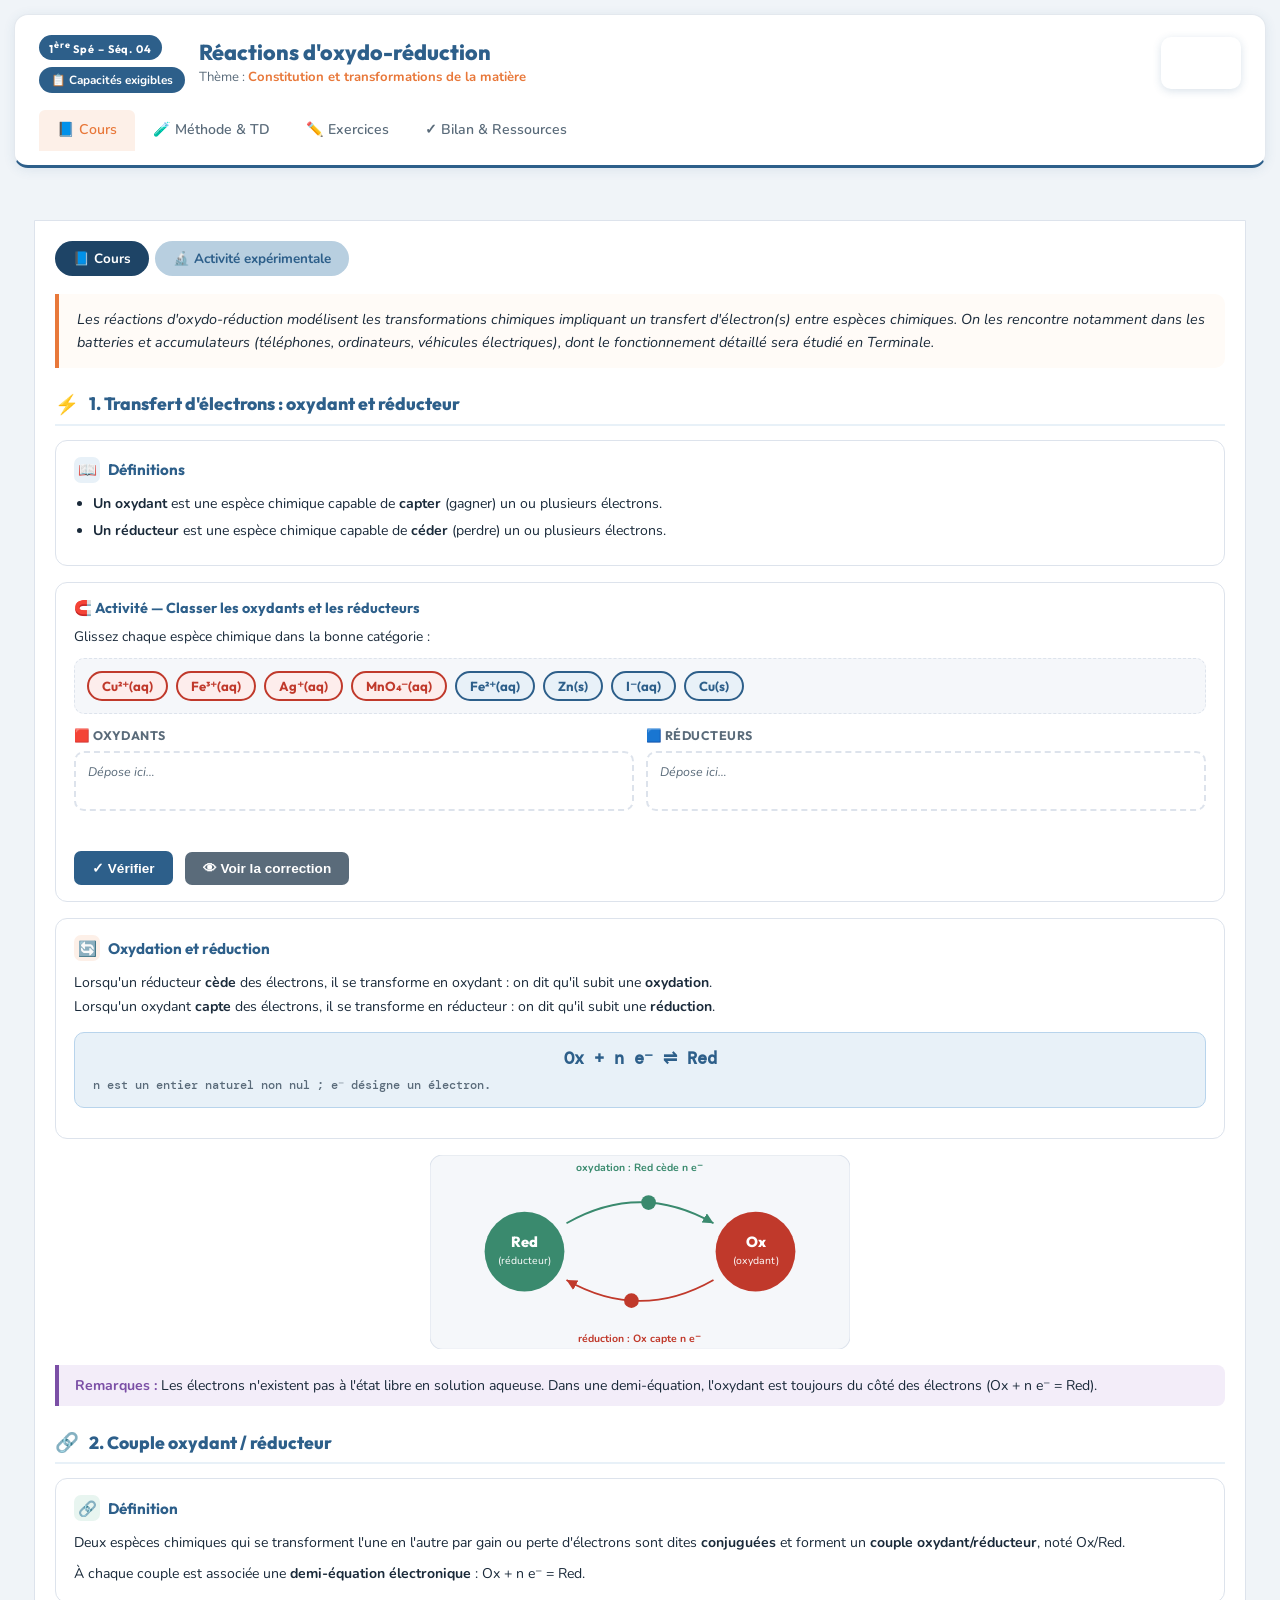
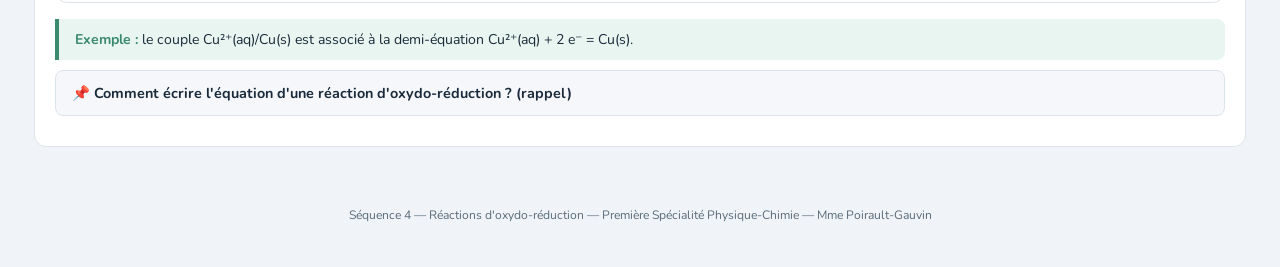
<file: seq04/seq04-cours_interactif.html>
<!DOCTYPE html>
<html lang="fr">
<head>
<meta charset="UTF-8">
<meta name="viewport" content="width=device-width,initial-scale=1">
<title>Séquence 04 – Réactions d'oxydo-réduction – Première Spé PC</title>
<link href="https://fonts.googleapis.com/css2?family=Nunito:wght@400;500;600;700&family=Outfit:wght@400;600;700;800&family=DM+Mono:wght@400;500&display=swap" rel="stylesheet">
<style>

*{box-sizing:border-box;margin:0;padding:0}
:root {
  --bleu:#2D5F8A; --bleu-clair:#E8F1F8; --bleu-moyen:#5B8FB9;
  --orange:#E8783A; --orange-clair:#FDF0E8;
  --vert:#3A8A6E; --vert-clair:#E8F5F0;
  --gris-fond:#F5F7FA; --gris-bord:#DDE3EC;
  --texte:#1A2A3A; --texte-leger:#5A6B7A; --blanc:#FFFFFF;
  --rouge:#C0392B; --rouge-clair:#FDEDEC;
  --violet:#7B4FA6; --violet-clair:#F3EDF9;
}
body{font-family:'Nunito',sans-serif;background:#F0F4F8;padding:14px;color:var(--texte)}
h1{font-size:1.35rem;font-family:'Outfit',sans-serif;font-weight:800;color:var(--bleu);line-height:1.2;text-align:left}

/* HEADER */
.header{background:var(--blanc);border:1px solid #E3E8EE;border-bottom:3px solid var(--bleu);border-radius:14px;padding:18px 24px 14px;max-width:1300px;margin:0 auto 24px;position:sticky;top:0;z-index:100;box-shadow:0 2px 12px rgba(45,95,138,0.10)}
.header-top{display:flex;align-items:center;gap:14px;margin-bottom:14px;flex-wrap:wrap}
.header-left{display:flex;flex-direction:column;align-items:flex-start;gap:7px;flex-shrink:0;margin-top:2px}
.header-badge{background:var(--bleu);color:#fff;font-family:'Outfit',sans-serif;font-size:11px;font-weight:700;letter-spacing:.08em;padding:4px 10px;border-radius:20px;white-space:nowrap}
button.cap-toggle{background:var(--bleu);color:#fff;border:none;padding:5px 12px;border-radius:999px;font-family:'Nunito',sans-serif;font-size:.74rem;font-weight:700;cursor:pointer;white-space:nowrap}
button.cap-toggle:hover{background:#1e4466}
.cap-panel{display:none;margin:0 0 14px;background:#fff;border:1px solid #B8D4EC;border-radius:12px;padding:16px 20px;text-align:left;font-size:.88rem;color:var(--texte)}
.cap-panel.open{display:block}
.cap-panel p{line-height:1.6;margin-bottom:6px}
.header-titles{flex:1;min-width:180px}
.header-titles h1{font-size:1.35rem}
.header-titles p{font-size:.82rem;color:var(--texte-leger);margin-top:2px}
.header-titles p span{color:var(--orange);font-weight:700}
.hicon-wrap{flex-shrink:0;width:80px;border-radius:10px;overflow:hidden;box-shadow:0 2px 8px rgba(45,95,138,.18);background:#fff}
.hicon-wrap svg{display:block;width:100%;height:auto}
.hicon-scene{opacity:0;animation:hiconFade 6s ease-in-out infinite}
.hicon-a{animation-delay:0s}
.hicon-b{animation-delay:3s}
@keyframes hiconFade{0%{opacity:1}42%{opacity:1}50%{opacity:0}92%{opacity:0}100%{opacity:1}}

/* ONGLETS */
.tabs{display:flex;gap:0;overflow-x:auto;scrollbar-width:none;flex-wrap:wrap}
.tabs::-webkit-scrollbar{display:none}
.tab{display:flex;align-items:center;gap:8px;padding:10px 18px 12px;border:none;background:transparent;font-family:'Nunito',sans-serif;font-size:.88rem;font-weight:600;color:var(--texte-leger);cursor:pointer;border-bottom:3px solid transparent;transition:all .2s;white-space:nowrap;position:relative;bottom:-3px}
.tab:hover{color:var(--orange)}
.tab.on{color:var(--orange);border-bottom-color:var(--orange);background:var(--orange-clair);border-radius:6px 6px 0 0}
.panel{display:none;background:var(--blanc);border:1.5px solid var(--gris-bord);border-radius:0 0 12px 12px;padding:20px}
.panel.on{display:block;animation:fadeIn .25s ease}
@keyframes fadeIn{from{opacity:0;transform:translateY(6px)}to{opacity:1;transform:translateY(0)}}
.main{max-width:1300px;margin:0 auto;padding:28px 20px 60px}

/* Sous-onglets */
.sub-tabs-nav{display:flex;gap:6px;margin-bottom:18px;flex-wrap:nowrap;overflow-x:auto}
.sub-tab-btn{display:flex;align-items:center;gap:8px;padding:8px 18px;border:none;background:#b8cfe0;color:var(--bleu);font-family:'Nunito',sans-serif;font-size:.84rem;font-weight:700;cursor:pointer;border-radius:999px;transition:all .2s;white-space:nowrap}
.sub-tab-btn:hover{background:var(--bleu);color:#fff}
.sub-tab-btn.active{background:#1e4466;color:#fff}
.sub-tab-content{display:none}
.sub-tab-content.active{display:block;animation:fadeIn .2s ease}

/* Sections / cartes */
.section-title{font-family:'Outfit',sans-serif;font-size:1.1rem;font-weight:800;color:var(--bleu);margin:24px 0 14px;display:flex;align-items:center;gap:10px;padding-bottom:8px;border-bottom:2px solid var(--bleu-clair)}
.section-title:first-child{margin-top:0}
.section-title .icon{font-size:1.2rem}
.intro-box{background:#FFFBF7;border-left:4px solid var(--orange);border-radius:0 10px 10px 0;padding:14px 18px;margin-bottom:20px;font-size:.9rem;line-height:1.6;color:var(--texte);font-style:italic}
.card{background:var(--blanc);border:1.5px solid var(--gris-bord);border-radius:12px;padding:16px 18px;margin-bottom:16px}
.card-title{font-family:'Outfit',sans-serif;font-weight:700;font-size:.95rem;color:var(--bleu);margin-bottom:10px;display:flex;align-items:center;gap:8px}
.card-title .icon{width:26px;height:26px;border-radius:7px;display:flex;align-items:center;justify-content:center;font-size:.95rem}
.card ul{padding-left:1.2rem;margin:8px 0}
.card li{margin-bottom:5px;line-height:1.55;font-size:.88rem}
.grid-2{display:grid;grid-template-columns:1fr 1fr;gap:16px}
@media(max-width:700px){.grid-2{grid-template-columns:1fr}}
.formula{background:var(--bleu-clair);border:1.5px solid #B8D4EC;border-radius:10px;padding:14px 18px;text-align:center;font-family:'DM Mono',monospace;font-weight:700;color:var(--bleu);margin:14px 0;font-size:1.05rem}
.formula .legend{font-size:.78rem;font-weight:500;color:var(--texte-leger);margin-top:8px;text-align:left}
.exemple-box{background:var(--vert-clair);border-left:4px solid var(--vert);border-radius:0 8px 8px 0;padding:11px 16px;margin:10px 0;font-size:.88rem;color:var(--texte)}
.exemple-box strong{color:var(--vert)}
.remarque-box{background:var(--violet-clair);border-left:4px solid var(--violet);border-radius:0 8px 8px 0;padding:11px 16px;margin:10px 0;font-size:.88rem;color:var(--texte)}
.remarque-box strong{color:var(--violet)}
.attention-box{background:var(--rouge-clair);border-left:4px solid var(--rouge);border-radius:0 8px 8px 0;padding:11px 16px;margin:10px 0;font-size:.88rem;color:var(--texte)}
.attention-box strong{color:var(--rouge)}
.accord-btn{display:flex;align-items:center;justify-content:space-between;width:100%;padding:12px 16px;background:var(--gris-fond);border:1.5px solid var(--gris-bord);border-radius:8px;cursor:pointer;font-family:'Nunito',sans-serif;font-size:.9rem;font-weight:700;color:var(--texte);transition:background .2s;margin:10px 0}
.accord-btn:hover{background:var(--bleu-clair)}
.accord-body{display:none;padding:14px;background:var(--blanc);border:1.5px solid var(--gris-bord);border-top:none;border-radius:0 0 8px 8px;font-size:.88rem;line-height:1.7;margin-top:-10px;margin-bottom:10px}
.accord-body.open{display:block;animation:fadeIn .2s}
.bilan-grid{display:grid;grid-template-columns:1fr 1fr;gap:14px;margin:14px 0}
@media(max-width:560px){.bilan-grid{grid-template-columns:1fr}}
.bilan-card{background:var(--blanc);border:1.5px solid var(--gris-bord);border-radius:12px;padding:16px}
.bilan-card h4{font-family:'Outfit',sans-serif;font-size:.92rem;font-weight:700;color:var(--bleu);margin-bottom:8px;padding-bottom:8px;border-bottom:1.5px solid var(--gris-bord)}
.ke-list{list-style:none;padding:0}
.ke-list li{padding:6px 10px 6px 28px;position:relative;font-size:.84rem;border-bottom:1px solid var(--gris-bord);line-height:1.5}
.ke-list li:last-child{border-bottom:none}
.ke-list li::before{content:"✓";position:absolute;left:8px;color:var(--vert);font-weight:800;font-size:.9rem}
.res-list{list-style:none;padding:0;margin:10px 0}
.res-list a{display:flex;align-items:center;gap:8px;font-size:.86rem;color:var(--bleu);text-decoration:none;padding:8px 12px;border:1px solid var(--gris-bord);border-radius:8px;transition:background .15s}
.res-list a:hover{background:var(--bleu-clair)}

/* Méthode - étapes numérotées */
.methode-list{list-style:none;padding:0;counter-reset:step}
.methode-list li{counter-increment:step;position:relative;padding:12px 16px 12px 52px;margin-bottom:10px;background:var(--gris-fond);border:1.5px solid var(--gris-bord);border-radius:10px;font-size:.88rem;line-height:1.6}
.methode-list li::before{content:counter(step);position:absolute;left:12px;top:50%;transform:translateY(-50%);width:28px;height:28px;border-radius:50%;background:var(--bleu);color:#fff;font-family:'Outfit',sans-serif;font-weight:800;font-size:.9rem;display:flex;align-items:center;justify-content:center}

/* Tableau couples */
table.couples{width:100%;border-collapse:collapse;font-size:.85rem;margin:14px 0}
table.couples th{background:var(--bleu-clair);color:var(--bleu);font-weight:700;padding:8px;text-align:left;border:1px solid var(--gris-bord)}
table.couples td{padding:8px;border:1px solid var(--gris-bord);vertical-align:middle;font-family:'DM Mono',monospace}

/* Activité expérimentale - photos */
.activite-photo-row{display:flex;gap:14px;flex-wrap:wrap;margin:14px 0;justify-content:center}
.activite-photo{text-align:center;flex:1;min-width:180px;max-width:260px}
.activite-photo img{width:100%;height:auto;border-radius:10px;border:2px solid var(--gris-bord);box-shadow:0 2px 8px rgba(0,0,0,.08)}
.activite-photo span{display:block;font-size:.76rem;color:var(--texte-leger);margin-top:6px;font-style:italic}
.activite-q{background:var(--gris-fond);border:1.5px solid var(--gris-bord);border-radius:10px;padding:14px 16px;margin-bottom:14px}
.activite-q .qnum{font-family:'Outfit',sans-serif;font-weight:800;color:var(--orange);font-size:.8rem;letter-spacing:.04em;margin-bottom:6px}
.activite-q .qtext{font-size:.9rem;line-height:1.6;margin-bottom:10px}
.btn-reveal{background:var(--orange);color:#fff;border:none;padding:8px 16px;border-radius:7px;font-weight:700;font-size:.82rem;cursor:pointer}
.btn-reveal:hover{background:#c8602a}
.reveal-body{display:none;margin-top:10px;padding:12px 14px;background:#fff;border:1.5px solid var(--vert);border-radius:8px;font-size:.86rem;line-height:1.6}
.reveal-body.open{display:block;animation:fadeIn .2s}
.reveal-body strong{color:var(--vert)}

/* Drag & drop - jeu d'association */
.dnd-wrap{display:flex;gap:24px;flex-wrap:wrap;margin:16px 0}
.dnd-col{flex:1;min-width:240px}
.dnd-col h5{font-family:'Outfit',sans-serif;font-size:.88rem;color:var(--bleu);margin-bottom:10px}
.dnd-tile{background:var(--orange-clair);border:2px solid var(--orange);border-radius:8px;padding:9px 12px;margin-bottom:8px;font-family:'DM Mono',monospace;font-size:.82rem;cursor:grab;user-select:none;transition:transform .12s, box-shadow .12s}
.dnd-tile:active{cursor:grabbing}
.dnd-tile.dragging{opacity:.4}
.dnd-slot{display:flex;align-items:center;gap:10px;background:#fff;border:1.5px dashed var(--gris-bord);border-radius:8px;padding:9px 12px;margin-bottom:8px;min-height:44px}
.dnd-slot .couple-label{font-family:'DM Mono',monospace;font-weight:700;color:var(--bleu);flex-shrink:0;min-width:78px}
.dnd-slot .drop-target{flex:1;min-height:30px;border-radius:6px;display:flex;align-items:center}
.dnd-slot.over{border-color:var(--bleu);background:var(--bleu-clair)}
.dnd-slot.correct{border-style:solid;border-color:var(--vert);background:var(--vert-clair)}
.dnd-slot.incorrect{border-style:solid;border-color:var(--rouge);background:var(--rouge-clair)}
.dnd-btn{background:var(--bleu);color:#fff;border:none;padding:9px 18px;border-radius:7px;font-weight:700;font-size:.85rem;cursor:pointer;margin-top:8px;margin-right:8px}
.dnd-btn:hover{background:#1e4466}
.dnd-btn.reset{background:var(--texte-leger)}
.dnd-btn.reset:hover{background:#3d4b58}
.dnd-feedback{margin-top:12px;padding:10px 14px;border-radius:8px;font-size:.85rem;display:none}
.dnd-feedback.show{display:block}
.dnd-feedback.ok{background:var(--vert-clair);border-left:4px solid var(--vert);color:#1a5a3a}
.dnd-feedback.partial{background:#FFF8E6;border-left:4px solid #cc8800;color:#5a3a00}

/* Construction guidée de demi-équations */
.halfeq-block{background:var(--gris-fond);border:1.5px solid var(--gris-bord);border-radius:10px;padding:16px 18px;margin-bottom:18px}
.halfeq-title{font-family:'Outfit',sans-serif;font-size:.9rem;color:var(--bleu);margin-bottom:10px}
.halfeq-row{background:#fff;border:1px solid var(--gris-bord);border-radius:8px;padding:14px 16px;font-family:'DM Mono',monospace;font-size:.92rem;line-height:2.1;margin-bottom:12px}
.dnd-blank{display:inline-flex;align-items:center;justify-content:center;min-width:34px;height:28px;padding:0 4px;border:2px dashed var(--gris-bord);border-radius:6px;background:var(--gris-fond);vertical-align:middle;margin:0 2px}
.dnd-blank.over{border-color:var(--bleu);background:var(--bleu-clair)}
.dnd-blank.correct{border-style:solid;border-color:var(--vert);background:var(--vert-clair)}
.dnd-blank.incorrect{border-style:solid;border-color:var(--rouge);background:var(--rouge-clair)}
.dnd-bank{display:flex;gap:8px;flex-wrap:wrap;margin-bottom:10px}
.dnd-num{background:var(--orange-clair);border:2px solid var(--orange);border-radius:7px;padding:6px 14px;font-family:'DM Mono',monospace;font-weight:700;font-size:.9rem;cursor:grab;user-select:none;color:var(--texte)}
.dnd-num:active{cursor:grabbing}
.dnd-num.dragging{opacity:.4}

/* Réordonner la méthode */
.reorder-list{list-style:none;padding:0;margin:14px 0}
.reorder-item{background:var(--vert-exo,#F0FAF6);border:2px solid var(--gris-bord);border-radius:8px;padding:10px 14px;margin-bottom:8px;font-size:.85rem;cursor:grab;user-select:none;display:flex;align-items:center;gap:10px}
.reorder-item .handle{color:var(--texte-leger);font-size:1rem}
.reorder-item.dragging{opacity:.4}
.reorder-item.correct{border-color:var(--vert);background:var(--vert-clair)}
.reorder-item.incorrect{border-color:var(--rouge);background:var(--rouge-clair)}

/* Exercices */
.exo-box{background:var(--gris-fond);border:1.5px solid var(--gris-bord);border-radius:10px;padding:16px 18px;margin-bottom:16px}
.exo-box h5{font-family:'Outfit',sans-serif;color:var(--orange);font-size:.92rem;margin-bottom:8px}
.exo-enonce{background:#fff;border-radius:8px;padding:12px 16px;font-size:.88rem;line-height:1.6;margin-bottom:12px;border:1px solid var(--gris-bord)}
.exo-eq{display:flex;align-items:center;gap:6px;flex-wrap:wrap;font-family:'DM Mono',monospace;font-size:.92rem;margin:10px 0;background:#fff;border-radius:8px;padding:10px 12px;border:1px solid var(--gris-bord)}
.exo-eq select{padding:5px 8px;border:1.5px solid var(--gris-bord);border-radius:6px;font-family:'DM Mono',monospace;font-size:.88rem;background:#fff}
.exo-btn{background:var(--bleu);color:#fff;border:none;padding:8px 16px;border-radius:7px;font-weight:700;font-size:.82rem;cursor:pointer;margin-top:6px}
.exo-btn:hover{background:#1e4466}
.exo-fb{margin-top:10px;padding:10px 14px;border-radius:8px;font-size:.85rem;line-height:1.6;display:none}
.exo-fb.ok{display:block;background:var(--vert-clair);border-left:4px solid var(--vert);color:#1a5a3a}
.exo-fb.ko{display:block;background:var(--rouge-clair);border-left:4px solid var(--rouge);color:#7a2418}

/* Activité drag&drop tactile - Oxydants/Réducteurs (comme fichier Terminale) */
.activite-card{background:var(--blanc);border:1.5px solid var(--gris-bord);border-radius:12px;padding:16px 18px;margin-bottom:16px}
.drag-pool{display:flex;flex-wrap:wrap;gap:8px;padding:12px;background:var(--gris-fond);border:1.5px dashed var(--gris-bord);border-radius:10px;min-height:48px;margin-bottom:14px}
.drag-zones{display:grid;grid-template-columns:1fr 1fr;gap:12px;margin-bottom:10px}
@media(max-width:500px){.drag-zones{grid-template-columns:1fr}}
.drop-zone{min-height:60px;border:2px dashed var(--gris-bord);border-radius:10px;padding:10px 12px;background:var(--blanc);display:flex;flex-wrap:wrap;gap:7px;align-items:flex-start;transition:border-color .15s, background .15s}
.drop-zone.drag-over{border-color:var(--bleu);background:var(--bleu-clair);border-style:solid}
.drop-zone.drop-ok{border-color:var(--vert);background:var(--vert-clair);border-style:solid}
.drop-zone.drop-ko{border-color:var(--rouge);background:var(--rouge-clair);border-style:solid}
.drop-zone-label{display:block;font-family:'Outfit',sans-serif;font-size:.78rem;font-weight:700;color:var(--texte-leger);margin-bottom:8px;letter-spacing:.04em;text-transform:uppercase}
.drop-zone-placeholder{color:var(--texte-leger);font-size:.78rem;font-weight:400;font-style:italic}
.drag-badge{display:inline-flex;align-items:center;gap:5px;padding:5px 13px;border-radius:20px;font-family:'Outfit',sans-serif;font-size:.82rem;font-weight:700;cursor:grab;user-select:none;border:2px solid transparent;transition:opacity .15s, transform .1s;touch-action:none}
.drag-badge:active{cursor:grabbing;transform:scale(1.08);opacity:.85}
.dq-feedback{font-size:.8rem;margin-top:6px;padding-left:2px;min-height:16px}
.dq-feedback.wrong{color:var(--rouge)}

/* Glossaire */
.gloss-search{width:100%;padding:10px 14px;border:1.5px solid var(--gris-bord);border-radius:20px;font-family:'Nunito',sans-serif;font-size:.88rem;margin-bottom:16px}
.gloss-grid{display:grid;grid-template-columns:1fr 1fr;gap:12px;margin:14px 0}
@media(max-width:700px){.gloss-grid{grid-template-columns:1fr}}
.gloss-item{background:var(--blanc);border:1.5px solid var(--gris-bord);border-radius:10px;padding:12px 16px}
.gloss-item dt{font-family:'Outfit',sans-serif;font-weight:800;color:var(--bleu);font-size:.9rem;margin-bottom:4px}
.gloss-item dd{font-size:.84rem;color:var(--texte);line-height:1.55}

/* Badges de difficulté */
.diff-badge{display:inline-flex;align-items:center;gap:4px;font-size:.72rem;font-weight:800;letter-spacing:.03em;padding:3px 10px;border-radius:20px;margin-right:8px;vertical-align:middle}
.diff-badge.d1{background:var(--vert-clair);color:var(--vert)}
.diff-badge.d2{background:var(--bleu-clair);color:var(--bleu)}
.diff-badge.d3{background:var(--orange-clair);color:var(--orange)}
.diff-badge.d4{background:var(--rouge-clair);color:var(--rouge)}
.diff-badge.d5{background:var(--violet-clair);color:var(--violet)}

/* Escape Game */
.escape-wrap{background:#0a0a0f;border-radius:14px;padding:20px;margin:14px 0;box-shadow:inset 0 0 60px rgba(0,0,0,.8)}
.escape-story{color:#cfd6e6;font-size:.86rem;line-height:1.7;background:rgba(255,255,255,.04);border-left:4px solid var(--orange);border-radius:0 8px 8px 0;padding:12px 16px;margin-bottom:16px}
.escape-steps-nav{display:flex;justify-content:center;gap:8px;margin-bottom:14px;flex-wrap:wrap}
.escape-step-badge{display:flex;align-items:center;gap:6px;padding:6px 14px;border-radius:20px;font-size:.76rem;font-weight:800;background:rgba(255,255,255,.06);color:#8a93a8;border:1.5px solid rgba(255,255,255,.12)}
.escape-step-badge.active{background:var(--orange);color:#fff;border-color:var(--orange)}
.escape-step-badge.done{background:rgba(91,224,138,.18);color:#5be08a;border-color:rgba(91,224,138,.4)}
.escape-stage{display:none;margin-bottom:16px;padding-top:10px;border-top:1px dashed rgba(255,255,255,.12)}
.escape-stage.on{display:block;animation:fadeIn .25s ease}
.escape-locked{text-align:center;color:#6a7386;font-size:.84rem;padding:18px;background:rgba(255,255,255,.03);border-radius:10px;border:1.5px dashed rgba(255,255,255,.15)}
.escape-ctrl{display:flex;flex-wrap:wrap;gap:10px;justify-content:center;margin-bottom:14px}
.escape-btn{border:none;border-radius:10px;padding:10px 16px;font-family:'Nunito',sans-serif;font-weight:800;font-size:.85rem;cursor:pointer;color:#fff;transition:transform .15s ease, box-shadow .15s ease;box-shadow:0 3px 0 rgba(0,0,0,.35)}
.escape-btn:hover{transform:translateY(-2px)}
.escape-btn:active{transform:translateY(1px);box-shadow:0 1px 0 rgba(0,0,0,.35)}
.escape-btn.a{background:#7a6bd8}
.escape-btn.b{background:#2050d8}
.escape-btn.c{background:#1fa550}
.escape-log{background:rgba(255,255,255,.05);border:1px solid rgba(255,255,255,.1);border-radius:8px;padding:10px 14px;margin-bottom:14px;min-height:28px;font-size:.82rem;color:#dfe4f0;line-height:1.7}
.escape-log b{color:#ffd76b}
.escape-guess{display:flex;flex-wrap:wrap;gap:10px;align-items:center;justify-content:center;background:rgba(255,255,255,.04);border-radius:10px;padding:12px;margin-bottom:12px}
.escape-guess select{padding:8px 12px;border-radius:7px;border:none;font-family:'Nunito',sans-serif;font-weight:700;font-size:.85rem}
.escape-guess button, .escape-validate-btn{border:none;border-radius:8px;padding:9px 18px;font-weight:800;font-size:.84rem;background:var(--orange);color:#fff;cursor:pointer}
.escape-guess button:hover, .escape-validate-btn:hover{background:#c8602a}
.escape-eq{color:#dfe4f0;font-family:'DM Mono',monospace;font-size:.9rem;text-align:center;line-height:2.2;margin-bottom:12px}
.escape-eq select{padding:4px 6px;border-radius:6px;border:none;font-family:'DM Mono',monospace;font-size:.86rem}
.escape-result{text-align:center;font-size:.9rem;font-weight:700;min-height:24px;margin-bottom:10px}
.escape-result.win{color:#5be08a}
.escape-result.lose{color:#ff8a8a}
.escape-comp-grid{display:flex;gap:8px;flex-wrap:wrap;justify-content:center;margin:14px 0}
.escape-comp-btn{padding:10px 16px;border-radius:10px;border:2px solid rgba(255,255,255,.15);background:rgba(255,255,255,.05);color:#dfe4f0;font-family:'DM Mono',monospace;font-size:.84rem;cursor:pointer;transition:transform .15s,border-color .15s}
.escape-comp-btn:hover{transform:scale(1.04);border-color:rgba(255,255,255,.4)}
.escape-comp-btn.sel{border-color:#fff}
.escape-comp-btn.ok{border-color:#5be08a;background:rgba(91,224,138,.15)}
.escape-comp-btn.ko{border-color:#ff8a8a;background:rgba(255,138,138,.15)}
.escape-reset{display:block;margin:14px auto 0;background:transparent;border:1.5px solid rgba(255,255,255,.25);color:#cfd6e6;border-radius:20px;padding:6px 16px;font-size:.78rem;font-weight:700;cursor:pointer}
.escape-reset:hover{background:rgba(255,255,255,.08)}
.escape-score{text-align:center;color:#8a93a8;font-size:.76rem;margin-top:8px}
.escape-victory{display:none;text-align:center;background:linear-gradient(135deg,#1a3a2a,#0f2a1c);border:2px solid #5be08a;border-radius:12px;padding:20px;margin-top:14px;animation:fadeIn .4s ease}
.escape-victory.show{display:block}
.escape-victory h3{color:#5be08a;font-family:'Outfit',sans-serif;font-size:1.1rem;margin-bottom:6px}
.escape-victory p{color:#cfd6e6;font-size:.86rem}

.footer-note{max-width:1300px;margin:0 auto;padding:0 20px 30px;font-size:.76rem;color:var(--texte-leger);text-align:center}

@media(max-width:600px){
  body{padding:6px}
  .header{padding:12px 16px 10px}
  .header-titles h1{font-size:1.05rem}
  .hicon-wrap{width:60px}
  .tab{padding:8px 12px 10px;font-size:.8rem}
  .panel{padding:12px}
  .main{padding:0 0 30px}
  .bilan-grid,.grid-2{grid-template-columns:1fr}
  .dnd-wrap{flex-direction:column}
  .activite-photo-row{flex-direction:column;align-items:center}
}

</style>
</head>
<body>

<div class="header">
  <div class="header-top">
    <div class="header-left">
      <div class="header-badge">1<sup>ère</sup> Spé – Séq. 04</div>
      <button class="cap-toggle" onclick="document.getElementById('capPanel').classList.toggle('open')">📋 Capacités exigibles</button>
    </div>
    <div class="header-titles">
      <h1>Réactions d'oxydo-réduction</h1>
      <p>Thème : <span>Constitution et transformations de la matière</span></p>
    </div>
    <div class="hicon-wrap">
      <svg xmlns="http://www.w3.org/2000/svg" viewBox="0 0 200 130">
        <g class="hicon-scene hicon-a">
          <rect width="200" height="130" rx="10" fill="#E8F1F8"/>
          <circle cx="60" cy="65" r="24" fill="#3A8A6E"/>
          <text x="60" y="70" text-anchor="middle" font-family="Outfit" font-weight="800" font-size="12" fill="#fff">Red</text>
          <circle cx="140" cy="65" r="24" fill="#C0392B"/>
          <text x="140" y="70" text-anchor="middle" font-family="Outfit" font-weight="800" font-size="12" fill="#fff">Ox</text>
          <circle cx="95" cy="55" r="7" fill="#E8783A">
            <animateMotion dur="2.4s" repeatCount="indefinite" path="M -35,0 Q 0,-25 45,0"/>
          </circle>
        </g>
        <g class="hicon-scene hicon-b">
          <rect width="200" height="130" rx="10" fill="#FDF0E8"/>
          <text x="100" y="30" text-anchor="middle" font-family="Outfit" font-weight="800" font-size="11" fill="#2D5F8A">Ox + n e⁻ = Red</text>
          <circle cx="100" cy="80" r="8" fill="#E8783A"/>
          <text x="100" y="84" text-anchor="middle" font-family="Outfit" font-weight="800" font-size="9" fill="#fff">e⁻</text>
          <text x="100" y="112" text-anchor="middle" font-family="Nunito" font-size="9" fill="#5A6B7A">transfert d'électron(s)</text>
        </g>
      </svg>
    </div>
  </div>

  <div class="cap-panel" id="capPanel">
    <p><strong>À partir de données expérimentales</strong>, identifier le transfert d'électrons entre deux réactifs et le modéliser par des demi-équations électroniques et par une réaction d'oxydo-réduction.</p>
    <p><strong>Établir une équation</strong> de la réaction entre un oxydant et un réducteur, les couples oxydant-réducteur étant donnés.</p>
    <p><strong>Mettre en œuvre</strong> des transformations modélisées par des réactions d'oxydo-réduction.</p>
  </div>

  <nav class="tabs">
    <div class="tab on" onclick="showTab('cours')">📘 Cours</div>
    <div class="tab" onclick="showTab('methode')">🧪 Méthode &amp; TD</div>
    <div class="tab" onclick="showTab('exercices')">✏️ Exercices</div>
    <div class="tab" onclick="showTab('bilan')">✓ Bilan &amp; Ressources</div>
  </nav>
</div>

<div class="main">

<!-- ══════════════════ TAB 1 — COURS ══════════════════ -->
<div class="panel on" id="tab-cours">

  <nav class="sub-tabs-nav" id="sub-nav-cours">
    <button class="sub-tab-btn active" onclick="switchSubTab('cours',0)">📘 Cours</button>
    <button class="sub-tab-btn" onclick="switchSubTab('cours',1)">🔬 Activité expérimentale</button>
  </nav>

  <div class="sub-tab-content active" id="cours-sub-0">

    <div class="intro-box">
      Les réactions d'oxydo-réduction modélisent les transformations chimiques impliquant un transfert d'électron(s) entre espèces chimiques. On les rencontre notamment dans les batteries et accumulateurs (téléphones, ordinateurs, véhicules électriques), dont le fonctionnement détaillé sera étudié en Terminale.
    </div>

    <div class="section-title"><span class="icon">⚡</span>1. Transfert d'électrons : oxydant et réducteur</div>

    <div class="card">
      <div class="card-title"><span class="icon" style="background:var(--bleu-clair);color:var(--bleu);">📖</span>Définitions</div>
      <ul>
        <li><strong>Un oxydant</strong> est une espèce chimique capable de <strong>capter</strong> (gagner) un ou plusieurs électrons.</li>
        <li><strong>Un réducteur</strong> est une espèce chimique capable de <strong>céder</strong> (perdre) un ou plusieurs électrons.</li>
      </ul>
    </div>

    <div class="activite-card">
      <h5 class="halfeq-title">🧲 Activité — Classer les oxydants et les réducteurs</h5>
      <p style="font-size:.86rem;margin-bottom:12px;">Glissez chaque espèce chimique dans la bonne catégorie :</p>
      <div id="drag-pool-oxyred" class="drag-pool"></div>
      <div class="drag-zones">
        <div>
          <div class="drop-zone-label">🟥 Oxydants</div>
          <div class="drop-zone" id="drop-oxyred-ox"><span class="drop-zone-placeholder">Dépose ici…</span></div>
          <div class="dq-feedback" id="fb-ox"></div>
        </div>
        <div>
          <div class="drop-zone-label">🟦 Réducteurs</div>
          <div class="drop-zone" id="drop-oxyred-red"><span class="drop-zone-placeholder">Dépose ici…</span></div>
          <div class="dq-feedback" id="fb-red"></div>
        </div>
      </div>
      <button class="dnd-btn" onclick="verifierOxyred()">✓ Vérifier</button>
      <button class="dnd-btn reset" onclick="corrigerOxyred()">👁 Voir la correction</button>
    </div>

    <div class="card">
      <div class="card-title"><span class="icon" style="background:var(--orange-clair);color:var(--orange);">🔄</span>Oxydation et réduction</div>
      <p style="font-size:.88rem;line-height:1.65;">Lorsqu'un réducteur <strong>cède</strong> des électrons, il se transforme en oxydant : on dit qu'il subit une <strong>oxydation</strong>.<br>
      Lorsqu'un oxydant <strong>capte</strong> des électrons, il se transforme en réducteur : on dit qu'il subit une <strong>réduction</strong>.</p>
      <div class="formula">
        Ox + n e⁻ ⇌ Red
        <div class="legend">n est un entier naturel non nul ; e⁻ désigne un électron.</div>
      </div>
    </div>

    <svg viewBox="0 0 400 185" style="max-width:420px;width:100%;height:auto;display:block;margin:0 auto 16px;">
      <rect width="400" height="185" rx="12" fill="#F5F7FA" stroke="#DDE3EC"/>
      <circle cx="90" cy="92" r="38" fill="#3A8A6E"/>
      <text x="90" y="88" text-anchor="middle" font-family="Outfit" font-weight="800" font-size="14" fill="#fff">Red</text>
      <text x="90" y="104" text-anchor="middle" font-family="Nunito" font-size="10" fill="#fff">(réducteur)</text>
      <circle cx="310" cy="92" r="38" fill="#C0392B"/>
      <text x="310" y="88" text-anchor="middle" font-family="Outfit" font-weight="800" font-size="14" fill="#fff">Ox</text>
      <text x="310" y="104" text-anchor="middle" font-family="Nunito" font-size="10" fill="#fff">(oxydant)</text>

      <!-- Flèche du haut : oxydation, Red vers Ox -->
      <path d="M 130 65 Q 200 25 270 65" fill="none" stroke="#3A8A6E" stroke-width="1.7" marker-end="url(#arrowGreen)"/>
      <text x="200" y="15" text-anchor="middle" font-family="Nunito" font-weight="700" font-size="10" fill="#3A8A6E">oxydation : Red cède n e⁻</text>
      <circle cx="200" cy="45" r="7" fill="#3A8A6E">
        <animateMotion dur="2.4s" repeatCount="indefinite" path="M -70,20 Q 0,-20 70,20"/>
      </circle>

      <!-- Flèche du bas : réduction, Ox vers Red -->
      <path d="M 270 119 Q 200 159 130 119" fill="none" stroke="#C0392B" stroke-width="1.7" marker-end="url(#arrowRed)"/>
      <text x="200" y="178" text-anchor="middle" font-family="Nunito" font-weight="700" font-size="10" fill="#C0392B">réduction : Ox capte n e⁻</text>
      <circle cx="200" cy="139" r="7" fill="#C0392B">
        <animateMotion dur="2.4s" repeatCount="indefinite" path="M 70,-20 Q 0,20 -70,-20"/>
      </circle>

      <defs>
        <marker id="arrowGreen" markerWidth="8" markerHeight="8" refX="6" refY="3" orient="auto"><path d="M0,0 L6,3 L0,6 Z" fill="#3A8A6E"/></marker>
        <marker id="arrowRed" markerWidth="8" markerHeight="8" refX="6" refY="3" orient="auto"><path d="M0,0 L6,3 L0,6 Z" fill="#C0392B"/></marker>
      </defs>
    </svg>

    <div class="remarque-box"><strong>Remarques :</strong> Les électrons n'existent pas à l'état libre en solution aqueuse. Dans une demi-équation, l'oxydant est toujours du côté des électrons (Ox + n e⁻ = Red).</div>

    <div class="section-title"><span class="icon">🔗</span>2. Couple oxydant / réducteur</div>

    <div class="card">
      <div class="card-title"><span class="icon" style="background:var(--vert-clair);color:var(--vert);">🔗</span>Définition</div>
      <p style="font-size:.88rem;line-height:1.65;">Deux espèces chimiques qui se transforment l'une en l'autre par gain ou perte d'électrons sont dites <strong>conjuguées</strong> et forment un <strong>couple oxydant/réducteur</strong>, noté Ox/Red.</p>
      <p style="font-size:.88rem;line-height:1.65;margin-top:8px;">À chaque couple est associée une <strong>demi-équation électronique</strong> : Ox + n e⁻ = Red.</p>
    </div>

    <div class="exemple-box"><strong>Exemple :</strong> le couple Cu²⁺(aq)/Cu(s) est associé à la demi-équation Cu²⁺(aq) + 2 e⁻ = Cu(s).</div>

    <button class="accord-btn" onclick="this.nextElementSibling.classList.toggle('open')">📌 Comment écrire l'équation d'une réaction d'oxydo-réduction ? (rappel)</button>
    <div class="accord-body">
      <p>Lorsqu'on met en contact l'oxydant d'un couple et le réducteur d'un autre couple, une transformation chimique a lieu : c'est une réaction de <strong>transfert d'électrons</strong>.</p>
      <p style="margin-top:8px;">L'oxydant (Ox₁) capte un ou plusieurs électrons : il est réduit en Red₁. Le réducteur (Red₂) cède un ou plusieurs électrons : il est oxydé en Ox₂.</p>
      <p style="margin-top:8px;">La méthode complète pour équilibrer une telle équation est détaillée dans l'onglet <strong>« Méthode &amp; TD »</strong>.</p>
    </div>

  </div><!-- /cours-sub-0 -->

  <div class="sub-tab-content" id="cours-sub-1">

    <div class="intro-box">
      Activité expérimentale : <strong>la bouteille bleue</strong>. Cette expérience classique met en jeu deux couples oxydant/réducteur pour expliquer un curieux phénomène de coloration réversible.
    </div>

    <div class="activite-photo-row">
      <div class="activite-photo">
        <img src="[data-uri]" alt="Fiole bleue et fiole incolore côte à côte">
        <span>État initial : une fiole bleue, une fiole incolore</span>
      </div>
    </div>

    <div class="card">
      <div class="card-title"><span class="icon" style="background:var(--bleu-clair);color:var(--bleu);">🧪</span>Les couples en présence</div>
      <ul>
        <li>Le <strong>bleu de méthylène</strong> existe sous deux formes, notées BM⁺(aq) et BMH(aq), formant le couple <strong>BM⁺(aq)/BMH(aq)</strong>. Seule l'espèce BM⁺(aq) est colorée (bleue) en solution.</li>
        <li>Le <strong>glucose</strong>, noté RCHO(aq), est le réducteur du couple <strong>RCO₂H(aq)/RCHO(aq)</strong>.</li>
      </ul>
    </div>

    <div class="activite-q">
      <div class="qnum">QUESTION 1</div>
      <div class="qtext">Écrire la demi-équation électronique de réduction de la forme oxydée BM⁺(aq) (couple BM⁺(aq)/BMH(aq), milieu acide).</div>
      <button class="btn-reveal" onclick="this.nextElementSibling.classList.toggle('open')">👁 Afficher la correction</button>
      <div class="reveal-body"><strong>BM⁺(aq) + H⁺(aq) + 2 e⁻ = BMH(aq)</strong></div>
    </div>

    <div class="activite-q">
      <div class="qnum">QUESTION 2</div>
      <div class="qtext">Écrire la demi-équation électronique d'oxydation du glucose RCHO(aq) (couple RCO₂H(aq)/RCHO(aq)).</div>
      <button class="btn-reveal" onclick="this.nextElementSibling.classList.toggle('open')">👁 Afficher la correction</button>
      <div class="reveal-body"><strong>RCHO(aq) + H₂O(l) = RCO₂H(aq) + 2 H⁺(aq) + 2 e⁻</strong></div>
    </div>

    <div class="activite-q">
      <div class="qnum">QUESTION 3</div>
      <div class="qtext">En déduire l'équation de la réaction d'oxydo-réduction (lente) entre le glucose et la forme oxydée BM⁺(aq). Quel est le réactif limitant lorsque la solution devient incolore ?</div>
      <button class="btn-reveal" onclick="this.nextElementSibling.classList.toggle('open')">👁 Afficher la correction</button>
      <div class="reveal-body">
        <strong>BM⁺(aq) + RCHO(aq) + H₂O(l) → BMH(aq) + RCO₂H(aq) + H⁺(aq)</strong><br><br>
        BM⁺(aq) est le réactif limitant : c'est la seule espèce colorée de l'expérience, et sa disparition rend la solution incolore.
      </div>
    </div>

    <div class="activite-photo-row">
      <div class="activite-photo">
        <img src="[data-uri]" alt="Fioles bleues après agitation">
        <span>Après agitation : la coloration bleue réapparaît</span>
      </div>
      <div class="activite-photo">
        <img src="[data-uri]" alt="Fioles incolores/pâles avant agitation">
        <span>Avant agitation : la coloration s'estompe</span>
      </div>
    </div>

    <div class="activite-q">
      <div class="qnum">QUESTION 4</div>
      <div class="qtext">Lorsqu'on agite la fiole, du dioxygène de l'air se dissout dans la solution (O₂(g) = O₂(aq)) et réoxyde la forme réduite du bleu de méthylène. Écrire l'équation de cette réaction rapide entre les couples O₂(aq)/H₂O(l) et BM⁺(aq)/BMH(aq).</div>
      <button class="btn-reveal" onclick="this.nextElementSibling.classList.toggle('open')">👁 Afficher la correction</button>
      <div class="reveal-body"><strong>2 BMH(aq) + O₂(aq) + 2 H⁺(aq) → 2 H₂O(l) + 2 BM⁺(aq)</strong></div>
    </div>

    <div class="activite-q">
      <div class="qnum">QUESTION 5</div>
      <div class="qtext">À l'aide des deux équations précédentes, expliquer les variations de couleur observées au cours de l'expérience, puis pourquoi le cycle finit par s'arrêter après plusieurs agitations.</div>
      <button class="btn-reveal" onclick="this.nextElementSibling.classList.toggle('open')">👁 Afficher la correction</button>
      <div class="reveal-body">
        Lorsque BM⁺(aq) est consommé par le glucose, la solution se décolore lentement (réaction lente). L'agitation dissout du dioxygène qui régénère rapidement BM⁺(aq) : la solution rebleuit (réaction rapide).<br><br>
        Tant qu'il reste du glucose en solution et du dioxygène disponible dans la fiole bouchée, le cycle peut se répéter. Une fois le glucose entièrement consommé, la recoloration bleue ne se produit plus.
      </div>
    </div>

  </div><!-- /cours-sub-1 -->

</div><!-- /tab-cours -->

<!-- ══════════════════ TAB 2 — MÉTHODE & TD ══════════════════ -->
<div class="panel" id="tab-methode">

  <nav class="sub-tabs-nav" id="sub-nav-methode">
    <button class="sub-tab-btn active" onclick="switchSubTab('methode',0)">📋 Fiche méthode</button>
    <button class="sub-tab-btn" onclick="switchSubTab('methode',1)">🧩 Glisser-déposer</button>
  </nav>

  <div class="sub-tab-content active" id="methode-sub-0">

    <div class="intro-box">D'après le TD1 — méthode pour écrire une demi-équation électronique puis l'équation-bilan d'une réaction d'oxydo-réduction.</div>

    <div class="section-title"><span class="icon">①</span>Écrire une demi-équation électronique</div>
    <ol class="methode-list">
      <li>Placer l'oxydant et le réducteur de chaque côté du signe = (ou →).</li>
      <li>Si nécessaire, appliquer la conservation des éléments <strong>autres que O et H</strong>.</li>
      <li>Si nécessaire, appliquer la conservation de l'élément <strong>O</strong> grâce à l'ajout éventuel de molécules d'eau H₂O.</li>
      <li>Si nécessaire, appliquer la conservation de l'élément <strong>H</strong> grâce à l'ajout éventuel de protons H⁺(aq) (réaction en milieu acide).</li>
      <li>Assurer la conservation de la <strong>charge électrique</strong> grâce à l'ajout d'électrons e⁻, du même côté que l'oxydant.</li>
    </ol>

    <div class="section-title"><span class="icon">②</span>Écrire le bilan de la réaction</div>
    <ol class="methode-list" start="6">
      <li>Équilibrer le nombre d'électrons transférés entre les deux demi-équations (multiplier si besoin).</li>
      <li>Faire le bilan en additionnant les deux demi-équations : les électrons doivent se simplifier.</li>
      <li>Simplifier éventuellement le bilan en supprimant les molécules d'eau et les protons en excès.</li>
    </ol>

    <div class="attention-box"><strong>Rappel :</strong> il ne peut pas y avoir de réaction entre deux oxydants, ni entre deux réducteurs.</div>

    <div class="section-title"><span class="icon">📚</span>Couples rencontrés dans le TD1</div>
    <table class="couples">
      <tr><th>Couple Ox/Red</th><th>Demi-équation électronique</th></tr>
      <tr><td>Cu²⁺(aq)/Cu(s)</td><td>Cu²⁺ + 2 e⁻ = Cu</td></tr>
      <tr><td>Fe³⁺(aq)/Fe²⁺(aq)</td><td>Fe³⁺ + e⁻ = Fe²⁺</td></tr>
      <tr><td>Ag⁺(aq)/Ag(s)</td><td>Ag⁺ + e⁻ = Ag</td></tr>
      <tr><td>I₂(aq)/I⁻(aq)</td><td>I₂ + 2 e⁻ = 2 I⁻</td></tr>
      <tr><td>H₂O₂(aq)/H₂O(l)</td><td>H₂O₂ + 2 H⁺ + 2 e⁻ = 2 H₂O</td></tr>
      <tr><td>MnO₄⁻(aq)/Mn²⁺(aq)</td><td>MnO₄⁻ + 8 H⁺ + 5 e⁻ = Mn²⁺ + 4 H₂O</td></tr>
    </table>

  </div><!-- /methode-sub-0 -->

  <div class="sub-tab-content" id="methode-sub-1">

    <div class="intro-box">Entraînez-vous à associer chaque couple oxydant/réducteur à sa demi-équation électronique, puis à remettre dans l'ordre les étapes de la méthode.</div>

    <div class="section-title"><span class="icon">🧩</span>Jeu 1 — Construire la demi-équation en appliquant la méthode</div>
    <p style="font-size:.85rem;color:var(--texte-leger);margin-bottom:10px;">Pour chaque couple, glissez les coefficients manquants dans la demi-équation en appliquant les étapes de la fiche méthode (conservation des éléments, puis de la charge). Les couples sont classés du plus simple au plus complexe.</p>

    <div class="halfeq-block">
      <h5 class="halfeq-title"><span class="diff-badge d1">Niveau 1</span> Couple Cl₂(g)/Cl⁻(aq)</h5>
      <div class="halfeq-row">
        Cl₂(g) + <span class="dnd-blank" data-couple="cl2" data-slot="a" data-answer="2"></span> e⁻ ⇌ <span class="dnd-blank" data-couple="cl2" data-slot="b" data-answer="2"></span> Cl⁻(aq)
      </div>
      <div class="dnd-bank" data-couple="cl2">
        <div class="dnd-num" draggable="true" data-value="2">2</div>
        <div class="dnd-num" draggable="true" data-value="2">2</div>
        <div class="dnd-num" draggable="true" data-value="1">1</div>
        <div class="dnd-num" draggable="true" data-value="3">3</div>
      </div>
      <button class="dnd-btn" onclick="checkHalfEq('cl2')">✓ Vérifier</button>
      <button class="dnd-btn reset" onclick="resetHalfEq('cl2')">↺ Réinitialiser</button>
      <div class="dnd-feedback" id="fb-cl2"></div>
    </div>

    <div class="halfeq-block">
      <h5 class="halfeq-title"><span class="diff-badge d2">Niveau 2</span> Couple H₂O₂(aq)/H₂O(l) — milieu acide</h5>
      <div class="halfeq-row">
        H₂O₂(aq) + <span class="dnd-blank" data-couple="h2o2" data-slot="a" data-answer="2"></span> H⁺(aq) + <span class="dnd-blank" data-couple="h2o2" data-slot="b" data-answer="2"></span> e⁻ ⇌ <span class="dnd-blank" data-couple="h2o2" data-slot="c" data-answer="2"></span> H₂O(l)
      </div>
      <div class="dnd-bank" data-couple="h2o2">
        <div class="dnd-num" draggable="true" data-value="2">2</div>
        <div class="dnd-num" draggable="true" data-value="2">2</div>
        <div class="dnd-num" draggable="true" data-value="2">2</div>
        <div class="dnd-num" draggable="true" data-value="1">1</div>
        <div class="dnd-num" draggable="true" data-value="4">4</div>
      </div>
      <button class="dnd-btn" onclick="checkHalfEq('h2o2')">✓ Vérifier</button>
      <button class="dnd-btn reset" onclick="resetHalfEq('h2o2')">↺ Réinitialiser</button>
      <div class="dnd-feedback" id="fb-h2o2"></div>
    </div>

    <div class="halfeq-block">
      <h5 class="halfeq-title"><span class="diff-badge d3">Niveau 3</span> Couple NO₃⁻(aq)/NO(g) — milieu acide</h5>
      <div class="halfeq-row">
        NO₃⁻(aq) + <span class="dnd-blank" data-couple="no3" data-slot="a" data-answer="4"></span> H⁺(aq) + <span class="dnd-blank" data-couple="no3" data-slot="b" data-answer="3"></span> e⁻ ⇌ NO(g) + <span class="dnd-blank" data-couple="no3" data-slot="c" data-answer="2"></span> H₂O(l)
      </div>
      <div class="dnd-bank" data-couple="no3">
        <div class="dnd-num" draggable="true" data-value="4">4</div>
        <div class="dnd-num" draggable="true" data-value="3">3</div>
        <div class="dnd-num" draggable="true" data-value="2">2</div>
        <div class="dnd-num" draggable="true" data-value="6">6</div>
        <div class="dnd-num" draggable="true" data-value="1">1</div>
      </div>
      <button class="dnd-btn" onclick="checkHalfEq('no3')">✓ Vérifier</button>
      <button class="dnd-btn reset" onclick="resetHalfEq('no3')">↺ Réinitialiser</button>
      <div class="dnd-feedback" id="fb-no3"></div>
    </div>

    <div class="halfeq-block">
      <h5 class="halfeq-title"><span class="diff-badge d4">Niveau 4</span> MnO₄⁻(aq)/Mn²⁺(aq) — milieu acide</h5>
      <div class="halfeq-row">
        MnO₄⁻(aq) + <span class="dnd-blank" data-couple="mno4" data-slot="a" data-answer="8"></span> H⁺(aq) + <span class="dnd-blank" data-couple="mno4" data-slot="b" data-answer="5"></span> e⁻ ⇌ Mn²⁺(aq) + <span class="dnd-blank" data-couple="mno4" data-slot="c" data-answer="4"></span> H₂O(l)
      </div>
      <div class="dnd-bank" data-couple="mno4">
        <div class="dnd-num" draggable="true" data-value="8">8</div>
        <div class="dnd-num" draggable="true" data-value="5">5</div>
        <div class="dnd-num" draggable="true" data-value="4">4</div>
        <div class="dnd-num" draggable="true" data-value="2">2</div>
        <div class="dnd-num" draggable="true" data-value="7">7</div>
      </div>
      <button class="dnd-btn" onclick="checkHalfEq('mno4')">✓ Vérifier</button>
      <button class="dnd-btn reset" onclick="resetHalfEq('mno4')">↺ Réinitialiser</button>
      <div class="dnd-feedback" id="fb-mno4"></div>
    </div>

    <div class="halfeq-block">
      <h5 class="halfeq-title"><span class="diff-badge d5">Niveau 5</span> Couple Cr₂O₇²⁻(aq)/Cr³⁺(aq) — milieu acide</h5>
      <div class="halfeq-row">
        Cr₂O₇²⁻(aq) + <span class="dnd-blank" data-couple="cr2o7" data-slot="a" data-answer="14"></span> H⁺(aq) + <span class="dnd-blank" data-couple="cr2o7" data-slot="b" data-answer="6"></span> e⁻ ⇌ <span class="dnd-blank" data-couple="cr2o7" data-slot="c" data-answer="2"></span> Cr³⁺(aq) + <span class="dnd-blank" data-couple="cr2o7" data-slot="d" data-answer="7"></span> H₂O(l)
      </div>
      <div class="dnd-bank" data-couple="cr2o7">
        <div class="dnd-num" draggable="true" data-value="14">14</div>
        <div class="dnd-num" draggable="true" data-value="6">6</div>
        <div class="dnd-num" draggable="true" data-value="2">2</div>
        <div class="dnd-num" draggable="true" data-value="7">7</div>
        <div class="dnd-num" draggable="true" data-value="3">3</div>
      </div>
      <button class="dnd-btn" onclick="checkHalfEq('cr2o7')">✓ Vérifier</button>
      <button class="dnd-btn reset" onclick="resetHalfEq('cr2o7')">↺ Réinitialiser</button>
      <div class="dnd-feedback" id="fb-cr2o7"></div>
    </div>

    <div class="remarque-box"><strong>Astuce :</strong> les couples MnO₄⁻/Mn²⁺ et Cr₂O₇²⁻/Cr³⁺ construits ici vous serviront directement dans l'onglet <strong>« Exercices »</strong> pour établir les équations-bilans complètes, aux côtés de trois autres couples.</div>

    <div class="section-title"><span class="icon">🔢</span>Jeu 2 — Remettre les étapes de la méthode dans l'ordre</div>
    <p style="font-size:.85rem;color:var(--texte-leger);margin-bottom:10px;">Glissez les étapes ci-dessous pour les remettre dans le bon ordre (de la demi-équation au bilan simplifié).</p>

    <ul class="reorder-list" id="reorderList">
      <li class="reorder-item" draggable="true" data-order="3">Conservation de l'élément O (ajout de H₂O).</li>
      <li class="reorder-item" draggable="true" data-order="1">Placer l'oxydant et le réducteur de chaque côté.</li>
      <li class="reorder-item" draggable="true" data-order="6">Équilibrer le nombre d'électrons transférés entre les deux demi-équations.</li>
      <li class="reorder-item" draggable="true" data-order="4">Conservation de l'élément H (ajout de H⁺).</li>
      <li class="reorder-item" draggable="true" data-order="2">Conservation des éléments autres que O et H.</li>
      <li class="reorder-item" draggable="true" data-order="8">Simplifier le bilan (H₂O et H⁺ en excès).</li>
      <li class="reorder-item" draggable="true" data-order="5">Conservation de la charge électrique (ajout d'électrons).</li>
      <li class="reorder-item" draggable="true" data-order="7">Additionner les deux demi-équations : les électrons se simplifient.</li>
    </ul>
    <button class="dnd-btn" onclick="checkReorder()">✓ Vérifier l'ordre</button>
    <button class="dnd-btn reset" onclick="shuffleReorder()">🔀 Mélanger</button>
    <div class="dnd-feedback" id="reorder-fb"></div>

  </div><!-- /methode-sub-1 -->

</div><!-- /tab-methode -->

<!-- ══════════════════ TAB 3 — EXERCICES ══════════════════ -->
<div class="panel" id="tab-exercices">

  <div class="intro-box">Cinq niveaux d'exercices, du plus simple au plus complexe. Pour chaque niveau, suivez les étapes de la fiche méthode : d'abord le nombre d'électrons échangés dans chaque demi-équation, puis l'équation-bilan complète.</div>

  <!-- NIVEAU 1 -->
  <div class="exo-box">
    <h5><span class="diff-badge d1">Niveau 1</span>Ions argent et cuivre métallique</h5>
    <div class="exo-enonce">On plonge un fil de cuivre Cu(s) dans une solution contenant des ions argent Ag⁺(aq) (couples Ag⁺(aq)/Ag(s) et Cu²⁺(aq)/Cu(s)).</div>
    <ol class="methode-list">
      <li>Nombre d'électrons échangés dans chaque demi-équation :
        <div class="exo-eq" style="margin-top:8px;">
          Ag⁺/Ag : n =
          <select id="n1-a"><option value="">?</option><option value="1">1</option><option value="2">2</option><option value="3">3</option></select>
          &nbsp;&nbsp; Cu²⁺/Cu : n =
          <select id="n1-b"><option value="">?</option><option value="1">1</option><option value="2">2</option><option value="3">3</option></select>
        </div>
        <button class="exo-btn" onclick="checkSelectSet(['n1-a','n1-b'],['1','2'],'n1-fb')">Vérifier</button>
        <div class="exo-fb" id="n1-fb"></div>
      </li>
      <li>Équation-bilan équilibrée :
        <div class="exo-eq" style="margin-top:8px;">
          <select id="ex1-a"><option value="">?</option><option value="1">1</option><option value="2">2</option><option value="3">3</option></select> Ag⁺ +
          <select id="ex1-b"><option value="">?</option><option value="1">1</option><option value="2">2</option><option value="3">3</option></select> Cu →
          <select id="ex1-c"><option value="">?</option><option value="1">1</option><option value="2">2</option><option value="3">3</option></select> Ag +
          <select id="ex1-d"><option value="">?</option><option value="1">1</option><option value="2">2</option><option value="3">3</option></select> Cu²⁺
        </div>
        <button class="exo-btn" onclick="checkSelectSet(['ex1-a','ex1-b','ex1-c','ex1-d'],['2','1','2','1'],'exo1-fb')">Vérifier</button>
        <div class="exo-fb" id="exo1-fb"></div>
      </li>
    </ol>
  </div>

  <!-- NIVEAU 2 -->
  <div class="exo-box">
    <h5><span class="diff-badge d2">Niveau 2</span>Ions fer (III) et ions iodure</h5>
    <div class="exo-enonce">On mélange une solution contenant des ions fer (III) Fe³⁺(aq) avec une solution contenant des ions iodure I⁻(aq) (couples Fe³⁺(aq)/Fe²⁺(aq) et I₂(aq)/I⁻(aq)).</div>
    <ol class="methode-list">
      <li>Nombre d'électrons échangés dans chaque demi-équation :
        <div class="exo-eq" style="margin-top:8px;">
          Fe³⁺/Fe²⁺ : n =
          <select id="n2-a"><option value="">?</option><option value="1">1</option><option value="2">2</option><option value="3">3</option></select>
          &nbsp;&nbsp; I₂/I⁻ : n =
          <select id="n2-b"><option value="">?</option><option value="1">1</option><option value="2">2</option><option value="3">3</option></select>
        </div>
        <button class="exo-btn" onclick="checkSelectSet(['n2-a','n2-b'],['1','2'],'n2-fb')">Vérifier</button>
        <div class="exo-fb" id="n2-fb"></div>
      </li>
      <li>Équation-bilan équilibrée :
        <div class="exo-eq" style="margin-top:8px;">
          <select id="ex2-a"><option value="">?</option><option value="1">1</option><option value="2">2</option><option value="3">3</option></select> Fe³⁺ +
          <select id="ex2-b"><option value="">?</option><option value="1">1</option><option value="2">2</option><option value="3">3</option></select> I⁻ →
          <select id="ex2-c"><option value="">?</option><option value="1">1</option><option value="2">2</option><option value="3">3</option></select> Fe²⁺ +
          <select id="ex2-d"><option value="">?</option><option value="1">1</option><option value="2">2</option><option value="3">3</option></select> I₂
        </div>
        <button class="exo-btn" onclick="checkSelectSet(['ex2-a','ex2-b','ex2-c','ex2-d'],['2','2','2','1'],'exo2-fb')">Vérifier</button>
        <div class="exo-fb" id="exo2-fb"></div>
      </li>
    </ol>
  </div>

  <!-- NIVEAU 3 -->
  <div class="exo-box">
    <h5><span class="diff-badge d3">Niveau 3</span>Eau oxygénée et ions fer (II)</h5>
    <div class="exo-enonce">On ajoute de l'eau oxygénée H₂O₂(aq) à une solution acidifiée contenant des ions fer (II) Fe²⁺(aq) (couples H₂O₂(aq)/H₂O(l) et Fe³⁺(aq)/Fe²⁺(aq)).</div>
    <ol class="methode-list">
      <li>Nombre d'électrons échangés dans chaque demi-équation :
        <div class="exo-eq" style="margin-top:8px;">
          H₂O₂/H₂O : n =
          <select id="n3-a"><option value="">?</option><option value="1">1</option><option value="2">2</option><option value="3">3</option></select>
          &nbsp;&nbsp; Fe³⁺/Fe²⁺ : n =
          <select id="n3-b"><option value="">?</option><option value="1">1</option><option value="2">2</option><option value="3">3</option></select>
        </div>
        <button class="exo-btn" onclick="checkSelectSet(['n3-a','n3-b'],['2','1'],'n3-fb')">Vérifier</button>
        <div class="exo-fb" id="n3-fb"></div>
      </li>
      <li>Équation-bilan équilibrée :
        <div class="exo-eq" style="margin-top:8px;">
          <select id="ex3-a"><option value="">?</option><option value="1">1</option><option value="2">2</option><option value="3">3</option></select> H₂O₂ +
          <select id="ex3-b"><option value="">?</option><option value="1">1</option><option value="2">2</option><option value="3">3</option></select> H⁺ +
          <select id="ex3-c"><option value="">?</option><option value="1">1</option><option value="2">2</option><option value="3">3</option></select> Fe²⁺ →
          <select id="ex3-d"><option value="">?</option><option value="1">1</option><option value="2">2</option><option value="3">3</option></select> H₂O +
          <select id="ex3-e"><option value="">?</option><option value="1">1</option><option value="2">2</option><option value="3">3</option></select> Fe³⁺
        </div>
        <button class="exo-btn" onclick="checkSelectSet(['ex3-a','ex3-b','ex3-c','ex3-d','ex3-e'],['1','2','2','2','2'],'exo3-fb')">Vérifier</button>
        <div class="exo-fb" id="exo3-fb"></div>
      </li>
    </ol>
  </div>

  <!-- NIVEAU 4 -->
  <div class="exo-box">
    <h5><span class="diff-badge d4">Niveau 4</span>Ions permanganate et acide oxalique</h5>
    <div class="exo-enonce">On fait réagir les ions permanganate MnO₄⁻(aq) (couple MnO₄⁻/Mn²⁺) avec l'acide oxalique H₂C₂O₄(aq) (couple CO₂/H₂C₂O₄), en milieu acide.</div>
    <ol class="methode-list">
      <li>Nombre d'électrons échangés dans chaque demi-équation :
        <div class="exo-eq" style="margin-top:8px;">
          MnO₄⁻/Mn²⁺ : n =
          <select id="n4-a"><option value="">?</option><option value="2">2</option><option value="5">5</option><option value="1">1</option></select>
          &nbsp;&nbsp; CO₂/H₂C₂O₄ : n =
          <select id="n4-b"><option value="">?</option><option value="2">2</option><option value="5">5</option><option value="1">1</option></select>
        </div>
        <button class="exo-btn" onclick="checkSelectSet(['n4-a','n4-b'],['5','2'],'n4-fb')">Vérifier</button>
        <div class="exo-fb" id="n4-fb"></div>
      </li>
      <li>Équation-bilan équilibrée :
        <div class="exo-eq" style="margin-top:8px;">
          <select id="ex4-a"><option value="">?</option><option value="2">2</option><option value="5">5</option><option value="1">1</option><option value="6">6</option></select> MnO₄⁻ +
          <select id="ex4-b"><option value="">?</option><option value="2">2</option><option value="5">5</option><option value="1">1</option><option value="6">6</option></select> H₂C₂O₄ +
          <select id="ex4-c"><option value="">?</option><option value="2">2</option><option value="6">6</option><option value="16">16</option><option value="1">1</option></select> H⁺ →
          <select id="ex4-d"><option value="">?</option><option value="2">2</option><option value="5">5</option><option value="1">1</option><option value="10">10</option></select> Mn²⁺ +
          <select id="ex4-e"><option value="">?</option><option value="2">2</option><option value="5">5</option><option value="10">10</option><option value="1">1</option></select> CO₂ +
          <select id="ex4-f"><option value="">?</option><option value="2">2</option><option value="8">8</option><option value="16">16</option><option value="1">1</option></select> H₂O
        </div>
        <button class="exo-btn" onclick="checkSelectSet(['ex4-a','ex4-b','ex4-c','ex4-d','ex4-e','ex4-f'],['2','5','6','2','10','8'],'exo4-fb')">Vérifier</button>
        <div class="exo-fb" id="exo4-fb"></div>
      </li>
    </ol>
  </div>

  <!-- NIVEAU 5 -->
  <div class="exo-box">
    <h5><span class="diff-badge d5">Niveau 5</span>Ions dichromate et éthanol</h5>
    <div class="exo-enonce">On fait réagir les ions dichromate Cr₂O₇²⁻(aq) (couple Cr₂O₇²⁻/Cr³⁺) avec l'éthanol CH₃CH₂OH(aq) (couple CH₃CO₂H/CH₃CH₂OH), en milieu acide.</div>
    <ol class="methode-list">
      <li>Nombre d'électrons échangés dans chaque demi-équation :
        <div class="exo-eq" style="margin-top:8px;">
          Cr₂O₇²⁻/Cr³⁺ : n =
          <select id="n5-a"><option value="">?</option><option value="2">2</option><option value="4">4</option><option value="6">6</option></select>
          &nbsp;&nbsp; CH₃CO₂H/CH₃CH₂OH : n =
          <select id="n5-b"><option value="">?</option><option value="2">2</option><option value="4">4</option><option value="6">6</option></select>
        </div>
        <button class="exo-btn" onclick="checkSelectSet(['n5-a','n5-b'],['6','4'],'n5-fb')">Vérifier</button>
        <div class="exo-fb" id="n5-fb"></div>
      </li>
      <li>Équation-bilan équilibrée :
        <div class="exo-eq" style="margin-top:8px;">
          <select id="ex5-a"><option value="">?</option><option value="2">2</option><option value="3">3</option><option value="1">1</option><option value="4">4</option></select> Cr₂O₇²⁻ +
          <select id="ex5-b"><option value="">?</option><option value="2">2</option><option value="3">3</option><option value="1">1</option></select> CH₃CH₂OH +
          <select id="ex5-c"><option value="">?</option><option value="2">2</option><option value="8">8</option><option value="16">16</option></select> H⁺ →
          <select id="ex5-d"><option value="">?</option><option value="2">2</option><option value="4">4</option><option value="1">1</option></select> Cr³⁺ +
          <select id="ex5-e"><option value="">?</option><option value="2">2</option><option value="3">3</option><option value="1">1</option></select> CH₃CO₂H +
          <select id="ex5-f"><option value="">?</option><option value="2">2</option><option value="8">8</option><option value="11">11</option></select> H₂O
        </div>
        <button class="exo-btn" onclick="checkSelectSet(['ex5-a','ex5-b','ex5-c','ex5-d','ex5-e','ex5-f'],['2','3','16','4','3','11'],'exo5-fb')">Vérifier</button>
        <div class="exo-fb" id="exo5-fb"></div>
      </li>
    </ol>
  </div>

  <div class="section-title"><span class="icon">🕵️</span>Escape Game — Le Coffre du Chimiste</div>

  <div class="escape-wrap">
    <div class="escape-story">
      🔒 Le professeur a enfermé la clé du laboratoire dans un coffre à triple protection. Pour t'échapper, résous les <strong>3 épreuves</strong> dans l'ordre, à partir de l'observation suivante : <em>« Un ruban d'aluminium plongé dans une solution de sulfate de cuivre (II) se recouvre d'un dépôt rougeâtre, tandis que la coloration bleue de la solution s'atténue progressivement. »</em>
    </div>

    <div class="escape-steps-nav">
      <div class="escape-step-badge active" id="ebadge1">1 · 🔎 Identifier</div>
      <div class="escape-step-badge" id="ebadge2">2 · 🔢 Digicode</div>
      <div class="escape-step-badge" id="ebadge3">3 · 🔑 Couple mystère</div>
    </div>

    <!-- ÉTAPE 1 -->
    <div class="escape-stage on" id="estage1">
      <div class="escape-ctrl">
        <button class="escape-btn a" onclick="escClue(1)">🔎 Observer le ruban</button>
        <button class="escape-btn b" onclick="escClue(2)">🔎 Observer le dépôt</button>
        <button class="escape-btn c" onclick="escClue(3)">🔎 Observer la solution</button>
      </div>
      <div class="escape-log" id="escLog">Il fait sombre dans le laboratoire. Choisis une observation pour commencer l'enquête…</div>
      <div class="escape-guess">
        <label style="color:#cfd6e6;font-weight:700;font-size:.84rem;">🔎 Quel est l'oxydant de cette transformation ?</label>
        <select id="escGuess">
          <option value="?">— choisir —</option>
          <option value="al">Al(s)</option>
          <option value="al3">Al³⁺(aq)</option>
          <option value="cu">Cu(s)</option>
          <option value="cu2">Cu²⁺(aq)</option>
        </select>
        <button onclick="escVerify1()">💡 Vérifier ma déduction</button>
      </div>
      <div class="escape-result" id="escResult1"></div>
    </div>

    <!-- ÉTAPE 2 -->
    <div class="escape-stage" id="estage2">
      <div class="escape-locked" id="estage2locked">🔒 Résous d'abord l'étape 1 pour débloquer le digicode.</div>
      <div id="estage2content" style="display:none;">
        <p style="color:#cfd6e6;font-size:.85rem;text-align:center;margin-bottom:10px;">Le digicode s'ouvre en complétant les coefficients de l'équation-bilan de la transformation observée.</p>
        <div class="escape-eq">
          <select id="ecode-a"><option value="">?</option><option value="1">1</option><option value="2">2</option><option value="3">3</option></select> Al(s) +
          <select id="ecode-b"><option value="">?</option><option value="1">1</option><option value="2">2</option><option value="3">3</option></select> Cu²⁺(aq) →
          <select id="ecode-c"><option value="">?</option><option value="1">1</option><option value="2">2</option><option value="3">3</option></select> Al³⁺(aq) +
          <select id="ecode-d"><option value="">?</option><option value="1">1</option><option value="2">2</option><option value="3">3</option></select> Cu(s)
        </div>
        <div style="text-align:center;">
          <button class="escape-validate-btn" onclick="escVerify2()">🔓 Entrer le digicode</button>
        </div>
        <div class="escape-result" id="escResult2"></div>
      </div>
    </div>

    <!-- ÉTAPE 3 -->
    <div class="escape-stage" id="estage3">
      <div class="escape-locked" id="estage3locked">🔒 Résous d'abord l'étape 2 pour débloquer la serrure finale.</div>
      <div id="estage3content" style="display:none;">
        <p style="color:#cfd6e6;font-size:.85rem;text-align:center;margin-bottom:10px;">La serrure finale s'ouvre avec le couple oxydant/réducteur du métal qui a été <strong>oxydé</strong> dans cette transformation. Clique sur le bon couple.</p>
        <div class="escape-comp-grid" id="escCoupleGrid">
          <button class="escape-comp-btn" onclick="escVerify3('al', this)">Al³⁺(aq)/Al(s)</button>
          <button class="escape-comp-btn" onclick="escVerify3('cu', this)">Cu²⁺(aq)/Cu(s)</button>
          <button class="escape-comp-btn" onclick="escVerify3('fe', this)">Fe³⁺(aq)/Fe²⁺(aq)</button>
          <button class="escape-comp-btn" onclick="escVerify3('mn', this)">MnO₄⁻(aq)/Mn²⁺(aq)</button>
        </div>
        <div class="escape-result" id="escResult3"></div>
        <div class="escape-victory" id="escVictory">
          <h3>🎉 Évasion réussie !</h3>
          <p>Tu as résolu les 3 épreuves : Cu²⁺(aq) était l'oxydant, l'équation-bilan est 2 Al(s) + 3 Cu²⁺(aq) → 2 Al³⁺(aq) + 3 Cu(s), et le couple Al³⁺(aq)/Al(s) est celui du métal oxydé. Clique sur « Recommencer » pour rejouer.</p>
        </div>
      </div>
    </div>

    <button class="escape-reset" onclick="escReset()">🔄 Recommencer l'énigme</button>
    <div class="escape-score" id="escScore">Épreuves réussies : 0 / 3</div>
  </div>

</div><!-- /tab-exercices -->

<!-- ══════════════════ TAB 4 — BILAN & RESSOURCES ══════════════════ -->
<div class="panel" id="tab-bilan">

  <nav class="sub-tabs-nav" id="sub-nav-bilan">
    <button class="sub-tab-btn active" onclick="switchSubTab('bilan',0)">📋 Bilan</button>
    <button class="sub-tab-btn" onclick="switchSubTab('bilan',1)">📖 Glossaire</button>
    <button class="sub-tab-btn" onclick="switchSubTab('bilan',2)">🔗 Ressources</button>
  </nav>

  <div class="sub-tab-content active" id="bilan-sub-0">

    <div class="bilan-grid">
      <div class="bilan-card">
        <h4>📖 Définitions clés</h4>
        <ul class="ke-list">
          <li>Oxydant = espèce qui capte des électrons</li>
          <li>Réducteur = espèce qui cède des électrons</li>
          <li>Oxydation = perte d'électrons (Red → Ox)</li>
          <li>Réduction = gain d'électrons (Ox → Red)</li>
          <li>Couple Ox/Red : Ox + n e⁻ = Red</li>
        </ul>
      </div>
      <div class="bilan-card">
        <h4>🧭 Méthode en 8 étapes</h4>
        <ul class="ke-list">
          <li>Placer Ox et Red de chaque côté</li>
          <li>Conserver les éléments autres que O, H</li>
          <li>Conserver O avec H₂O</li>
          <li>Conserver H avec H⁺</li>
          <li>Conserver la charge avec e⁻</li>
          <li>Équilibrer les électrons échangés</li>
          <li>Additionner les deux demi-équations</li>
          <li>Simplifier le bilan final</li>
        </ul>
      </div>
    </div>

    <div class="card">
      <div class="card-title"><span class="icon" style="background:var(--gris-fond);color:var(--texte-leger);">📚</span>Exercices du manuel</div>
      <p style="font-size:.85rem;">En autonomie : tous les exercices du chapitre 2 corrigés dans le manuel.<br>En classe : p49, p50 n°18, p51 n°29, p55 n°46.</p>
    </div>

  </div><!-- /bilan-sub-0 -->

  <div class="sub-tab-content" id="bilan-sub-1">
    <div class="section-title"><span class="icon">📖</span>Glossaire</div>
    <input type="text" class="gloss-search" id="glossSearch" placeholder="🔎 Rechercher un mot du glossaire…" oninput="glossFilter()">
    <dl class="gloss-grid" id="glossGrid">
      <div class="gloss-item" data-term="oxydant"><dt>Oxydant</dt><dd>Espèce chimique capable de capter (gagner) un ou plusieurs électrons.</dd></div>
      <div class="gloss-item" data-term="reducteur réducteur"><dt>Réducteur</dt><dd>Espèce chimique capable de céder (perdre) un ou plusieurs électrons.</dd></div>
      <div class="gloss-item" data-term="oxydation"><dt>Oxydation</dt><dd>Transformation au cours de laquelle un réducteur cède des électrons et se transforme en oxydant.</dd></div>
      <div class="gloss-item" data-term="reduction réduction"><dt>Réduction</dt><dd>Transformation au cours de laquelle un oxydant capte des électrons et se transforme en réducteur.</dd></div>
      <div class="gloss-item" data-term="couple oxydant reducteur"><dt>Couple oxydant/réducteur</dt><dd>Ensemble de deux espèces conjuguées, notées Ox/Red, qui se transforment l'une en l'autre par gain ou perte d'électrons.</dd></div>
      <div class="gloss-item" data-term="demi-equation electronique demi équation"><dt>Demi-équation électronique</dt><dd>Écriture symbolique associée à un couple Ox/Red, de la forme Ox + n e⁻ = Red.</dd></div>
      <div class="gloss-item" data-term="transfert d'electrons electron"><dt>Transfert d'électrons</dt><dd>Échange d'un ou plusieurs électrons entre l'oxydant d'un couple et le réducteur d'un autre couple, à l'origine d'une réaction d'oxydo-réduction.</dd></div>
      <div class="gloss-item" data-term="electron e-"><dt>Électron (e⁻)</dt><dd>Particule chargée négativement échangée lors d'une réaction d'oxydo-réduction. Elle n'existe pas à l'état libre en solution aqueuse.</dd></div>
      <div class="gloss-item" data-term="milieu acide proton h+"><dt>Milieu acide</dt><dd>Milieu réactionnel contenant des ions H⁺(aq) en excès, utilisés pour équilibrer l'élément hydrogène dans une demi-équation.</dd></div>
      <div class="gloss-item" data-term="equation bilan équation-bilan"><dt>Équation-bilan</dt><dd>Équation de la réaction d'oxydo-réduction, obtenue en additionnant les deux demi-équations électroniques après avoir équilibré le nombre d'électrons échangés.</dd></div>
      <div class="gloss-item" data-term="reactif limitant réactif"><dt>Réactif limitant</dt><dd>Réactif entièrement consommé le premier au cours d'une transformation chimique, qui arrête l'avancement de la réaction.</dd></div>
      <div class="gloss-item" data-term="coefficient stœchiométrique stoechiometrique"><dt>Coefficient stœchiométrique</dt><dd>Nombre placé devant une espèce chimique dans une équation, permettant d'assurer la conservation des éléments et de la charge.</dd></div>
      <div class="gloss-item" data-term="conservation de la matiere charge"><dt>Conservation de la matière et de la charge</dt><dd>Principe selon lequel, dans une équation chimique équilibrée, chaque élément et la charge électrique totale se retrouvent à l'identique de part et d'autre de l'équation.</dd></div>
      <div class="gloss-item" data-term="espece chimique espèce"><dt>Espèce chimique</dt><dd>Entité chimique (atome, ion ou molécule) caractérisée par sa formule, pouvant intervenir comme réactif ou produit dans une transformation.</dd></div>
    </dl>
  </div><!-- /bilan-sub-1 -->

  <div class="sub-tab-content" id="bilan-sub-2">
    <div class="card">
      <div class="card-title"><span class="icon" style="background:var(--bleu-clair);color:var(--bleu);">🔗</span>Ressources complémentaires</div>
      <ul class="res-list">
        <li><a href="https://www.pccl.fr/physique_chimie_college_lycee/lycee/premiere_1S/ajusterRedox_flash.htm" target="_blank">⚙️ Exercice d'ajustement des équations redox (PCCL)</a></li>
      </ul>
    </div>
  </div><!-- /bilan-sub-2 -->

</div><!-- /tab-bilan -->

</div><!-- /.main -->

<div class="footer-note">Séquence 4 — Réactions d'oxydo-réduction — Première Spécialité Physique-Chimie — Mme Poirault-Gauvin</div>


<script>
/* === Onglets principaux === */
function showTab(id){
  var ids=['cours','methode','exercices','bilan'];
  document.querySelectorAll('.tabs > .tab').forEach(function(t,i){ t.classList.toggle('on', ids[i]===id); });
  document.querySelectorAll('.main > .panel').forEach(function(p){ p.classList.remove('on'); });
  document.getElementById('tab-'+id).classList.add('on');
}

/* === Sous-onglets génériques === */
function switchSubTab(group, idx){
  var btns = document.querySelectorAll('#sub-nav-'+group+' .sub-tab-btn');
  var contents = document.querySelectorAll('[id^="'+group+'-sub-"]');
  btns.forEach(function(b,i){ b.classList.toggle('active', i===idx); });
  contents.forEach(function(c,i){ c.classList.toggle('active', i===idx); });
}

/* === Activité : classer les oxydants et les réducteurs (drag tactile) === */
const OXYRED_BADGES = [
  { id: 'cu2',  label: 'Cu²⁺(aq)',   color: '#C0392B', bg: '#FDEDEC', cat: 'ox'  },
  { id: 'fe3',  label: 'Fe³⁺(aq)',   color: '#C0392B', bg: '#FDEDEC', cat: 'ox'  },
  { id: 'ag1',  label: 'Ag⁺(aq)',    color: '#C0392B', bg: '#FDEDEC', cat: 'ox'  },
  { id: 'mno4', label: 'MnO₄⁻(aq)',  color: '#C0392B', bg: '#FDEDEC', cat: 'ox'  },
  { id: 'fe2',  label: 'Fe²⁺(aq)',   color: '#2D5F8A', bg: '#E8F1F8', cat: 'red' },
  { id: 'zn',   label: 'Zn(s)',      color: '#2D5F8A', bg: '#E8F1F8', cat: 'red' },
  { id: 'i',    label: 'I⁻(aq)',     color: '#2D5F8A', bg: '#E8F1F8', cat: 'red' },
  { id: 'cu',   label: 'Cu(s)',      color: '#2D5F8A', bg: '#E8F1F8', cat: 'red' },
];

let orDragId = null, orGhost = null, orSource = null;

function buildOxyredPool(){
  const pool = document.getElementById('drag-pool-oxyred');
  if(!pool) return;
  pool.innerHTML = '';
  OXYRED_BADGES.forEach(b => pool.appendChild(makeOrBadge(b, 'drag-pool-oxyred')));
}

function makeOrBadge(b, sourceId){
  const el = document.createElement('span');
  el.className = 'drag-badge';
  el.dataset.id = b.id;
  el.dataset.source = sourceId;
  el.style.cssText = 'background:'+b.bg+';border-color:'+b.color+';color:'+b.color+';';
  el.textContent = b.label;
  el.addEventListener('mousedown', orStartDrag);
  el.addEventListener('touchstart', orStartDrag, {passive:false});
  return el;
}

function orStartDrag(e){
  e.preventDefault();
  const badge = e.currentTarget;
  orDragId = badge.dataset.id;
  orSource = badge.dataset.source;
  const bData = OXYRED_BADGES.find(b => b.id === orDragId);

  orGhost = document.createElement('span');
  orGhost.className = 'drag-badge';
  orGhost.style.cssText = 'position:fixed;pointer-events:none;z-index:9999;opacity:.88;transform:translate(-50%,-50%);background:'+bData.bg+';border:2px solid '+bData.color+';color:'+bData.color+';';
  orGhost.textContent = bData.label;
  document.body.appendChild(orGhost);
  orMoveGhost(e);

  badge.style.opacity = '.35';
  badge.dataset.dragging = '1';

  document.addEventListener('mousemove', orMoveGhost);
  document.addEventListener('mouseup', orEndDrag);
  document.addEventListener('touchmove', orMoveGhost, {passive:false});
  document.addEventListener('touchend', orEndDrag);

  document.querySelectorAll('.drop-zone').forEach(z => z.classList.add('drag-over'));
}

function orMoveGhost(e){
  if(!orGhost) return;
  const pt = e.touches ? e.touches[0] : e;
  orGhost.style.left = pt.clientX + 'px';
  orGhost.style.top = pt.clientY + 'px';
}

function orEndDrag(e){
  document.removeEventListener('mousemove', orMoveGhost);
  document.removeEventListener('mouseup', orEndDrag);
  document.removeEventListener('touchmove', orMoveGhost);
  document.removeEventListener('touchend', orEndDrag);
  document.querySelectorAll('.drop-zone').forEach(z => z.classList.remove('drag-over'));

  if(orGhost){ orGhost.remove(); orGhost = null; }
  const orig = document.querySelector('.drag-badge[data-id="'+orDragId+'"][data-dragging="1"]');

  const pt = e.changedTouches ? e.changedTouches[0] : e;
  const zones = ['drop-oxyred-ox','drop-oxyred-red','drag-pool-oxyred'];
  let targetZone = null;
  for(const zid of zones){
    const el = document.getElementById(zid);
    if(!el) continue;
    const r = el.getBoundingClientRect();
    if(pt.clientX >= r.left && pt.clientX <= r.right && pt.clientY >= r.top && pt.clientY <= r.bottom){
      targetZone = zid;
      break;
    }
  }

  const bData = OXYRED_BADGES.find(b => b.id === orDragId);
  if(targetZone && targetZone !== orSource){
    if(orig) orig.remove();
    const zoneEl = document.getElementById(targetZone);
    const ph = zoneEl.querySelector('.drop-zone-placeholder');
    if(ph) ph.style.display = 'none';
    zoneEl.appendChild(makeOrBadge(bData, targetZone));
  } else {
    if(orig){ orig.style.opacity = '1'; delete orig.dataset.dragging; }
  }
  orDragId = null; orSource = null;
}

function verifierOxyred(){
  ['ox','red'].forEach(cat => {
    const zone = document.getElementById('drop-oxyred-' + cat);
    const fb = document.getElementById('fb-' + cat);
    const placed = [...zone.querySelectorAll('.drag-badge')].map(b => b.dataset.id);
    const correct = OXYRED_BADGES.filter(b => b.cat === cat).map(b => b.id);
    const isOk = correct.every(c => placed.includes(c)) && placed.every(p => correct.includes(p));
    zone.classList.remove('drop-ok','drop-ko');
    zone.classList.add(isOk ? 'drop-ok' : 'drop-ko');
    if(isOk){
      fb.textContent = '✓ Correct !'; fb.className = 'dq-feedback';
    } else {
      const manq = correct.filter(c => !placed.includes(c)).map(c => OXYRED_BADGES.find(b=>b.id===c).label);
      const trop = placed.filter(p => !correct.includes(p)).map(p => (OXYRED_BADGES.find(b=>b.id===p)||{}).label || p);
      let msg = '✗ ';
      if(manq.length) msg += 'Manque : ' + manq.join(', ') + '. ';
      if(trop.length) msg += 'En trop : ' + trop.join(', ') + '.';
      fb.textContent = msg; fb.className = 'dq-feedback wrong';
    }
  });
}

function corrigerOxyred(){
  ['ox','red'].forEach(cat => {
    const zone = document.getElementById('drop-oxyred-' + cat);
    zone.innerHTML = '';
    zone.classList.remove('drop-ok','drop-ko');
    zone.classList.add('drop-ok');
    OXYRED_BADGES.filter(b => b.cat === cat).forEach(b => zone.appendChild(makeOrBadge(b, 'drop-oxyred-' + cat)));
    document.getElementById('fb-' + cat).textContent = '✓ Correction affichée.';
    document.getElementById('fb-' + cat).className = 'dq-feedback';
  });
  const pool = document.getElementById('drag-pool-oxyred');
  if(pool) pool.innerHTML = '';
}
buildOxyredPool();

/* === Glossaire === */
function glossFilter(){
  var q = document.getElementById('glossSearch').value.trim().toLowerCase();
  document.querySelectorAll('#glossGrid .gloss-item').forEach(function(item){
    var term = item.getAttribute('data-term') + ' ' + item.textContent.toLowerCase();
    item.style.display = term.indexOf(q) !== -1 ? '' : 'none';
  });
}

/* === Jeu 1 : construire la demi-équation en glissant les coefficients === */
(function(){
  var draggedNum = null;
  var originBank = null;

  function attachNumEvents(tile){
    tile.addEventListener('dragstart', function(e){
      draggedNum = tile;
      originBank = tile.closest('.dnd-bank');
      tile.classList.add('dragging');
      e.dataTransfer.effectAllowed = 'move';
    });
    tile.addEventListener('dragend', function(){
      tile.classList.remove('dragging');
    });
  }
  document.querySelectorAll('.dnd-num').forEach(attachNumEvents);

  document.querySelectorAll('.dnd-blank').forEach(function(blank){
    blank.addEventListener('dragover', function(e){
      e.preventDefault();
      blank.classList.add('over');
    });
    blank.addEventListener('dragleave', function(){
      blank.classList.remove('over');
    });
    blank.addEventListener('drop', function(e){
      e.preventDefault();
      blank.classList.remove('over');
      if(!draggedNum) return;
      var couple = blank.getAttribute('data-couple');
      // Ne mélange pas les jetons entre couples différents
      var draggedCouple = originBank ? originBank.getAttribute('data-couple') : (draggedNum.closest('.dnd-blank') ? draggedNum.closest('.dnd-blank').getAttribute('data-couple') : null);
      if(draggedCouple !== couple){
        return;
      }
      // Remet l'ancien jeton du blanc dans sa banque d'origine
      var bank = document.querySelector('.dnd-bank[data-couple="'+couple+'"]');
      if(blank.firstChild){
        bank.appendChild(blank.firstChild);
      }
      blank.appendChild(draggedNum);
      blank.classList.remove('correct','incorrect');
    });
  });
})();

function checkHalfEq(couple){
  var blanks = document.querySelectorAll('.dnd-blank[data-couple="'+couple+'"]');
  var correct = 0, total = blanks.length, filled = 0;
  blanks.forEach(function(blank){
    blank.classList.remove('correct','incorrect');
    var tile = blank.querySelector('.dnd-num');
    if(tile){
      filled++;
      if(tile.getAttribute('data-value') === blank.getAttribute('data-answer')){
        blank.classList.add('correct');
        correct++;
      } else {
        blank.classList.add('incorrect');
      }
    }
  });
  var fb = document.getElementById('fb-'+couple);
  fb.classList.add('show');
  if(filled < total){
    fb.className = 'dnd-feedback show partial';
    fb.textContent = 'Complétez toutes les cases avant de vérifier (' + filled + '/' + total + ').';
  } else if(correct === total){
    fb.className = 'dnd-feedback show ok';
    fb.textContent = '✓ Demi-équation correctement équilibrée !';
  } else {
    fb.className = 'dnd-feedback show partial';
    fb.textContent = correct + ' / ' + total + ' coefficients corrects. Reprenez les étapes de la méthode pour les cases en rouge.';
  }
}

function resetHalfEq(couple){
  var bank = document.querySelector('.dnd-bank[data-couple="'+couple+'"]');
  document.querySelectorAll('.dnd-blank[data-couple="'+couple+'"]').forEach(function(blank){
    blank.classList.remove('correct','incorrect');
    if(blank.firstChild) bank.appendChild(blank.firstChild);
  });
  var fb = document.getElementById('fb-'+couple);
  fb.classList.remove('show');
}

/* === Jeu 2 : réordonner les étapes de la méthode === */
(function(){
  var draggedItem = null;
  var list = document.getElementById('reorderList');
  list.querySelectorAll('.reorder-item').forEach(attachReorderEvents);

  function attachReorderEvents(item){
    item.addEventListener('dragstart', function(){
      draggedItem = item;
      setTimeout(function(){ item.classList.add('dragging'); }, 0);
    });
    item.addEventListener('dragend', function(){
      item.classList.remove('dragging');
    });
  }
  list.addEventListener('dragover', function(e){
    e.preventDefault();
    var afterEl = getDragAfterElement(list, e.clientY);
    if(!draggedItem) return;
    if(afterEl == null){
      list.appendChild(draggedItem);
    } else {
      list.insertBefore(draggedItem, afterEl);
    }
  });
  function getDragAfterElement(container, y){
    var items = [].slice.call(container.querySelectorAll('.reorder-item:not(.dragging)'));
    return items.reduce(function(closest, child){
      var box = child.getBoundingClientRect();
      var offset = y - box.top - box.height/2;
      if(offset < 0 && offset > closest.offset){
        return {offset: offset, element: child};
      } else {
        return closest;
      }
    }, {offset: -Infinity}).element;
  }
})();

function checkReorder(){
  var items = document.querySelectorAll('#reorderList .reorder-item');
  var ok = true;
  items.forEach(function(item, idx){
    var expected = String(idx + 1);
    item.classList.remove('correct','incorrect');
    if(item.getAttribute('data-order') === expected){
      item.classList.add('correct');
    } else {
      item.classList.add('incorrect');
      ok = false;
    }
  });
  var fb = document.getElementById('reorder-fb');
  fb.classList.add('show');
  if(ok){
    fb.className = 'dnd-feedback show ok';
    fb.textContent = '✓ Parfait, les étapes sont dans le bon ordre !';
  } else {
    fb.className = 'dnd-feedback show partial';
    fb.textContent = 'Certaines étapes ne sont pas encore à la bonne place (en rouge). Réessayez.';
  }
}

function shuffleReorder(){
  var list = document.getElementById('reorderList');
  var items = [].slice.call(list.querySelectorAll('.reorder-item'));
  items.forEach(function(item){ item.classList.remove('correct','incorrect'); });
  for(var i = items.length - 1; i > 0; i--){
    var j = Math.floor(Math.random() * (i + 1));
    var tmp = items[i]; items[i] = items[j]; items[j] = tmp;
  }
  items.forEach(function(item){ list.appendChild(item); });
  document.getElementById('reorder-fb').classList.remove('show');
}
shuffleReorder();

/* === Exercices : vérification des coefficients (utilisée par tous les niveaux) === */
function checkSelectSet(ids, answers, fbId){
  var fb = document.getElementById(fbId);
  var vals = ids.map(function(id){ return document.getElementById(id).value; });
  if(vals.some(function(v){ return v === ''; })){
    fb.className = 'exo-fb ko';
    fb.textContent = 'Complétez tous les coefficients avant de vérifier.';
    return;
  }
  var ok = vals.every(function(v, i){ return v === answers[i]; });
  if(ok){
    fb.className = 'exo-fb ok';
    fb.textContent = '✓ Correct !';
  } else {
    fb.className = 'exo-fb ko';
    fb.textContent = '✗ Ce n\'est pas encore correct. Reprenez la méthode en 8 étapes (onglet Méthode & TD) : équilibrez d\'abord chaque demi-équation séparément.';
  }
}

/* === Escape Game — Le Coffre du Chimiste === */
var escState = { s1:false, s2:false, s3:false };

function escLogAppend(msg){
  var log = document.getElementById('escLog');
  log.innerHTML += '<br>' + msg;
}

function escClue(n){
  if(n === 1) escLogAppend('<b>Ruban :</b> le ruban d\'aluminium métallique Al(s) disparaît peu à peu : il est consommé au cours de la réaction.');
  if(n === 2) escLogAppend('<b>Dépôt :</b> un dépôt métallique rougeâtre se forme peu à peu : il s\'agit de cuivre Cu(s).');
  if(n === 3) escLogAppend('<b>Solution :</b> la coloration bleue, due aux ions Cu²⁺(aq), s\'atténue progressivement : ces ions disparaissent.');
}

function escSetBadges(){
  document.getElementById('ebadge1').className = 'escape-step-badge' + (escState.s1 ? ' done' : ' active');
  document.getElementById('ebadge2').className = 'escape-step-badge' + (escState.s2 ? ' done' : (escState.s1 ? ' active' : ''));
  document.getElementById('ebadge3').className = 'escape-step-badge' + (escState.s3 ? ' done' : (escState.s2 ? ' active' : ''));
  document.getElementById('escScore').textContent = 'Épreuves réussies : ' + [escState.s1,escState.s2,escState.s3].filter(Boolean).length + ' / 3';
}

function escVerify1(){
  var v = document.getElementById('escGuess').value;
  var res = document.getElementById('escResult1');
  if(v === '?'){ res.className='escape-result'; res.textContent='Choisis une réponse avant de vérifier.'; return; }
  if(v === 'cu2'){
    res.className = 'escape-result win';
    res.textContent = '✓ Exact ! Cu²⁺(aq) capte des électrons pour former Cu(s) : c\'est l\'oxydant.';
    escState.s1 = true;
    document.getElementById('estage2locked').style.display = 'none';
    document.getElementById('estage2content').style.display = 'block';
  } else {
    res.className = 'escape-result lose';
    res.textContent = '✗ Ce n\'est pas ça. Relis les indices : quelle espèce capte des électrons ?';
  }
  escSetBadges();
}

function escVerify2(){
  var ids = ['ecode-a','ecode-b','ecode-c','ecode-d'];
  var answers = ['2','3','2','3'];
  var vals = ids.map(function(id){ return document.getElementById(id).value; });
  var res = document.getElementById('escResult2');
  if(vals.some(function(v){ return v === ''; })){
    res.className = 'escape-result'; res.textContent = 'Complète tous les coefficients avant d\'entrer le digicode.'; return;
  }
  var ok = vals.every(function(v,i){ return v === answers[i]; });
  if(ok){
    res.className = 'escape-result win';
    res.textContent = '✓ Digicode accepté : 2 Al(s) + 3 Cu²⁺(aq) → 2 Al³⁺(aq) + 3 Cu(s).';
    escState.s2 = true;
    document.getElementById('estage3locked').style.display = 'none';
    document.getElementById('estage3content').style.display = 'block';
  } else {
    res.className = 'escape-result lose';
    res.textContent = '✗ Digicode refusé. Vérifie la conservation des éléments et de la charge.';
  }
  escSetBadges();
}

function escVerify3(id, btn){
  var res = document.getElementById('escResult3');
  document.querySelectorAll('#escCoupleGrid .escape-comp-btn').forEach(function(b){ b.classList.remove('ok','ko'); });
  if(id === 'al'){
    btn.classList.add('ok');
    res.className = 'escape-result win';
    res.textContent = '✓ Le coffre s\'ouvre !';
    escState.s3 = true;
    document.getElementById('escVictory').classList.add('show');
  } else {
    btn.classList.add('ko');
    res.className = 'escape-result lose';
    res.textContent = '✗ Ce n\'est pas le couple du métal oxydé. Réessaie.';
  }
  escSetBadges();
}

function escReset(){
  escState = { s1:false, s2:false, s3:false };
  document.getElementById('escLog').innerHTML = 'Il fait sombre dans le laboratoire. Choisis une observation pour commencer l\'enquête…';
  document.getElementById('escGuess').value = '?';
  document.getElementById('escResult1').textContent = '';
  document.getElementById('escResult1').className = 'escape-result';
  ['ecode-a','ecode-b','ecode-c','ecode-d'].forEach(function(id){ document.getElementById(id).value = ''; });
  document.getElementById('estage2locked').style.display = 'block';
  document.getElementById('estage2content').style.display = 'none';
  document.getElementById('estage3locked').style.display = 'block';
  document.getElementById('estage3content').style.display = 'none';
  document.getElementById('escResult2').textContent = '';
  document.getElementById('escResult2').className = 'escape-result';
  document.getElementById('escResult3').textContent = '';
  document.getElementById('escResult3').className = 'escape-result';
  document.querySelectorAll('#escCoupleGrid .escape-comp-btn').forEach(function(b){ b.classList.remove('ok','ko'); });
  document.getElementById('escVictory').classList.remove('show');
  escSetBadges();
}
escSetBadges();
</script>

</body>
</html>
</file>
<file: css/styles.css>
/* ===== styles.css — Site de Mme Poirault-Gauvin ===== */

.tab-content { display: none; }
.active { display: block; }
.sub-content { display: none; }
.sub-content.active { display: block; }

.anim-center {
  display: flex;
  flex-direction: column;
  align-items: center;
  margin-top: 1.5rem;
}

.anim-card {
  background: white;
  border: 1px solid #e2e8f0;
  border-radius: 12px;
  padding: 16px;
  margin-bottom: 20px;
  box-shadow: 0 1px 4px rgba(0,0,0,0.06);
}

.anim-card h3 {
  font-size: 1rem;
  font-weight: 600;
  color: #1e3a5f;
  margin-bottom: 10px;
}

.anim-card iframe {
  width: 100%;
  height: 520px;
  border: none;
  border-radius: 8px;
}

/* === Fond d'écran pour chaque séquence === */
.seq-bg {
  background-size: cover;
  background-position: center 50%;
  background-repeat: no-repeat;
  background-color: #f8fafc;
  background-attachment: scroll;
  border-radius: 12px;
  padding: 20px;
  position: relative;
  min-height: 100vh;
}

/* Voile blanc par-dessus l'image de fond pour ne pas écraser les liens */
.seq-bg::before {
  content: '';
  position: absolute;
  inset: 0;
  background: rgba(255, 255, 255, 0.65);
  border-radius: 12px;
  z-index: 0;
  pointer-events: none;
}

/* Le contenu reste au-dessus du voile */
.seq-bg > * {
  position: relative;
  z-index: 1;
}

@media (max-width: 768px) {
  .seq-bg {
    background-size: 95vw auto !important;
    background-position: center bottom !important;
    background-attachment: scroll !important;
  }
  .seq-bg::before {
    background: rgba(255, 255, 255, 0.50) !important;
  }
}

/* Style bouton sous-onglet désactivé */
.btn-disabled-tab {
  padding: 10px 18px;
  border: none;
  border-bottom: 2px solid transparent;
  background: none;
  cursor: not-allowed;
  font-weight: 600;
  font-size: 1rem;
  color: #d1d5db;
  opacity: 0.7;
}

.btn-disabled-tab .soon {
  font-size: 0.75rem;
  color: #9ca3af;
  font-weight: 400;
}

/* ═══════════════════════════════════════════════
   ANIMATIONS ICÔNES — Terminale
   (montage reflux séq.12)
═══════════════════════════════════════════════ */
.reflux-icon {
  display: inline-block;
  position: relative;
  width: 70px;
  height: 84px;
  margin: 0 auto 6px;
}
.reflux-svg {
  width: 100%;
  height: 100%;
}
.reflux-glass {
  fill: none;
  stroke: #7dd3fc;
  stroke-width: 2;
}
.reflux-liquid {
  fill: #6ee7b7;
}
.reflux-bubble {
  fill: rgba(255,255,255,0.6);
  animation: reflux-bubble-rise 2.4s ease-in infinite;
}
.reflux-bubble-1 { animation-delay: 0s; }
.reflux-bubble-2 { animation-delay: 0.8s; }
.reflux-bubble-3 { animation-delay: 1.6s; }
@keyframes reflux-bubble-rise {
  0%   { transform: translateY(0);     opacity: 0; }
  15%  { opacity: 0.9; }
  80%  { opacity: 0.5; }
  100% { transform: translateY(-14px); opacity: 0; }
}
.reflux-vapor {
  fill: rgba(255,255,255,0.7);
  animation: reflux-vapor-rise 1.8s ease-in infinite;
}
.reflux-vapor-1 { animation-delay: 0s; }
.reflux-vapor-2 { animation-delay: 0.9s; }
@keyframes reflux-vapor-rise {
  0%   { transform: translateY(0);     opacity: 0.8; }
  100% { transform: translateY(-26px); opacity: 0; }
}
.reflux-drop {
  fill: #6ee7b7;
  animation: reflux-drop-fall 1.8s ease-in infinite;
}
@keyframes reflux-drop-fall {
  0%   { transform: translateY(0);    opacity: 0; }
  10%  { opacity: 1; }
  80%  { opacity: 1; }
  100% { transform: translateY(16px); opacity: 0; }
}
@media(prefers-reduced-motion:reduce){
  .reflux-bubble, .reflux-vapor, .reflux-drop { animation: none; }
}
</file>
<file: css/pre-index.css>
/* ═══════════════════════════════════════════════
   pre-index.css — Page d'accueil Première EDS
   Physique-Chimie · Mme Poirault-Gauvin
   Palette : indigo #4F46E5 (accents ambre #D97706)
   (vs teal #0f766e Terminale / cyan #0e7490 Seconde)
═══════════════════════════════════════════════ */

/* ── Base ── */
body { background: #eef2ff; margin: 0; font-family: 'Segoe UI', sans-serif; }

/* ── Overlay auth ── */
#auth-overlay {
  position: fixed; inset: 0; z-index: 9999;
  background: linear-gradient(135deg, #312e81 0%, #4338ca 50%, #4F46E5 100%);
  display: flex; flex-direction: column;
  align-items: center; justify-content: center;
  overflow: hidden; padding: 16px;
}
#auth-card {
  background: white; border-radius: 16px; padding: 36px 40px;
  min-width: 320px; text-align: center; position: relative; z-index: 2;
}

/* ── Hero ── */
.pre-hero {
  position: relative;
  height: 180px;
  overflow: hidden;
  display: flex; flex-direction: column;
  align-items: center; justify-content: center;
  text-align: center; padding: 0 24px;
  background: linear-gradient(135deg, #312e81 0%, #4338ca 50%, #4F46E5 100%);
}
.pre-hero-content {
  position: relative; z-index: 2; text-align: center;
}
.pre-hero-title {
  font-size: 1.6rem; font-weight: 800; color: #fff;
  text-shadow: 0 2px 8px rgba(0,0,0,0.4);
  margin: 0 0 4px;
}
.pre-hero-sub {
  font-size: 0.95rem; color: #c7d2fe; margin: 0 0 6px;
}
.pre-hero-badge {
  display: inline-block; background: rgba(255,255,255,0.12);
  border: 1px solid rgba(255,255,255,0.3); border-radius: 20px;
  padding: 3px 16px; font-size: 0.8rem; color: #e0e7ff;
}

/* ── Navigation sticky ── */
.pre-nav {
  background: white; box-shadow: 0 2px 8px rgba(0,0,0,0.08);
  padding: 10px 24px; display: flex; align-items: center;
  justify-content: center; gap: 16px; flex-wrap: wrap;
  position: sticky; top: 0; z-index: 100;
}
.pre-nav-btn-back {
  background: #f1f5f9; border: 1px solid #e2e8f0; border-radius: 8px;
  cursor: pointer; font-size: 0.85rem; font-weight: 600; color: #475569;
  padding: 6px 14px; transition: background 0.15s;
}
.pre-nav-btn-back:hover { background: #e2e8f0; }

/* Bouton Ressources */
.pre-res-btn {
  color: #4F46E5; font-size: 1rem; font-weight: 700;
  background: none; border: 2px solid #4F46E5; border-radius: 8px;
  cursor: pointer; padding: 7px 16px; transition: background 0.15s;
}
.pre-res-btn:hover { background: #eef2ff; }
.pre-res-dropdown {
  display: none; position: absolute; right: 0; top: calc(100% + 6px);
  background: white; border: 1px solid #e2e8f0; border-radius: 12px;
  box-shadow: 0 6px 24px rgba(0,0,0,0.12); z-index: 1000;
  min-width: 320px; padding: 6px 0; list-style: none;
}
.pre-res-dropdown a {
  display: flex; align-items: center; gap: 12px;
  padding: 10px 20px; text-decoration: none;
  color: #111; font-size: 0.9rem; font-weight: 500;
}
.pre-res-dropdown a:hover { background: #eef2ff; color: #4F46E5; }
.pre-res-dropdown li + li { border-top: 1px solid #f1f5f9; }

/* ── Contenu principal ── */
.pre-content { max-width: 960px; margin: 0 auto; padding: 28px 16px; }

/* ── Bloc bienvenue ── */
.pre-welcome {
  background: white; border-radius: 16px; padding: 28px 32px;
  box-shadow: 0 2px 12px rgba(0,0,0,0.06); text-align: center; margin-bottom: 24px;
}
.pre-welcome h2 { font-size: 1.4rem; font-weight: 700; color: #4F46E5; margin-bottom: 10px; }
.pre-welcome p  { color: #475569; line-height: 1.7; margin: 0; }

/* ── Grille de pastilles ── */
.pre-seq-grid {
  display: grid;
  grid-template-columns: repeat(auto-fill, minmax(170px, 1fr));
  gap: 14px; margin-top: 24px;
}
.pre-seq-card {
  background: white; border-radius: 12px; padding: 18px 12px;
  text-align: center; box-shadow: 0 2px 8px rgba(0,0,0,0.06);
  border: 1.5px solid #e0e7ff; cursor: pointer;
  transition: transform 0.15s, box-shadow 0.15s;
  text-decoration: none; color: inherit; display: block;
}
.pre-seq-card:hover {
  transform: translateY(-3px);
  box-shadow: 0 6px 20px rgba(79,70,229,0.18);
  border-color: #4F46E5;
}
.pre-seq-card .pre-seq-icon {
  display: flex; justify-content: center; align-items: center;
  min-height: 70px; margin-bottom: 8px;
}
.pre-seq-card .pre-seq-icon svg {
  width: 72px; height: auto; border-radius: 8px;
  box-shadow: 0 2px 8px rgba(45,95,138,0.18);
}
.pre-seq-card .pre-seq-badge {
  display: inline-block; background: #4F46E5; color: white;
  border-radius: 8px; padding: 3px 12px; font-size: 0.88rem;
  font-weight: 800; margin-bottom: 8px; letter-spacing: 0.02em;
}
.pre-seq-card .pre-seq-title {
  font-size: 0.9rem; font-weight: 700; color: #1e293b; line-height: 1.3;
}
.pre-seq-card.pre-seq-soon {
  opacity: 0.55; cursor: not-allowed;
}
.pre-seq-card.pre-seq-soon:hover {
  transform: none; box-shadow: 0 2px 8px rgba(0,0,0,0.06); border-color: #e0e7ff;
}
.pre-seq-card .pre-seq-soon-label {
  font-size: 0.72rem; color: #D97706; font-weight: 700; margin-top: 4px;
}

/* ── Panneaux séquences ── */
.pre-panel { display: none; }
.pre-panel.active { display: block; }

.pre-panel-header {
  display: flex; align-items: center; gap: 16px; margin-bottom: 16px;
}
.pre-panel-icon { flex-shrink: 0; width: 96px; border-radius: 10px; overflow: hidden; box-shadow: 0 2px 8px rgba(45,95,138,0.18); }
.pre-panel-icon svg { display: block; width: 100%; height: auto; }
.pre-panel-num  { font-size: 0.8rem; font-weight: 700; color: #4F46E5; text-transform: uppercase; letter-spacing: 0.05em; margin: 0 0 2px; }
.pre-panel-title { font-size: 1.25rem; font-weight: 800; color: #312e81; margin: 0 0 4px; }
.pre-panel-sub   { font-size: 0.88rem; color: #64748b; margin: 0; }

.pre-panel-frame {
  width: 100%;
  height: 85vh;
  min-height: 640px;
  border: none;
  border-radius: 14px;
  box-shadow: 0 2px 12px rgba(0,0,0,0.08);
}

/* ── Liens ressources ── */
.pre-resource-link {
  display: flex; align-items: center; gap: 20px;
  width: 100%; max-width: 680px;
  background: white; border: 2px solid #d1d5db; border-radius: 14px;
  padding: 18px 24px; text-decoration: none;
  box-shadow: 0 3px 10px rgba(0,0,0,0.08);
  transition: border-color 0.15s, box-shadow 0.15s, background 0.15s;
}
.pre-resource-link:hover {
  border-color: #D97706;
  box-shadow: 0 6px 20px rgba(217,119,6,0.18);
  background: #fffbeb;
}
.pre-res-icon {
  background: #fef3c7; color: #92400e;
  border-radius: 8px; padding: 12px; font-size: 1.6rem; flex-shrink: 0;
}
.pre-res-label { font-weight: 700; color: #1f2937; margin: 0 0 3px; font-size: 1.05rem; }
.pre-res-sub   { font-size: 0.88rem; color: #6b7280; margin: 0; }
.pre-res-cta   { margin-left: auto; color: #6b7280; font-size: 1.4rem; font-weight: 700; flex-shrink: 0; }

/* ── Footer ── */
footer {
  text-align: center; padding: 20px;
  color: #94a3b8; font-size: 0.82rem; margin-top: 40px;
}

/* ── Responsive ── */
@media (max-width: 520px) {
  .pre-hero-title { font-size: 1.2rem; }
  .pre-hero { height: 140px; }
  .pre-seq-grid { grid-template-columns: repeat(auto-fill, minmax(140px, 1fr)); }
  .pre-panel-frame { height: 75vh; }
}
</file>
